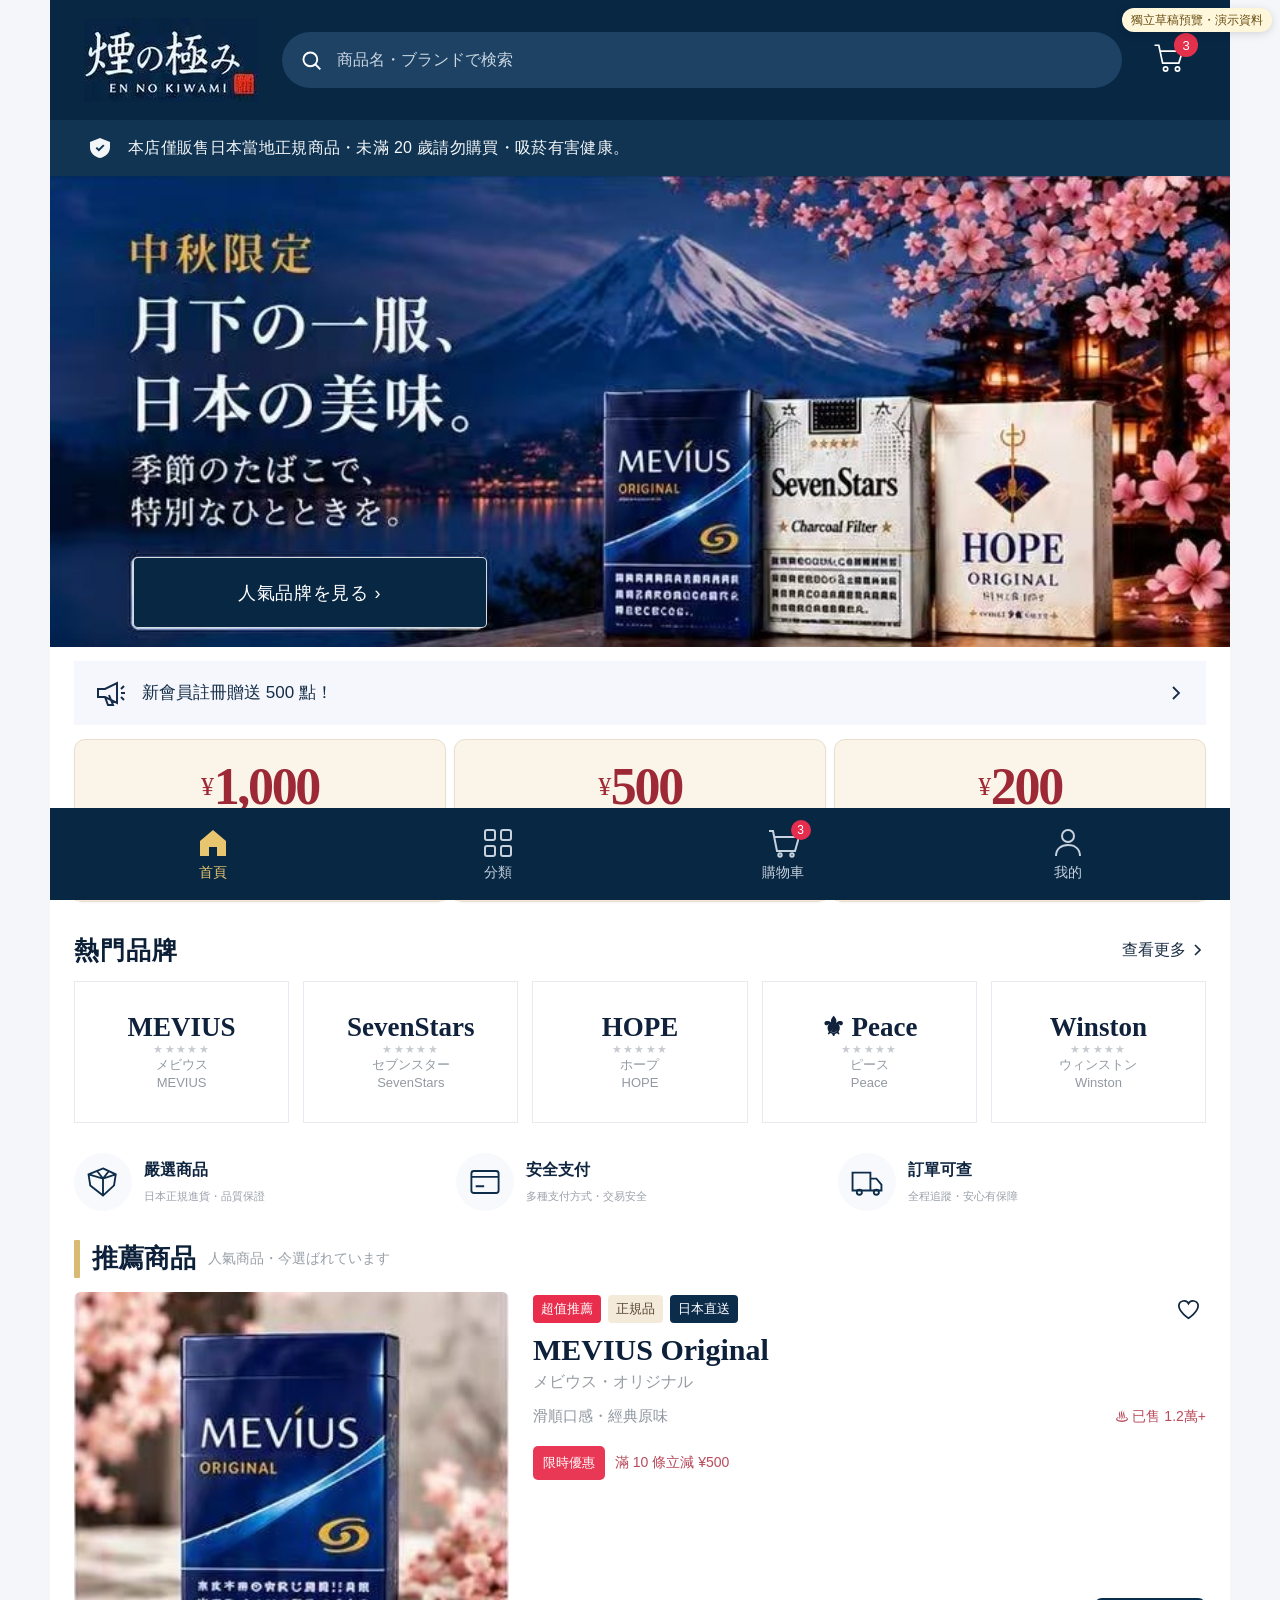
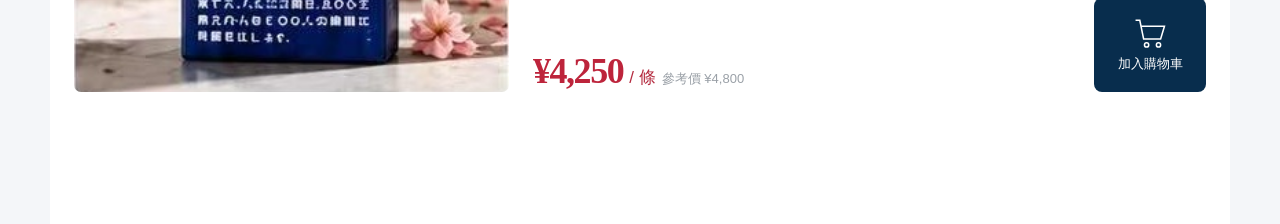
<file: previews/longyin-home-smoke-20261016/index.html>
<!doctype html>
<html lang="zh-Hant">
<head>
<meta charset="utf-8">
<meta name="viewport" content="width=device-width, initial-scale=1, viewport-fit=cover">
<meta name="theme-color" content="#082743">
<title>煙の極み｜TabakoJP｜草稿預覽</title>
<style>
:root{--navy:#082743;--navy2:#123a5e;--ink:#10253d;--muted:#89919b;--gold:#d9ba72;--red:#c91e3c;--paper:#fff;--line:#edf0f4;--coupon:#fbf4e8;--coupon-foot:#f6e6d8}
*{box-sizing:border-box}html{scroll-behavior:smooth}body{margin:0;background:#f4f6f9;color:var(--ink);font-family:-apple-system,BlinkMacSystemFont,"Hiragino Sans","Noto Sans TC","PingFang TC",sans-serif;-webkit-font-smoothing:antialiased}button,input{font:inherit}button{cursor:pointer}.store{width:100%;max-width:1180px;margin:0 auto;background:#fff;min-height:100vh;padding-bottom:calc(104px + env(safe-area-inset-bottom))}.topbar{background:var(--navy);padding:12px 24px 15px;display:grid;grid-template-columns:178px minmax(0,1fr) 54px;align-items:center;gap:20px;color:#fff}.logo{display:block;width:174px;height:84px;object-fit:contain}.search{height:56px;border-radius:30px;background:#1d4264;display:flex;align-items:center;padding:0 18px;gap:12px}.search svg{width:23px;height:23px;flex:none}.search input{color:#fff;background:transparent;border:0;outline:0;min-width:0;width:100%;font-size:16px}.search input::placeholder{color:#c9d6e2}.cart-top{position:relative;color:#fff;background:transparent;border:0;padding:8px}.cart-top svg{width:34px;height:34px}.badge{position:absolute;right:-2px;top:0;background:#e3314c;color:#fff;min-width:24px;height:24px;padding:0 6px;border-radius:20px;display:grid;place-items:center;font-size:13px}.notice{background:#103452;color:#f3f6f9;min-height:56px;padding:13px 30px;display:flex;align-items:center;gap:16px;font-size:16px;letter-spacing:.02em}.notice svg{width:24px;height:24px;flex:none}.hero{position:relative;overflow:hidden;background:#082743}.hero img{display:block;width:100%;height:auto;aspect-ratio:852/340;object-fit:cover}.hero-cta{position:absolute;left:7%;bottom:4%;width:30%;height:15%;display:grid;place-items:center;color:#fff;border:1px solid rgba(255,255,255,.84);background:var(--navy);border-radius:5px;padding:0;font-size:clamp(10px,2.6vw,18px);letter-spacing:.04em}.section{padding:16px 24px 0}.announcement{margin:14px 24px 0;min-height:64px;padding:0 20px;background:#f5f7fc;display:flex;align-items:center;gap:16px;color:#152d48;font-size:17px}.announcement svg{width:32px;height:32px;flex:none}.announcement .arrow{margin-left:auto;width:20px}.coupons{display:grid;grid-template-columns:repeat(3,minmax(0,1fr));gap:8px;padding:14px 24px 0}.coupon{position:relative;min-height:139px;border:1px solid #eadfce;border-radius:11px 11px 8px 8px;overflow:visible;background:var(--coupon);display:flex;flex-direction:column;align-items:center;justify-content:flex-start;padding:9px 5px 0;text-align:center;color:#3f3e38;box-shadow:0 1px 3px #21344a0c}.coupon::before,.coupon::after{content:"";position:absolute;z-index:2;top:67%;width:20px;height:20px;border-radius:50%;background:#fff;transform:translateY(-50%)}.coupon::before{left:-11px}.coupon::after{right:-11px}.coupon-amount{height:76px;display:flex;align-items:center;justify-content:center;color:#9d2936;font-family:Georgia,"Times New Roman",serif;font-size:clamp(29px,6vw,52px);font-weight:700;letter-spacing:-.045em;white-space:nowrap}.coupon-amount small{font-size:.5em;margin-right:2px;font-weight:500}.coupon-rule{font-family:Georgia,"Noto Serif TC",serif;font-size:clamp(12px,2.4vw,18px);white-space:nowrap;letter-spacing:.01em}.coupon-action{margin:9px -5px 0;width:calc(100% + 10px);height:43px;display:flex;align-items:center;justify-content:center;gap:8px;background:var(--coupon-foot);color:#a1645f;font-size:clamp(11px,2vw,16px);white-space:nowrap;border:0}.coupon-action svg{width:14px;height:14px}.section-head{display:flex;align-items:center;justify-content:space-between;margin:24px 24px 12px}.section-head h2{font-family:"Noto Serif TC",serif;font-size:25px;letter-spacing:.04em;color:#0b1f37;margin:0;font-weight:800}.more{border:0;background:none;color:#1a2d43;display:flex;align-items:center;gap:4px;padding:8px 0;font-size:16px}.more svg{width:16px}.brands{display:grid;grid-template-columns:repeat(5,minmax(0,1fr));gap:10px;padding:0 24px}.brand{min-height:120px;background:#fff;border:1px solid #e8eaf0;display:flex;flex-direction:column;align-items:center;justify-content:center;padding:10px 4px;color:#10213c}.brand b{font-family:Georgia,"Times New Roman",serif;font-size:clamp(17px,3.3vw,27px);font-weight:700;white-space:nowrap}.brand .stars{color:#c7cbd0;font-size:11px;letter-spacing:.12em;line-height:1.2}.brand span{color:#9299a2;font-size:13px;line-height:1.4;text-align:center}.brand .latin{font-size:13px}.services{display:grid;grid-template-columns:repeat(3,1fr);gap:14px;padding:24px 24px 0}.service{display:flex;align-items:center;gap:12px;min-width:0}.service-icon{width:58px;height:58px;border-radius:50%;background:#f7f9fc;display:grid;place-items:center;color:#0d2c49;flex:none}.service-icon svg{width:34px;height:34px}.service strong{display:block;color:#102640;font-size:16px;margin-bottom:5px;white-space:nowrap}.service small{color:#9aa1aa;font-size:11px;white-space:nowrap}.recommend{padding:0 24px}.rec-title{display:flex;align-items:center;gap:12px;margin:29px 0 14px}.rec-title::before{content:"";width:6px;height:38px;background:var(--gold);border-radius:1px}.rec-title h2{font-family:"Noto Serif TC",serif;font-size:26px;line-height:1;margin:0;color:#0c2039;white-space:nowrap}.rec-title span{color:#9aa0a8;font-size:14px;white-space:nowrap}.product{display:grid;grid-template-columns:minmax(0, .88fr) minmax(0,1.35fr);gap:18px;align-items:stretch;padding-bottom:16px}.product-photo{width:100%;height:100%;min-height:300px;max-height:400px;object-fit:cover;border-radius:7px;background:#f6f6f6}.product-info{min-width:0;display:flex;flex-direction:column}.product-top{display:flex;align-items:center;gap:7px;min-height:34px}.tag{padding:5px 8px;border-radius:4px;color:white;background:#e92e4d;font-size:13px;white-space:nowrap}.tag.cream{background:#f3ead9;color:#564632}.tag.navy{background:#0c2c4b}.heart{margin-left:auto;border:0;background:transparent;color:#10263f;padding:0 4px;display:grid;place-items:center}.heart svg{width:27px;height:27px}.product-name{font-family:Georgia,"Times New Roman","Noto Serif TC",serif;font-weight:700;font-size:25px;color:#0c2039;margin:6px 0 4px;line-height:1.2}.product-jp{font-size:16px;color:#979ca4;margin:0 0 9px}.product-detail{display:flex;align-items:center;justify-content:space-between;gap:8px;color:#8f969f;font-size:15px;min-height:30px}.sold{color:#b94b5b;white-space:nowrap;font-size:14px}.promo{display:flex;align-items:center;gap:10px;margin-top:14px;color:#b74b5b;font-size:14px;white-space:nowrap}.promo b{background:#e93856;color:#fff;padding:8px 10px;border-radius:5px;font-size:13px;font-weight:500}.purchase-row{margin-top:auto;display:grid;grid-template-columns:minmax(0,1fr) 112px;align-items:end;gap:9px;padding-top:15px}.prices{display:flex;align-items:baseline;gap:6px;min-width:0;white-space:nowrap}.price{font-family:Georgia,"Times New Roman",serif;font-size:clamp(25px,4vw,36px);font-weight:700;color:#bd243b;letter-spacing:-.04em}.per{color:#b52c40;font-size:17px}.reference{color:#9aa0a7;font-size:13px}.add-cart{height:94px;border:0;border-radius:8px;background:#082d4d;color:white;display:flex;flex-direction:column;align-items:center;justify-content:center;gap:5px;font-size:13px;white-space:nowrap}.add-cart svg{width:34px;height:34px}.bottom-nav{position:fixed;z-index:10;bottom:0;left:50%;transform:translateX(-50%);width:min(100%,1180px);min-height:88px;padding:12px 20px calc(12px + env(safe-area-inset-bottom));background:var(--navy);display:grid;grid-template-columns:repeat(4,1fr);color:#c7d2df}.nav-item{position:relative;border:0;background:transparent;color:inherit;display:flex;flex-direction:column;align-items:center;justify-content:center;gap:5px;font-size:14px;min-height:64px}.nav-item svg{width:32px;height:32px}.nav-item.active{color:#e7c66f}.nav-badge{position:absolute;top:0;left:calc(50% + 8px);height:20px;min-width:20px;padding:0 5px;background:#e52d4d;color:#fff;border-radius:12px;font-size:12px;display:grid;place-items:center}.toast{position:fixed;z-index:20;left:50%;bottom:calc(112px + env(safe-area-inset-bottom));transform:translate(-50%,12px);padding:11px 18px;border-radius:22px;background:#172a3d;color:#fff;font-size:14px;opacity:0;pointer-events:none;transition:.2s;white-space:nowrap}.toast.show{opacity:1;transform:translate(-50%,0)}.cart-drawer{position:fixed;z-index:30;inset:0;background:#06172860;display:none;align-items:flex-end;justify-content:center}.cart-drawer.open{display:flex}.cart-panel{width:min(100%,600px);background:#fff;border-radius:18px 18px 0 0;padding:24px 24px calc(28px + env(safe-area-inset-bottom));box-shadow:0 -12px 40px #00162b2b}.cart-panel-head{display:flex;justify-content:space-between;align-items:center;font-size:19px;font-weight:700}.cart-panel-head button{border:0;background:none;font-size:25px;color:#667}.cart-panel p{color:#717a85;line-height:1.7;margin:20px 0 0}
@media(min-width:900px){.topbar{padding:18px 34px}.notice{padding-left:38px}.hero img{aspect-ratio:852/340}.section-head{margin-top:30px}.brands{gap:14px}.brand{min-height:142px}.services{padding-top:30px}.product{grid-template-columns: minmax(300px,.84fr) minmax(0,1.3fr);gap:24px}.product-name{font-size:30px}.bottom-nav{min-height:92px}.store{padding-bottom:116px}}
@media(max-width:600px){body{background:#fff}.store{max-width:852px;padding-bottom:calc(92px + env(safe-area-inset-bottom))}.topbar{grid-template-columns:150px minmax(0,1fr) 42px;gap:10px;padding:8px 14px 10px}.logo{width:148px;height:72px}.search{height:46px;padding:0 13px;gap:8px}.search input{font-size:14px}.search svg{width:20px}.cart-top{padding:4px}.cart-top svg{width:31px;height:31px}.badge{min-width:20px;height:20px;font-size:11px}.notice{min-height:48px;padding:10px 18px;gap:11px;font-size:13px}.notice svg{width:21px;height:21px}.hero img{aspect-ratio:852/340}.hero-cta{font-size:clamp(9px,2.6vw,12px);padding:0;bottom:4%}.announcement{margin:12px 12px 0;min-height:52px;padding:0 14px;gap:10px;font-size:14px}.announcement svg{width:26px;height:26px}.coupons{padding:11px 12px 0;gap:6px}.coupon{min-height:107px;padding-top:4px;border-radius:9px 9px 6px 6px}.coupon::before,.coupon::after{width:15px;height:15px;top:67%}.coupon::before{left:-8px}.coupon::after{right:-8px}.coupon-amount{height:58px;font-size:clamp(30px,7.2vw,40px)}.coupon-rule{font-size:clamp(10px,2.9vw,13px)}.coupon-action{height:33px;margin-top:6px;font-size:clamp(10px,2.7vw,13px)}.coupon-action svg{width:12px;height:12px}.section-head{margin:19px 14px 10px}.section-head h2{font-size:22px}.more{font-size:14px}.brands{padding:0 12px;gap:7px}.brand{min-height:86px;padding:7px 2px}.brand b{font-size:clamp(13px,3.7vw,19px)}.brand .stars{font-size:8px}.brand span,.brand .latin{font-size:10px}.services{gap:5px;padding:17px 14px 0}.service{gap:6px}.service-icon{width:42px;height:42px}.service-icon svg{width:27px;height:27px}.service strong{font-size:12px;margin-bottom:3px}.service small{font-size:8px;letter-spacing:-.03em}.recommend{padding:0 12px}.rec-title{gap:8px;margin:22px 0 12px}.rec-title::before{height:31px;width:5px}.rec-title h2{font-size:22px}.rec-title span{font-size:11px}.product{grid-template-columns:minmax(0,.88fr) minmax(0,1.35fr);gap:10px;padding-bottom:12px}.product-photo{min-height:0;aspect-ratio:1/1;align-self:start;object-fit:cover}.product-top{gap:4px;min-height:26px}.tag{font-size:10px;padding:4px 5px}.heart svg{width:22px;height:22px}.product-name{font-size:clamp(16px,4.6vw,21px);margin:5px 0 3px}.product-jp{font-size:12px;margin-bottom:6px}.product-detail{font-size:12px;min-height:24px}.sold{font-size:11px}.promo{gap:6px;margin-top:9px;font-size:11px}.promo b{padding:6px 7px;font-size:10px}.purchase-row{grid-template-columns:minmax(0,1fr) 74px;gap:5px;padding-top:10px}.prices{gap:4px}.price{font-size:clamp(22px,6.7vw,29px)}.per{font-size:13px}.reference{font-size:10px}.add-cart{height:70px;border-radius:6px;font-size:10px;gap:3px}.add-cart svg{width:28px;height:28px}.bottom-nav{min-height:78px;padding:8px 10px calc(9px + env(safe-area-inset-bottom))}.nav-item{min-height:58px;gap:3px;font-size:12px}.nav-item svg{width:27px;height:27px}.nav-badge{top:0;height:17px;min-width:17px;font-size:10px}.toast{bottom:calc(94px + env(safe-area-inset-bottom));font-size:13px}.cart-panel{padding-left:18px;padding-right:18px}}
@media(max-width:360px){.topbar{grid-template-columns:124px minmax(0,1fr) 34px;padding-left:10px;padding-right:10px}.logo{width:124px}.search{height:42px}.search input{font-size:12px}.product{gap:7px}.purchase-row{grid-template-columns:minmax(0,1fr) 66px}.reference{font-size:9px}.price{font-size:21px}.per{font-size:12px}.add-cart{height:65px}}

/* Draft refinement: retain PC styling; reserve real mobile hit areas and price space. */
.cart-label-tail{display:inline}
@media(max-width:600px){
  /* The transparent top border enlarges the real button without moving its visible band. */
  .coupon-action{height:44px;min-height:44px;flex-shrink:0;margin-top:-5px;border-top:11px solid transparent;background-clip:padding-box}
  /* Position the larger target independently of the tag row's visual height. */
  .product-top{position:relative;padding-right:44px}
  .heart{position:absolute;right:0;top:50%;transform:translateY(-50%);margin:0;width:44px;height:44px;min-width:44px;min-height:44px}
  .heart svg{transform:translateX(7px)}
  .prices{flex-wrap:wrap;row-gap:3px}
  .prices>*{flex:none}
}
@media(max-width:450px){
  .purchase-row{grid-template-columns:minmax(0,1fr) 44px}
  .add-cart{min-width:44px;white-space:normal;line-height:1.2}
  .cart-label-tail{display:block}
}

</style>
<meta name="robots" content="noindex"><style>.draft-ribbon{position:fixed;z-index:100;right:8px;top:8px;padding:5px 9px;border-radius:14px;background:#fff7db;color:#684e12;font:12px/1.2 sans-serif;box-shadow:0 2px 8px #0002;pointer-events:none}</style></head>
<body><div class="draft-ribbon">獨立草稿預覽・演示資料</div>
<main class="store" id="home">
<header class="topbar">
  <img class="logo" src="assets/brand-logo.jpg" alt="煙の極み EN NO KIWAMI">
  <form class="search" id="searchForm" role="search">
    <svg viewBox="0 0 24 24" fill="none" stroke="currentColor" stroke-width="2"><circle cx="10.8" cy="10.8" r="7.2"/><path d="m16.2 16.2 5 5"/></svg>
    <input id="searchInput" type="search" placeholder="商品名・ブランドで検索" aria-label="商品名・品牌搜尋">
  </form>
  <button class="cart-top" type="button" data-cart aria-label="購物車">
    <svg viewBox="0 0 40 40" fill="none" stroke="currentColor" stroke-width="2"><path d="M3 5h5l4.5 21h19L36 12H10"/><circle cx="16" cy="33" r="2.5"/><circle cx="30" cy="33" r="2.5"/></svg><span class="badge cart-count">3</span>
  </button>
</header>
<div class="notice"><svg viewBox="0 0 24 24" fill="currentColor"><path d="M12 2 2 6v5c0 6 4.2 9.8 10 11 5.8-1.2 10-5 10-11V6L12 2zm-1.2 13.5-3.2-3.2 1.4-1.4 1.8 1.8 4.3-4.3 1.4 1.4-5.7 5.7z"/></svg><span>本店僅販售日本當地正規商品・未滿 20 歲請勿購買・吸菸有害健康。</span></div>
<section class="hero" aria-label="中秋限定主視覺"><img src="assets/hero-seasonal.jpg" alt="中秋夜色、富士山與人氣品牌商品"><button class="hero-cta" type="button" data-scroll="brands">人氣品牌を見る ›</button></section>
<div class="announcement"><svg viewBox="0 0 32 32" fill="none" stroke="currentColor" stroke-width="2"><path d="M4 12h7l12-6v20l-12-6H4zM11 20l3 8h5l-4-10M27 12l3-3M27 20l3 3M27 16h4"/></svg><span>新會員註冊贈送 500 點！</span><svg class="arrow" viewBox="0 0 20 20" fill="none" stroke="currentColor" stroke-width="1.8"><path d="m7 4 6 6-6 6"/></svg></div>
<section class="coupons" aria-label="優惠券">
  <article class="coupon"><div class="coupon-amount"><small>¥</small>1,000</div><div class="coupon-rule">滿10000日圓可用</div><button class="coupon-action" data-coupon="¥1,000 優惠券">立即領取優惠券 <svg viewBox="0 0 16 16" fill="none" stroke="currentColor" stroke-width="1.7"><path d="m5 3 5 5-5 5"/></svg></button></article>
  <article class="coupon"><div class="coupon-amount"><small>¥</small>500</div><div class="coupon-rule">滿5000日圓可用</div><button class="coupon-action" data-coupon="¥500 優惠券">立即領取優惠券 <svg viewBox="0 0 16 16" fill="none" stroke="currentColor" stroke-width="1.7"><path d="m5 3 5 5-5 5"/></svg></button></article>
  <article class="coupon"><div class="coupon-amount"><small>¥</small>200</div><div class="coupon-rule">滿2000日圓可用</div><button class="coupon-action" data-coupon="¥200 優惠券">立即領取優惠券 <svg viewBox="0 0 16 16" fill="none" stroke="currentColor" stroke-width="1.7"><path d="m5 3 5 5-5 5"/></svg></button></article>
</section>
<section id="brands">
  <div class="section-head"><h2>熱門品牌</h2><button class="more" type="button" data-toast="更多品牌正在整理中">查看更多 <svg viewBox="0 0 16 16" fill="none" stroke="currentColor" stroke-width="1.7"><path d="m5 3 5 5-5 5"/></svg></button></div>
  <div class="brands">
    <button class="brand" type="button" data-brand="MEVIUS"><b>MEVIUS</b><span class="stars">★★★★★</span><span>メビウス</span><span class="latin">MEVIUS</span></button>
    <button class="brand" type="button" data-brand="SevenStars"><b>SevenStars</b><span class="stars">★★★★★</span><span>セブンスター</span><span class="latin">SevenStars</span></button>
    <button class="brand" type="button" data-brand="HOPE"><b>HOPE</b><span class="stars">★★★★★</span><span>ホープ</span><span class="latin">HOPE</span></button>
    <button class="brand" type="button" data-brand="Peace"><b>⚜ Peace</b><span class="stars">★★★★★</span><span>ピース</span><span class="latin">Peace</span></button>
    <button class="brand" type="button" data-brand="Winston"><b>Winston</b><span class="stars">★★★★★</span><span>ウィンストン</span><span class="latin">Winston</span></button>
  </div>
</section>
<section class="services" aria-label="服務承諾">
  <div class="service"><span class="service-icon"><svg viewBox="0 0 40 40" fill="none" stroke="currentColor" stroke-width="2.2"><path d="m20 4 15 7-2 13-13 12L5 24 3 11zM3 11l17 5 15-5M20 16v20M13 7l7 9 7-9"/></svg></span><div><strong>嚴選商品</strong><small>日本正規進貨・品質保證</small></div></div>
  <div class="service"><span class="service-icon"><svg viewBox="0 0 40 40" fill="none" stroke="currentColor" stroke-width="2.2"><rect x="4" y="7" width="32" height="26" rx="3"/><path d="M4 14h32M9 25h10"/></svg></span><div><strong>安全支付</strong><small>多種支付方式・交易安全</small></div></div>
  <div class="service"><span class="service-icon"><svg viewBox="0 0 40 40" fill="none" stroke="currentColor" stroke-width="2.2"><path d="M3 9h21v21H3zM24 16h7l6 7v7H24z"/><circle cx="11" cy="32" r="3"/><circle cx="31" cy="32" r="3"/></svg></span><div><strong>訂單可查</strong><small>全程追蹤・安心有保障</small></div></div>
</section>
<section class="recommend" id="recommend">
  <div class="rec-title"><h2>推薦商品</h2><span>人氣商品・今選ばれています</span></div>
  <article class="product">
    <img class="product-photo" src="assets/mevius-original-product.jpg" alt="MEVIUS Original 商品照片">
    <div class="product-info">
      <div class="product-top"><span class="tag">超值推薦</span><span class="tag cream">正規品</span><span class="tag navy">日本直送</span><button class="heart" type="button" aria-label="加入收藏"><svg viewBox="0 0 28 28" fill="none" stroke="currentColor" stroke-width="1.8"><path d="M14 24s-10-6.2-10-13a5.3 5.3 0 0 1 10-2 5.3 5.3 0 0 1 10 2c0 6.8-10 13-10 13Z"/></svg></button></div>
      <h3 class="product-name">MEVIUS Original</h3><p class="product-jp">メビウス・オリジナル</p>
      <div class="product-detail"><span>滑順口感・經典原味</span><span class="sold">♨ 已售 1.2萬+</span></div>
      <div class="promo"><b>限時優惠</b><span>滿 10 條立減 ¥500</span></div>
      <div class="purchase-row"><div class="prices"><strong class="price">¥4,250</strong><span class="per">/ 條</span><span class="reference">參考價 ¥4,800</span></div><button class="add-cart" type="button"><svg viewBox="0 0 40 40" fill="none" stroke="currentColor" stroke-width="1.8"><path d="M3 5h5l4.5 22h20L37 12H10"/><circle cx="16" cy="34" r="2.5"/><circle cx="30" cy="34" r="2.5"/></svg><span>加入<span class="cart-label-tail">購物車</span></span></button></div>
    </div>
  </article>
</section>
</main>
<nav class="bottom-nav" aria-label="主要導覽">
  <button class="nav-item active" type="button" data-nav="home"><svg viewBox="0 0 32 32" fill="currentColor"><path d="m3 14 13-11 13 11v15h-9v-9h-8v9H3z"/></svg><span>首頁</span></button>
  <button class="nav-item" type="button" data-nav="brands"><svg viewBox="0 0 32 32" fill="none" stroke="currentColor" stroke-width="2"><rect x="3" y="3" width="10" height="10" rx="2"/><rect x="19" y="3" width="10" height="10" rx="2"/><rect x="3" y="19" width="10" height="10" rx="2"/><rect x="19" y="19" width="10" height="10" rx="2"/></svg><span>分類</span></button>
  <button class="nav-item" type="button" data-cart><span class="nav-badge cart-count">3</span><svg viewBox="0 0 32 32" fill="none" stroke="currentColor" stroke-width="2"><path d="M2 4h4l4 20h18l4-14H8"/><circle cx="13" cy="28" r="1.7"/><circle cx="25" cy="28" r="1.7"/></svg><span>購物車</span></button>
  <button class="nav-item" type="button" data-toast="會員中心尚未接入"><svg viewBox="0 0 32 32" fill="none" stroke="currentColor" stroke-width="2"><circle cx="16" cy="9" r="6"/><path d="M4 29c0-7 5-11 12-11s12 4 12 11"/></svg><span>我的</span></button>
</nav>
<div class="toast" id="toast" role="status" aria-live="polite"></div>
<div class="cart-drawer" id="cartDrawer" role="dialog" aria-modal="true" aria-labelledby="cartTitle"><div class="cart-panel"><div class="cart-panel-head"><span id="cartTitle">購物車</span><button type="button" data-close aria-label="關閉">×</button></div><p>購物車內商品 <strong id="cartLineCount">3</strong> 件<br>此原型以演示資料呈現，不會建立真實訂單。</p></div></div>
<script>
(() => {
  let cartCount=3;
  const toast=document.getElementById('toast');
  let toastTimer;
  function showToast(message){toast.textContent=message;toast.classList.add('show');clearTimeout(toastTimer);toastTimer=setTimeout(()=>toast.classList.remove('show'),2100)}
  function setCart(){document.querySelectorAll('.cart-count').forEach(x=>x.textContent=cartCount);document.getElementById('cartLineCount').textContent=cartCount}
  document.querySelectorAll('[data-cart]').forEach(b=>b.addEventListener('click',()=>document.getElementById('cartDrawer').classList.add('open')));
  document.querySelector('[data-close]').addEventListener('click',()=>document.getElementById('cartDrawer').classList.remove('open'));
  document.getElementById('cartDrawer').addEventListener('click',e=>{if(e.target.id==='cartDrawer')e.currentTarget.classList.remove('open')});
  document.querySelector('.add-cart').addEventListener('click',()=>{cartCount++;setCart();showToast('已加入購物車')});
  document.querySelectorAll('[data-coupon]').forEach(b=>b.addEventListener('click',()=>{b.innerHTML='已領取';b.disabled=true;showToast('優惠券已領取') }));
  document.querySelector('.heart').addEventListener('click',e=>{const b=e.currentTarget;b.classList.toggle('saved');b.style.color=b.classList.contains('saved')?'#d72c4b':'';b.querySelector('svg').style.fill=b.classList.contains('saved')?'#d72c4b':'none';showToast(b.classList.contains('saved')?'已加入收藏':'已取消收藏')});
  document.querySelectorAll('[data-brand]').forEach(b=>b.addEventListener('click',()=>{document.getElementById('recommend').scrollIntoView({behavior:'smooth',block:'center'});showToast('已選擇 '+b.dataset.brand)}));
  document.querySelectorAll('[data-scroll]').forEach(b=>b.addEventListener('click',()=>document.getElementById(b.dataset.scroll).scrollIntoView({behavior:'smooth'})));
  document.querySelectorAll('[data-nav]').forEach(b=>b.addEventListener('click',()=>{document.querySelectorAll('[data-nav]').forEach(x=>x.classList.remove('active'));b.classList.add('active');const target=b.dataset.nav==='home'?'home':'brands';document.getElementById(target).scrollIntoView({behavior:'smooth',block:'start'})}));
  document.querySelectorAll('[data-toast]').forEach(b=>b.addEventListener('click',()=>showToast(b.dataset.toast)));
  document.getElementById('searchForm').addEventListener('submit',e=>{e.preventDefault();const q=document.getElementById('searchInput').value.trim();if(!q){showToast('請輸入商品名或品牌');return}document.getElementById('recommend').scrollIntoView({behavior:'smooth',block:'center'});showToast('搜尋：'+q+'（演示資料）')});
  setCart();
})();
</script>
</body>
</html>
</file>
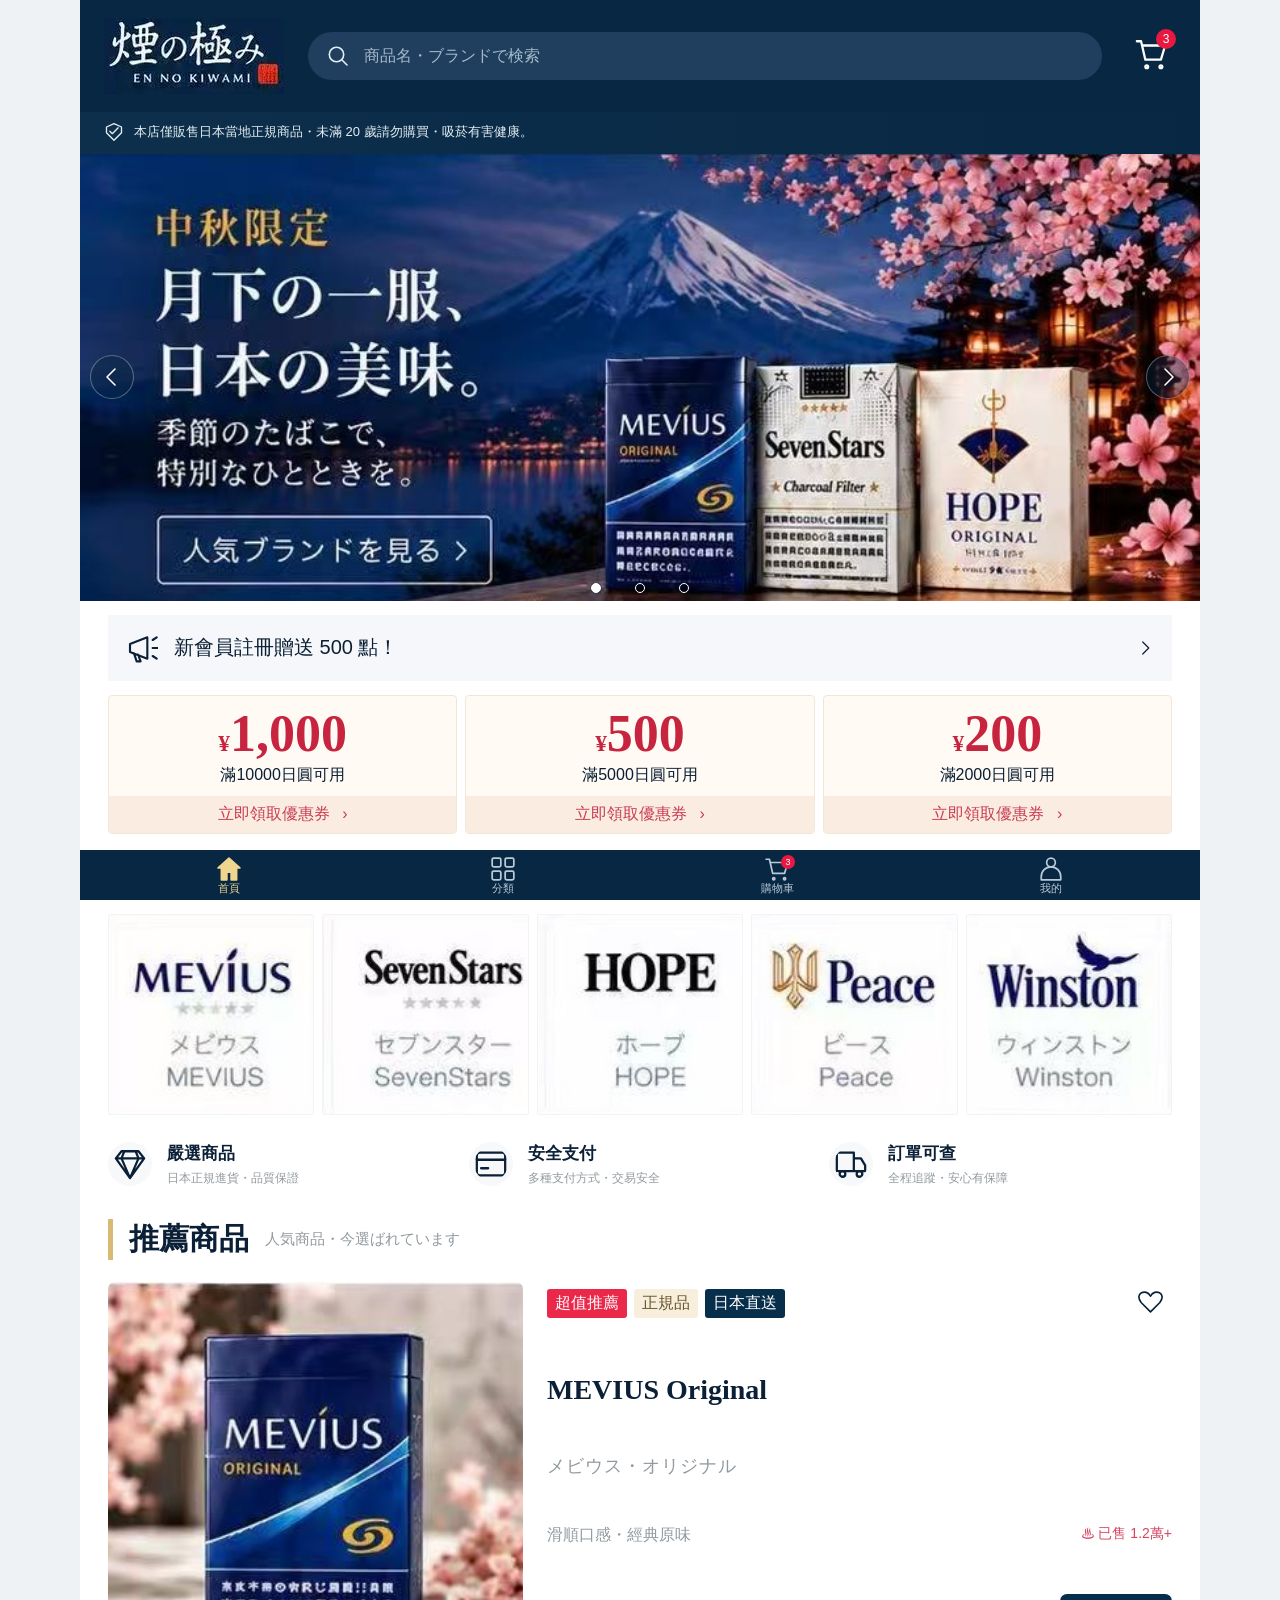
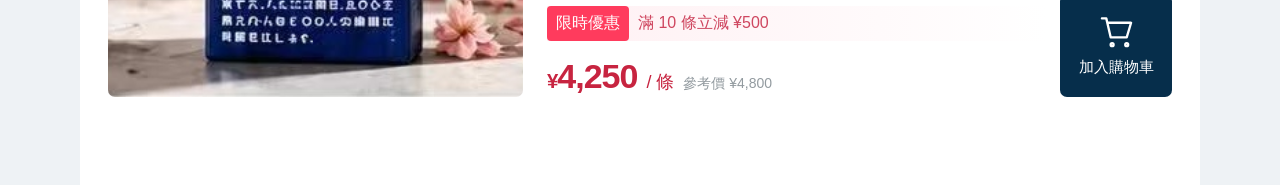
<file: previews/longyin-home-v1-adjustment-20261017-r01/index.html>
<!doctype html><html lang="zh-Hant"><head><meta charset="utf-8"><meta name="viewport" content="width=device-width,initial-scale=1,viewport-fit=cover"><meta name="description" content="煙の極み首頁"><title>煙の極み｜首頁</title><link rel="stylesheet" href="styles.css"><link rel="stylesheet" href="adjustments.css"></head><body>
<svg class="icon-defs" aria-hidden="true" xmlns="http://www.w3.org/2000/svg"><defs>
<symbol id="i-search" viewBox="0 0 24 24"><circle cx="10.5" cy="10.5" r="7.2"/><path d="m16 16 5 5"/></symbol><symbol id="i-cart" viewBox="0 0 24 24"><path d="M2 3h3l3 13h11l3-10H6"/><circle cx="9" cy="21" r="1"/><circle cx="19" cy="21" r="1"/></symbol><symbol id="i-home" viewBox="0 0 24 24"><path d="m2 11 10-9 10 9h-3v11h-5v-7h-4v7H5V11Z"/></symbol><symbol id="i-grid" viewBox="0 0 24 24"><rect x="2" y="2" width="8" height="8" rx="1.5"/><rect x="14" y="2" width="8" height="8" rx="1.5"/><rect x="2" y="14" width="8" height="8" rx="1.5"/><rect x="14" y="14" width="8" height="8" rx="1.5"/></symbol><symbol id="i-user" viewBox="0 0 24 24"><circle cx="12" cy="6" r="4"/><path d="M3 22v-3a9 9 0 0 1 18 0v3Z"/></symbol><symbol id="i-heart" viewBox="0 0 24 24"><path d="M12 21 3 12C-4 3 8-2 12 6c4-8 16-3 9 6Z"/></symbol><symbol id="i-arrow" viewBox="0 0 24 24"><path d="m9 4 8 8-8 8"/></symbol><symbol id="i-shield" viewBox="0 0 24 24"><path d="m12 2 9 4v7l-9 9-9-9V6Z"/><path d="m7 11 3 3 7-7"/></symbol><symbol id="i-sound" viewBox="0 0 24 24"><path d="m3 9 13-5v16L3 15ZM6 16l2 6h3l-2-5M20 6l3-2M20 12h4M20 18l3 2"/></symbol><symbol id="i-gem" viewBox="0 0 24 24"><path d="m2 8 4-5h12l4 5-10 14ZM2 8h20M8 3 6 8l6 14 6-14-2-5"/></symbol><symbol id="i-card" viewBox="0 0 24 24"><rect x="2" y="4" width="20" height="16" rx="2"/><path d="M2 9h20M5 15h5"/></symbol><symbol id="i-truck" viewBox="0 0 24 24"><path d="M2 17V4h12v13M14 8h5l3 5v4h-8M3 17h19"/><circle cx="6" cy="19" r="2"/><circle cx="18" cy="19" r="2"/></symbol></defs></svg>

<div class="site-shell"><header class="site-header"><div class="header-inner"><a class="brand-link" href="#home" aria-label="煙の極み首頁"><img src="assets/brand-logo.jpg" alt="煙の極み EN NO KIWAMI"></a><form id="search-form" class="search-form" role="search"><svg class="icon"><use href="#i-search"/></svg><input id="search-input" type="search" placeholder="商品名・ブランドで検索" aria-label="搜尋商品或品牌"><button type="submit" class="sr-only">搜尋</button></form><button class="header-cart icon-button" data-action="cart" aria-label="查看購物車"><svg class="icon"><use href="#i-cart"/></svg><span class="badge" data-cart-count>3</span></button></div><div class="legal"><svg class="icon"><use href="#i-shield"/></svg><span>本店僅販售日本當地正規商品・未滿 20 歲請勿購買・吸菸有害健康。</span></div></header>
<main id="home"><section class="hero" id="home-carousel" aria-label="首頁廣告" aria-roledescription="輪播" data-active-slide="0">
<div class="hero-track">
<a class="hero-slide" href="#brands" aria-label="中秋限定・查看人氣品牌"><img src="assets/ad-01.jpg" alt="中秋限定，月下の一服、日本の美味。富士山與櫻花，以及 MEVIUS、SevenStars、HOPE。" draggable="false"></a>
<a class="hero-slide" href="#recommendations" aria-label="MEVIUS Original・查看推薦商品" aria-hidden="true" inert><img src="assets/ad-02.svg" alt="MEVIUS Original メビウス・オリジナル" draggable="false"></a>
<a class="hero-slide" href="#brands" aria-label="日本經典品牌" aria-hidden="true" inert><img src="assets/ad-03.svg" alt="日本の定番。人気ブランド。SevenStars 與 HOPE。" draggable="false"></a>
</div>
<button class="carousel-arrow previous" type="button" data-slide-step="-1" aria-label="上一張廣告"><svg class="icon"><use href="#i-arrow"/></svg></button>
<button class="carousel-arrow next" type="button" data-slide-step="1" aria-label="下一張廣告"><svg class="icon"><use href="#i-arrow"/></svg></button>
<div class="carousel-dots" aria-label="選擇廣告"><button class="carousel-dot" type="button" data-slide-to="0" aria-label="廣告 1" aria-pressed="true"></button><button class="carousel-dot" type="button" data-slide-to="1" aria-label="廣告 2" aria-pressed="false"></button><button class="carousel-dot" type="button" data-slide-to="2" aria-label="廣告 3" aria-pressed="false"></button></div>
</section>
<div class="content"><button class="announcement" data-action="register"><svg class="icon"><use href="#i-sound"/></svg><span>新會員註冊贈送 500 點！</span><svg class="icon arrow"><use href="#i-arrow"/></svg></button>
<section class="coupons" aria-label="優惠券"><button class="coupon" data-coupon="1000"><strong><small>¥</small>1,000</strong><span>滿10000日圓可用</span><em>立即領取優惠券 <span>›</span></em></button><button class="coupon" data-coupon="500"><strong><small>¥</small>500</strong><span>滿5000日圓可用</span><em>立即領取優惠券 <span>›</span></em></button><button class="coupon" data-coupon="200"><strong><small>¥</small>200</strong><span>滿2000日圓可用</span><em>立即領取優惠券 <span>›</span></em></button></section>
<section class="brands-section" id="brands"><div class="section-head"><h1>熱門品牌</h1><button data-action="brands">查看更多 <svg class="icon"><use href="#i-arrow"/></svg></button></div><div class="brand-grid">
<button data-brand="MEVIUS" aria-label="MEVIUS 品牌"><img src="assets/brand-mevius.jpg" alt="MEVIUS"></button><button data-brand="SevenStars" aria-label="SevenStars 品牌"><img src="assets/brand-sevenstars.jpg" alt="SevenStars"></button><button data-brand="HOPE" aria-label="HOPE 品牌"><img src="assets/brand-hope.jpg" alt="HOPE"></button><button data-brand="Peace" aria-label="Peace 品牌"><img src="assets/brand-peace.jpg" alt="Peace"></button><button data-brand="Winston" aria-label="Winston 品牌"><img src="assets/brand-winston.jpg" alt="Winston"></button></div></section>
<section class="service-strip" aria-label="服務說明"><div><svg class="icon"><use href="#i-gem"/></svg><p><strong>嚴選商品</strong><small>日本正規進貨・品質保證</small></p></div><div><svg class="icon"><use href="#i-card"/></svg><p><strong>安全支付</strong><small>多種支付方式・交易安全</small></p></div><div><svg class="icon"><use href="#i-truck"/></svg><p><strong>訂單可查</strong><small>全程追蹤・安心有保障</small></p></div></section>
<section class="recommendations" id="recommendations"><div class="recommend-title"><h2>推薦商品</h2><span>人気商品・今選ばれています</span></div><article class="product-card"><button class="product-image" data-action="product" aria-label="查看 MEVIUS Original 詳情"><img src="assets/mevius-original.jpg" alt="MEVIUS Original 藍色包裝，正面展示"></button><div class="product-info"><div class="product-top"><div class="tags"><span class="tag red">超值推薦</span><span class="tag beige">正規品</span><span class="tag navy">日本直送</span></div><button id="favorite" class="favorite icon-button" aria-pressed="false" aria-label="加入收藏"><svg class="icon"><use href="#i-heart"/></svg></button></div><button class="product-name" data-action="product"><h3>MEVIUS Original</h3></button><p class="japanese">メビウス・オリジナル</p><div class="product-description"><span>滑順口感・經典原味</span><span class="sold">♨ 已售 1.2萬+</span></div><div class="buy-row"><div class="offer-price"><div class="offer"><b>限時優惠</b><span>滿 10 條立減 ¥500</span></div><div class="price"><strong><small>¥</small>4,250</strong><span>/ 條</span><del>參考價 ¥4,800</del></div></div><button class="add-to-cart" id="add-to-cart"><svg class="icon"><use href="#i-cart"/></svg><span>加入購物車</span></button></div></div></article></section>
</div></main><nav class="bottom-nav" aria-label="商城導航">
<button class="active" data-nav="home" aria-current="page"><span class="nav-item-square"><span class="nav-icon-wrap"><svg class="icon"><use href="#i-home"/></svg></span><span class="nav-label">首頁</span></span></button>
<button data-nav="categories"><span class="nav-item-square"><span class="nav-icon-wrap"><svg class="icon"><use href="#i-grid"/></svg></span><span class="nav-label">分類</span></span></button>
<button data-nav="cart"><span class="nav-item-square"><span class="nav-icon-wrap"><svg class="icon"><use href="#i-cart"/></svg><span class="badge" data-cart-count>3</span></span><span class="nav-label">購物車</span></span></button>
<button data-nav="account"><span class="nav-item-square"><span class="nav-icon-wrap"><svg class="icon"><use href="#i-user"/></svg></span><span class="nav-label">我的</span></span></button>
</nav></div>
<div class="toast" id="toast" role="status" aria-live="polite" hidden></div><dialog id="demo-dialog" aria-labelledby="dialog-title"><div class="dialog-head"><h2 id="dialog-title"></h2><button id="dialog-close" aria-label="關閉">×</button></div><div id="dialog-body"></div><button id="dialog-done" class="dialog-done">知道了</button></dialog><script src="app.js"></script></body></html>
</file>
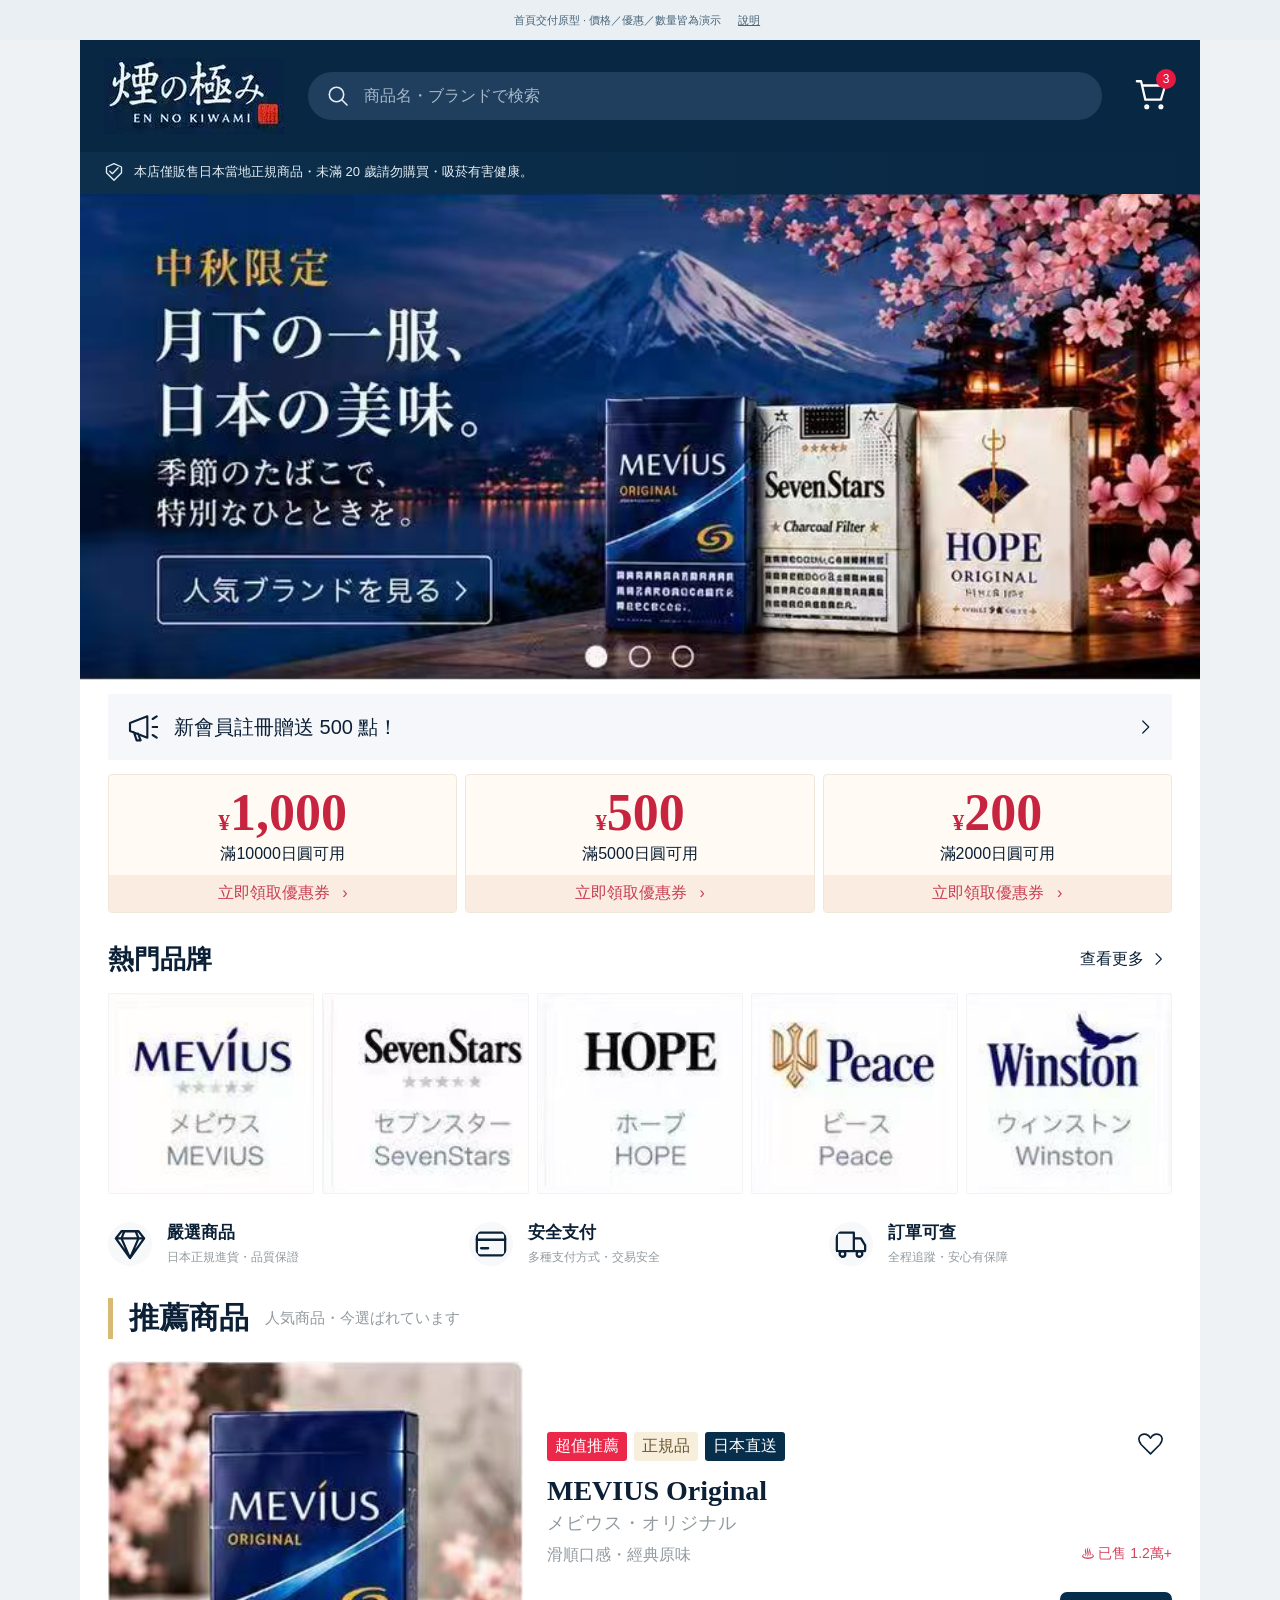
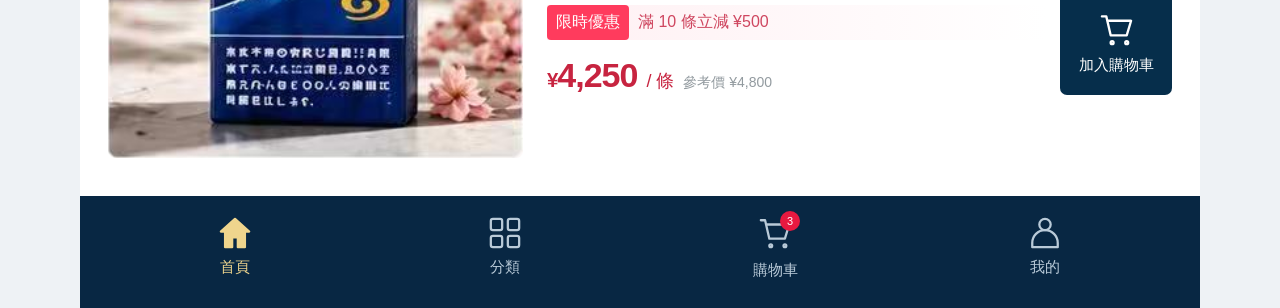
<file: deliveries/TJP-HOME-20261014-master-001/v1.0.0/index.html>
<!doctype html><html lang="zh-Hant"><head><meta charset="utf-8"><meta name="viewport" content="width=device-width,initial-scale=1"><meta name="description" content="煙の極み首頁母版交付原型。演示資料，未接入商城。"><title>煙の極み｜首頁母版原型</title><link rel="stylesheet" href="styles.css"></head><body>
<svg class="icon-defs" aria-hidden="true" xmlns="http://www.w3.org/2000/svg"><defs>
<symbol id="i-search" viewBox="0 0 24 24"><circle cx="10.5" cy="10.5" r="7.2"/><path d="m16 16 5 5"/></symbol><symbol id="i-cart" viewBox="0 0 24 24"><path d="M2 3h3l3 13h11l3-10H6"/><circle cx="9" cy="21" r="1"/><circle cx="19" cy="21" r="1"/></symbol><symbol id="i-home" viewBox="0 0 24 24"><path d="m2 11 10-9 10 9h-3v11h-5v-7h-4v7H5V11Z"/></symbol><symbol id="i-grid" viewBox="0 0 24 24"><rect x="2" y="2" width="8" height="8" rx="1.5"/><rect x="14" y="2" width="8" height="8" rx="1.5"/><rect x="2" y="14" width="8" height="8" rx="1.5"/><rect x="14" y="14" width="8" height="8" rx="1.5"/></symbol><symbol id="i-user" viewBox="0 0 24 24"><circle cx="12" cy="6" r="4"/><path d="M3 22v-3a9 9 0 0 1 18 0v3Z"/></symbol><symbol id="i-heart" viewBox="0 0 24 24"><path d="M12 21 3 12C-4 3 8-2 12 6c4-8 16-3 9 6Z"/></symbol><symbol id="i-arrow" viewBox="0 0 24 24"><path d="m9 4 8 8-8 8"/></symbol><symbol id="i-shield" viewBox="0 0 24 24"><path d="m12 2 9 4v7l-9 9-9-9V6Z"/><path d="m7 11 3 3 7-7"/></symbol><symbol id="i-sound" viewBox="0 0 24 24"><path d="m3 9 13-5v16L3 15ZM6 16l2 6h3l-2-5M20 6l3-2M20 12h4M20 18l3 2"/></symbol><symbol id="i-gem" viewBox="0 0 24 24"><path d="m2 8 4-5h12l4 5-10 14ZM2 8h20M8 3 6 8l6 14 6-14-2-5"/></symbol><symbol id="i-card" viewBox="0 0 24 24"><rect x="2" y="4" width="20" height="16" rx="2"/><path d="M2 9h20M5 15h5"/></symbol><symbol id="i-truck" viewBox="0 0 24 24"><path d="M2 17V4h12v13M14 8h5l3 5v4h-8M3 17h19"/><circle cx="6" cy="19" r="2"/><circle cx="18" cy="19" r="2"/></symbol></defs></svg>
<div class="prototype-notice">首頁交付原型 · 價格／優惠／數量皆為演示　<button id="about">說明</button></div>
<div class="site-shell"><header class="site-header"><div class="header-inner"><a class="brand-link" href="#home" aria-label="煙の極み首頁"><svg viewBox="20 74 180 76" role="img" aria-label="煙の極み EN NO KIWAMI"><image href="assets/master.jpeg" width="852" height="1846"/></svg></a><form id="search-form" class="search-form" role="search"><svg class="icon"><use href="#i-search"/></svg><input id="search-input" type="search" placeholder="商品名・ブランドで検索" aria-label="搜尋商品或品牌"><button type="submit" class="sr-only">搜尋</button></form><button class="header-cart icon-button" data-action="cart" aria-label="查看示範購物車"><svg class="icon"><use href="#i-cart"/></svg><span class="badge" data-cart-count>3</span></button></div><div class="legal"><svg class="icon"><use href="#i-shield"/></svg><span>本店僅販售日本當地正規商品・未滿 20 歲請勿購買・吸菸有害健康。</span></div></header>
<main id="home"><section class="hero" aria-label="中秋限定主廣告"><svg viewBox="0 210 852 370" role="img" aria-label="中秋限定，月下の一服、日本の美味。富士山與櫻花，MEVIUS、SevenStars及HOPE包裝。"><image href="assets/master.jpeg" width="852" height="1846"/></svg><button class="hero-hotspot" data-action="brands" aria-label="查看人氣品牌"><span class="sr-only">人氣品牌を見る</span></button></section>
<div class="content"><button class="announcement" data-action="register"><svg class="icon"><use href="#i-sound"/></svg><span>新會員註冊贈送 500 點！</span><svg class="icon arrow"><use href="#i-arrow"/></svg></button>
<section class="coupons" aria-label="優惠券"><button class="coupon" data-coupon="1000"><strong><small>¥</small>1,000</strong><span>滿10000日圓可用</span><em>立即領取優惠券 <span>›</span></em></button><button class="coupon" data-coupon="500"><strong><small>¥</small>500</strong><span>滿5000日圓可用</span><em>立即領取優惠券 <span>›</span></em></button><button class="coupon" data-coupon="200"><strong><small>¥</small>200</strong><span>滿2000日圓可用</span><em>立即領取優惠券 <span>›</span></em></button></section>
<section class="brands-section" id="brands"><div class="section-head"><h1>熱門品牌</h1><button data-action="brands">查看更多 <svg class="icon"><use href="#i-arrow"/></svg></button></div><div class="brand-grid">
<button data-brand="MEVIUS" aria-label="MEVIUS 品牌"><svg viewBox="27 900 149 145" role="img" aria-label="MEVIUS メビウス"><image href="assets/master.jpeg" width="852" height="1846"/></svg></button><button data-brand="SevenStars" aria-label="SevenStars 品牌"><svg viewBox="182 900 149 145" role="img" aria-label="SevenStars セブンスター"><image href="assets/master.jpeg" width="852" height="1846"/></svg></button><button data-brand="HOPE" aria-label="HOPE 品牌"><svg viewBox="348 900 149 145" role="img" aria-label="HOPE ホープ"><image href="assets/master.jpeg" width="852" height="1846"/></svg></button><button data-brand="Peace" aria-label="Peace 品牌"><svg viewBox="515 900 149 145" role="img" aria-label="Peace ピース"><image href="assets/master.jpeg" width="852" height="1846"/></svg></button><button data-brand="Winston" aria-label="Winston 品牌"><svg viewBox="680 900 149 145" role="img" aria-label="Winston ウィンストン"><image href="assets/master.jpeg" width="852" height="1846"/></svg></button></div></section>
<section class="service-strip" aria-label="服務說明"><div><svg class="icon"><use href="#i-gem"/></svg><p><strong>嚴選商品</strong><small>日本正規進貨・品質保證</small></p></div><div><svg class="icon"><use href="#i-card"/></svg><p><strong>安全支付</strong><small>多種支付方式・交易安全</small></p></div><div><svg class="icon"><use href="#i-truck"/></svg><p><strong>訂單可查</strong><small>全程追蹤・安心有保障</small></p></div></section>
<section class="recommendations"><div class="recommend-title"><h2>推薦商品</h2><span>人気商品・今選ばれています</span></div><article class="product-card"><button class="product-image" data-action="product" aria-label="查看 MEVIUS Original 示範詳情"><svg viewBox="28 1272 316 302" role="img" aria-label="MEVIUS Original 藍色包裝，正面展示"><image href="assets/master.jpeg" width="852" height="1846"/></svg></button><div class="product-info"><div class="product-top"><div class="tags"><span class="tag red">超值推薦</span><span class="tag beige">正規品</span><span class="tag navy">日本直送</span></div><button id="favorite" class="favorite icon-button" aria-pressed="false" aria-label="收藏示範商品"><svg class="icon"><use href="#i-heart"/></svg></button></div><button class="product-name" data-action="product"><h3>MEVIUS Original</h3></button><p class="japanese">メビウス・オリジナル</p><div class="product-description"><span>滑順口感・經典原味</span><span class="sold">♨ 已售 1.2萬+</span></div><div class="buy-row"><div class="offer-price"><div class="offer"><b>限時優惠</b><span>滿 10 條立減 ¥500</span></div><div class="price"><strong><small>¥</small>4,250</strong><span>/ 條</span><del>參考價 ¥4,800</del></div></div><button class="add-to-cart" id="add-to-cart"><svg class="icon"><use href="#i-cart"/></svg><span>加入購物車</span></button></div></div></article></section>
</div></main><nav class="bottom-nav" aria-label="商城導航"><button class="active" data-nav="home" aria-current="page"><svg class="icon"><use href="#i-home"/></svg><span>首頁</span></button><button data-nav="categories"><svg class="icon"><use href="#i-grid"/></svg><span>分類</span></button><button data-nav="cart"><span class="nav-icon-wrap"><svg class="icon"><use href="#i-cart"/></svg><span class="badge" data-cart-count>3</span></span><span>購物車</span></button><button data-nav="account"><svg class="icon"><use href="#i-user"/></svg><span>我的</span></button></nav></div>
<div class="toast" id="toast" role="status" aria-live="polite" hidden></div><dialog id="demo-dialog" aria-labelledby="dialog-title"><div class="dialog-head"><h2 id="dialog-title"></h2><button id="dialog-close" aria-label="關閉">×</button></div><div id="dialog-body"></div><p class="dialog-note">此為獨立演示，不連接商城，不提交真實資料。</p><button id="dialog-done" class="dialog-done">知道了</button></dialog><script src="app.js"></script></body></html>
</file>
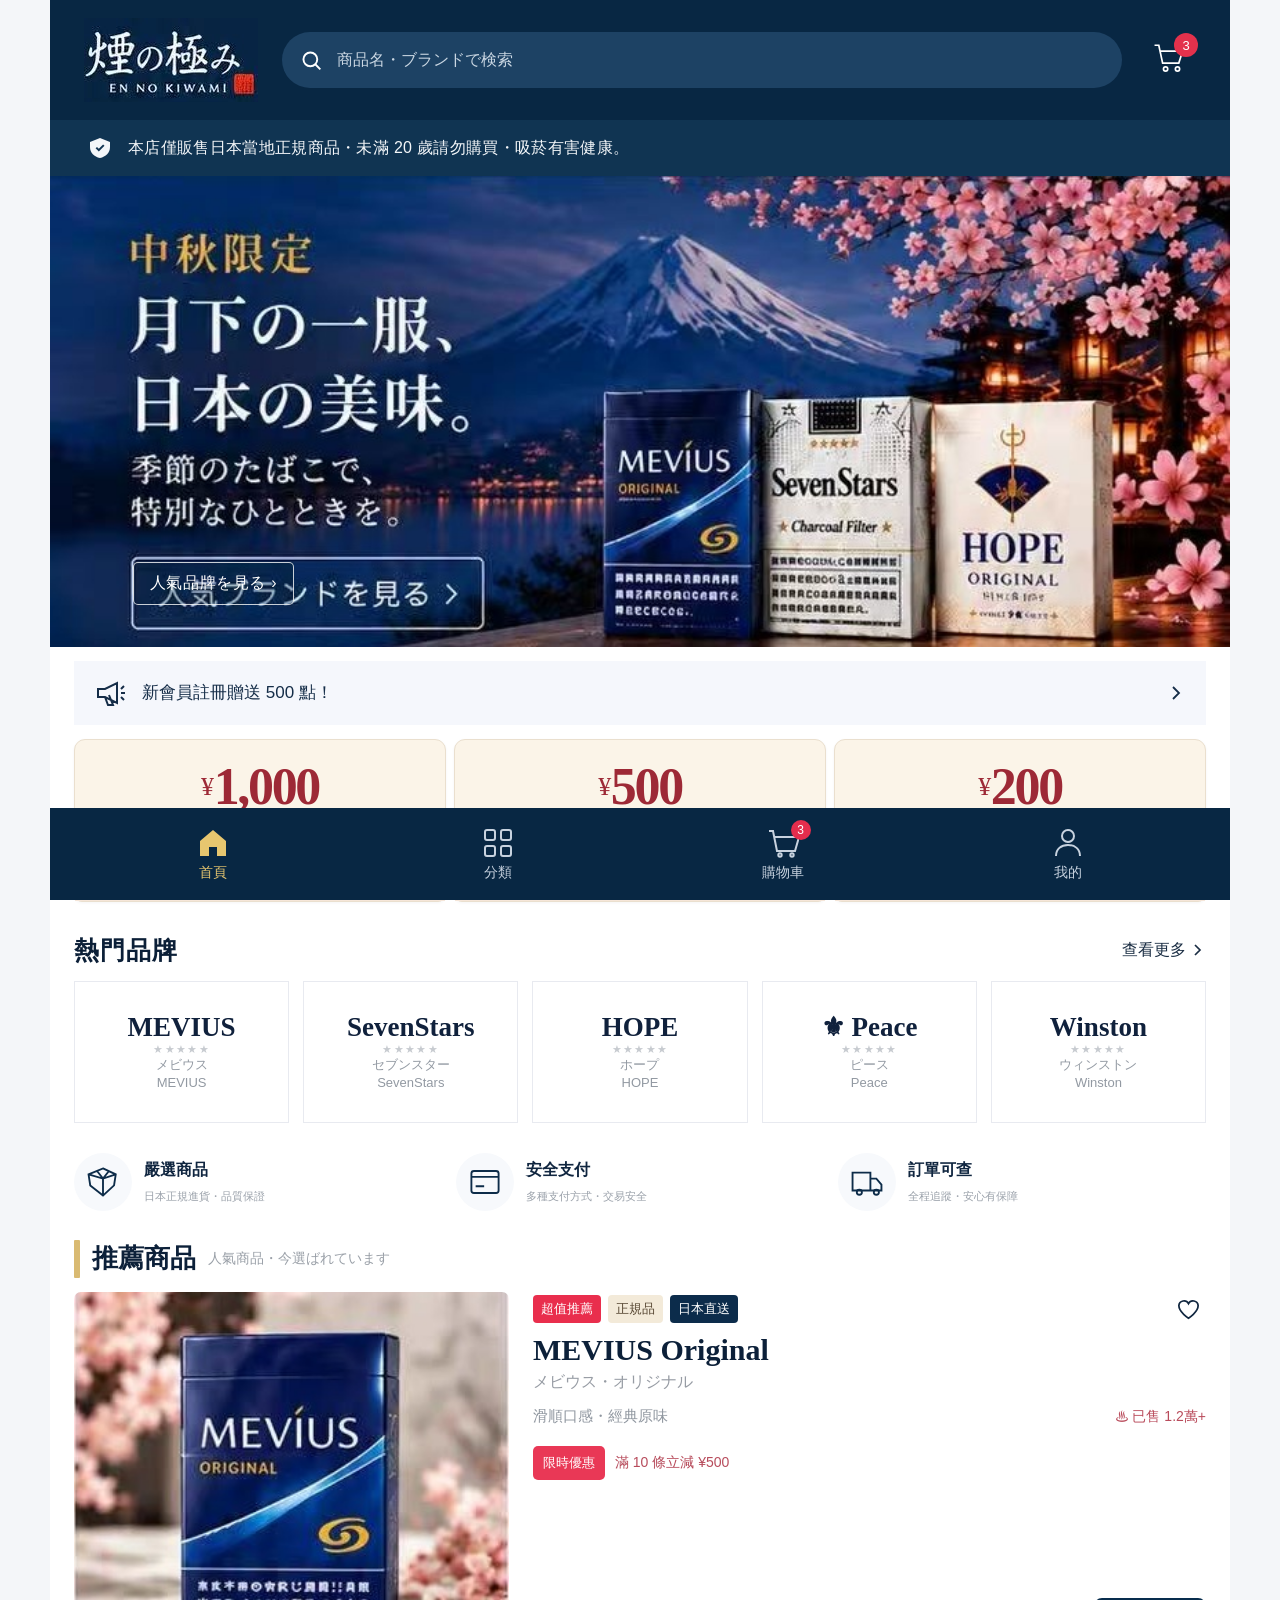
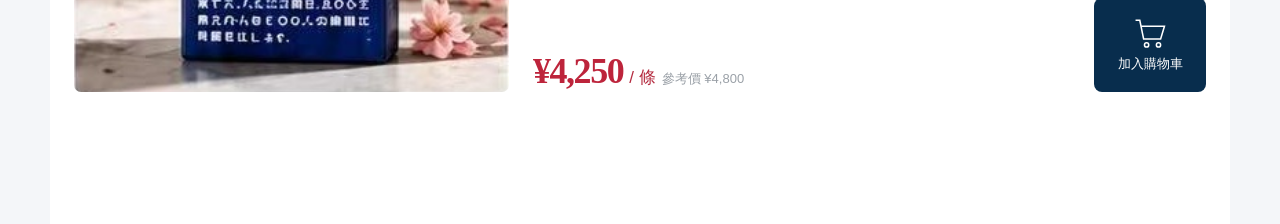
<file: deliveries/TJP-HOME-20261014-master-001/v1.0.1/index.html>
<!doctype html>
<html lang="zh-Hant">
<head>
<meta charset="utf-8">
<meta name="viewport" content="width=device-width, initial-scale=1, viewport-fit=cover">
<meta name="theme-color" content="#082743">
<title>煙の極み｜TabakoJP</title>
<style>
:root{--navy:#082743;--navy2:#123a5e;--ink:#10253d;--muted:#89919b;--gold:#d9ba72;--red:#c91e3c;--paper:#fff;--line:#edf0f4;--coupon:#fbf4e8;--coupon-foot:#f6e6d8}
*{box-sizing:border-box}html{scroll-behavior:smooth}body{margin:0;background:#f4f6f9;color:var(--ink);font-family:-apple-system,BlinkMacSystemFont,"Hiragino Sans","Noto Sans TC","PingFang TC",sans-serif;-webkit-font-smoothing:antialiased}button,input{font:inherit}button{cursor:pointer}.store{width:100%;max-width:1180px;margin:0 auto;background:#fff;min-height:100vh;padding-bottom:calc(104px + env(safe-area-inset-bottom))}.topbar{background:var(--navy);padding:12px 24px 15px;display:grid;grid-template-columns:178px minmax(0,1fr) 54px;align-items:center;gap:20px;color:#fff}.logo{display:block;width:174px;height:84px;object-fit:contain}.search{height:56px;border-radius:30px;background:#1d4264;display:flex;align-items:center;padding:0 18px;gap:12px}.search svg{width:23px;height:23px;flex:none}.search input{color:#fff;background:transparent;border:0;outline:0;min-width:0;width:100%;font-size:16px}.search input::placeholder{color:#c9d6e2}.cart-top{position:relative;color:#fff;background:transparent;border:0;padding:8px}.cart-top svg{width:34px;height:34px}.badge{position:absolute;right:-2px;top:0;background:#e3314c;color:#fff;min-width:24px;height:24px;padding:0 6px;border-radius:20px;display:grid;place-items:center;font-size:13px}.notice{background:#103452;color:#f3f6f9;min-height:56px;padding:13px 30px;display:flex;align-items:center;gap:16px;font-size:16px;letter-spacing:.02em}.notice svg{width:24px;height:24px;flex:none}.hero{position:relative;overflow:hidden;background:#082743}.hero img{display:block;width:100%;height:auto;aspect-ratio:852/340;object-fit:cover}.hero-cta{position:absolute;left:7%;bottom:9%;color:#fff;border:1px solid rgba(255,255,255,.78);background:rgba(5,29,54,.28);border-radius:5px;padding:10px 16px;font-size:16px;letter-spacing:.04em}.section{padding:16px 24px 0}.announcement{margin:14px 24px 0;min-height:64px;padding:0 20px;background:#f5f7fc;display:flex;align-items:center;gap:16px;color:#152d48;font-size:17px}.announcement svg{width:32px;height:32px;flex:none}.announcement .arrow{margin-left:auto;width:20px}.coupons{display:grid;grid-template-columns:repeat(3,minmax(0,1fr));gap:8px;padding:14px 24px 0}.coupon{position:relative;min-height:139px;border:1px solid #eadfce;border-radius:11px 11px 8px 8px;overflow:visible;background:var(--coupon);display:flex;flex-direction:column;align-items:center;justify-content:flex-start;padding:9px 5px 0;text-align:center;color:#3f3e38;box-shadow:0 1px 3px #21344a0c}.coupon::before,.coupon::after{content:"";position:absolute;z-index:2;top:67%;width:20px;height:20px;border-radius:50%;background:#fff;transform:translateY(-50%)}.coupon::before{left:-11px}.coupon::after{right:-11px}.coupon-amount{height:76px;display:flex;align-items:center;justify-content:center;color:#9d2936;font-family:Georgia,"Times New Roman",serif;font-size:clamp(29px,6vw,52px);font-weight:700;letter-spacing:-.045em;white-space:nowrap}.coupon-amount small{font-size:.5em;margin-right:2px;font-weight:500}.coupon-rule{font-family:Georgia,"Noto Serif TC",serif;font-size:clamp(12px,2.4vw,18px);white-space:nowrap;letter-spacing:.01em}.coupon-action{margin:9px -5px 0;width:calc(100% + 10px);height:43px;display:flex;align-items:center;justify-content:center;gap:8px;background:var(--coupon-foot);color:#a1645f;font-size:clamp(11px,2vw,16px);white-space:nowrap;border:0}.coupon-action svg{width:14px;height:14px}.section-head{display:flex;align-items:center;justify-content:space-between;margin:24px 24px 12px}.section-head h2{font-family:"Noto Serif TC",serif;font-size:25px;letter-spacing:.04em;color:#0b1f37;margin:0;font-weight:800}.more{border:0;background:none;color:#1a2d43;display:flex;align-items:center;gap:4px;padding:8px 0;font-size:16px}.more svg{width:16px}.brands{display:grid;grid-template-columns:repeat(5,minmax(0,1fr));gap:10px;padding:0 24px}.brand{min-height:120px;background:#fff;border:1px solid #e8eaf0;display:flex;flex-direction:column;align-items:center;justify-content:center;padding:10px 4px;color:#10213c}.brand b{font-family:Georgia,"Times New Roman",serif;font-size:clamp(17px,3.3vw,27px);font-weight:700;white-space:nowrap}.brand .stars{color:#c7cbd0;font-size:11px;letter-spacing:.12em;line-height:1.2}.brand span{color:#9299a2;font-size:13px;line-height:1.4;text-align:center}.brand .latin{font-size:13px}.services{display:grid;grid-template-columns:repeat(3,1fr);gap:14px;padding:24px 24px 0}.service{display:flex;align-items:center;gap:12px;min-width:0}.service-icon{width:58px;height:58px;border-radius:50%;background:#f7f9fc;display:grid;place-items:center;color:#0d2c49;flex:none}.service-icon svg{width:34px;height:34px}.service strong{display:block;color:#102640;font-size:16px;margin-bottom:5px;white-space:nowrap}.service small{color:#9aa1aa;font-size:11px;white-space:nowrap}.recommend{padding:0 24px}.rec-title{display:flex;align-items:center;gap:12px;margin:29px 0 14px}.rec-title::before{content:"";width:6px;height:38px;background:var(--gold);border-radius:1px}.rec-title h2{font-family:"Noto Serif TC",serif;font-size:26px;line-height:1;margin:0;color:#0c2039;white-space:nowrap}.rec-title span{color:#9aa0a8;font-size:14px;white-space:nowrap}.product{display:grid;grid-template-columns:minmax(0, .88fr) minmax(0,1.35fr);gap:18px;align-items:stretch;padding-bottom:16px}.product-photo{width:100%;height:100%;min-height:300px;max-height:400px;object-fit:cover;border-radius:7px;background:#f6f6f6}.product-info{min-width:0;display:flex;flex-direction:column}.product-top{display:flex;align-items:center;gap:7px;min-height:34px}.tag{padding:5px 8px;border-radius:4px;color:white;background:#e92e4d;font-size:13px;white-space:nowrap}.tag.cream{background:#f3ead9;color:#564632}.tag.navy{background:#0c2c4b}.heart{margin-left:auto;border:0;background:transparent;color:#10263f;padding:0 4px;display:grid;place-items:center}.heart svg{width:27px;height:27px}.product-name{font-family:Georgia,"Times New Roman","Noto Serif TC",serif;font-weight:700;font-size:25px;color:#0c2039;margin:6px 0 4px;line-height:1.2}.product-jp{font-size:16px;color:#979ca4;margin:0 0 9px}.product-detail{display:flex;align-items:center;justify-content:space-between;gap:8px;color:#8f969f;font-size:15px;min-height:30px}.sold{color:#b94b5b;white-space:nowrap;font-size:14px}.promo{display:flex;align-items:center;gap:10px;margin-top:14px;color:#b74b5b;font-size:14px;white-space:nowrap}.promo b{background:#e93856;color:#fff;padding:8px 10px;border-radius:5px;font-size:13px;font-weight:500}.purchase-row{margin-top:auto;display:grid;grid-template-columns:minmax(0,1fr) 112px;align-items:end;gap:9px;padding-top:15px}.prices{display:flex;align-items:baseline;gap:6px;min-width:0;white-space:nowrap}.price{font-family:Georgia,"Times New Roman",serif;font-size:clamp(25px,4vw,36px);font-weight:700;color:#bd243b;letter-spacing:-.04em}.per{color:#b52c40;font-size:17px}.reference{color:#9aa0a7;font-size:13px}.add-cart{height:94px;border:0;border-radius:8px;background:#082d4d;color:white;display:flex;flex-direction:column;align-items:center;justify-content:center;gap:5px;font-size:13px;white-space:nowrap}.add-cart svg{width:34px;height:34px}.bottom-nav{position:fixed;z-index:10;bottom:0;left:50%;transform:translateX(-50%);width:min(100%,1180px);min-height:88px;padding:12px 20px calc(12px + env(safe-area-inset-bottom));background:var(--navy);display:grid;grid-template-columns:repeat(4,1fr);color:#c7d2df}.nav-item{position:relative;border:0;background:transparent;color:inherit;display:flex;flex-direction:column;align-items:center;justify-content:center;gap:5px;font-size:14px;min-height:64px}.nav-item svg{width:32px;height:32px}.nav-item.active{color:#e7c66f}.nav-badge{position:absolute;top:0;left:calc(50% + 8px);height:20px;min-width:20px;padding:0 5px;background:#e52d4d;color:#fff;border-radius:12px;font-size:12px;display:grid;place-items:center}.toast{position:fixed;z-index:20;left:50%;bottom:calc(112px + env(safe-area-inset-bottom));transform:translate(-50%,12px);padding:11px 18px;border-radius:22px;background:#172a3d;color:#fff;font-size:14px;opacity:0;pointer-events:none;transition:.2s;white-space:nowrap}.toast.show{opacity:1;transform:translate(-50%,0)}.cart-drawer{position:fixed;z-index:30;inset:0;background:#06172860;display:none;align-items:flex-end;justify-content:center}.cart-drawer.open{display:flex}.cart-panel{width:min(100%,600px);background:#fff;border-radius:18px 18px 0 0;padding:24px 24px calc(28px + env(safe-area-inset-bottom));box-shadow:0 -12px 40px #00162b2b}.cart-panel-head{display:flex;justify-content:space-between;align-items:center;font-size:19px;font-weight:700}.cart-panel-head button{border:0;background:none;font-size:25px;color:#667}.cart-panel p{color:#717a85;line-height:1.7;margin:20px 0 0}
@media(min-width:900px){.topbar{padding:18px 34px}.notice{padding-left:38px}.hero img{aspect-ratio:852/340}.section-head{margin-top:30px}.brands{gap:14px}.brand{min-height:142px}.services{padding-top:30px}.product{grid-template-columns: minmax(300px,.84fr) minmax(0,1.3fr);gap:24px}.product-name{font-size:30px}.bottom-nav{min-height:92px}.store{padding-bottom:116px}}
@media(max-width:600px){body{background:#fff}.store{max-width:852px;padding-bottom:calc(92px + env(safe-area-inset-bottom))}.topbar{grid-template-columns:150px minmax(0,1fr) 42px;gap:10px;padding:8px 14px 10px}.logo{width:148px;height:72px}.search{height:46px;padding:0 13px;gap:8px}.search input{font-size:14px}.search svg{width:20px}.cart-top{padding:4px}.cart-top svg{width:31px;height:31px}.badge{min-width:20px;height:20px;font-size:11px}.notice{min-height:48px;padding:10px 18px;gap:11px;font-size:13px}.notice svg{width:21px;height:21px}.hero img{aspect-ratio:852/340}.hero-cta{font-size:clamp(12px,3.8vw,16px);padding:7px 11px;bottom:8%}.announcement{margin:12px 12px 0;min-height:52px;padding:0 14px;gap:10px;font-size:14px}.announcement svg{width:26px;height:26px}.coupons{padding:11px 12px 0;gap:6px}.coupon{min-height:107px;padding-top:4px;border-radius:9px 9px 6px 6px}.coupon::before,.coupon::after{width:15px;height:15px;top:67%}.coupon::before{left:-8px}.coupon::after{right:-8px}.coupon-amount{height:58px;font-size:clamp(30px,7.2vw,40px)}.coupon-rule{font-size:clamp(10px,2.9vw,13px)}.coupon-action{height:33px;margin-top:6px;font-size:clamp(10px,2.7vw,13px)}.coupon-action svg{width:12px;height:12px}.section-head{margin:19px 14px 10px}.section-head h2{font-size:22px}.more{font-size:14px}.brands{padding:0 12px;gap:7px}.brand{min-height:86px;padding:7px 2px}.brand b{font-size:clamp(13px,3.7vw,19px)}.brand .stars{font-size:8px}.brand span,.brand .latin{font-size:10px}.services{gap:5px;padding:17px 14px 0}.service{gap:6px}.service-icon{width:42px;height:42px}.service-icon svg{width:27px;height:27px}.service strong{font-size:12px;margin-bottom:3px}.service small{font-size:8px;letter-spacing:-.03em}.recommend{padding:0 12px}.rec-title{gap:8px;margin:22px 0 12px}.rec-title::before{height:31px;width:5px}.rec-title h2{font-size:22px}.rec-title span{font-size:11px}.product{grid-template-columns:minmax(0,.88fr) minmax(0,1.35fr);gap:10px;padding-bottom:12px}.product-photo{min-height:0;aspect-ratio:1/1;align-self:start;object-fit:cover}.product-top{gap:4px;min-height:26px}.tag{font-size:10px;padding:4px 5px}.heart svg{width:22px;height:22px}.product-name{font-size:clamp(16px,4.6vw,21px);margin:5px 0 3px}.product-jp{font-size:12px;margin-bottom:6px}.product-detail{font-size:12px;min-height:24px}.sold{font-size:11px}.promo{gap:6px;margin-top:9px;font-size:11px}.promo b{padding:6px 7px;font-size:10px}.purchase-row{grid-template-columns:minmax(0,1fr) 74px;gap:5px;padding-top:10px}.prices{gap:4px}.price{font-size:clamp(22px,6.7vw,29px)}.per{font-size:13px}.reference{font-size:10px}.add-cart{height:70px;border-radius:6px;font-size:10px;gap:3px}.add-cart svg{width:28px;height:28px}.bottom-nav{min-height:78px;padding:8px 10px calc(9px + env(safe-area-inset-bottom))}.nav-item{min-height:58px;gap:3px;font-size:12px}.nav-item svg{width:27px;height:27px}.nav-badge{top:0;height:17px;min-width:17px;font-size:10px}.toast{bottom:calc(94px + env(safe-area-inset-bottom));font-size:13px}.cart-panel{padding-left:18px;padding-right:18px}}
@media(max-width:360px){.topbar{grid-template-columns:124px minmax(0,1fr) 34px;padding-left:10px;padding-right:10px}.logo{width:124px}.search{height:42px}.search input{font-size:12px}.product{gap:7px}.purchase-row{grid-template-columns:minmax(0,1fr) 66px}.reference{font-size:9px}.price{font-size:21px}.per{font-size:12px}.add-cart{height:65px}}
</style>
</head>
<body>
<main class="store" id="home">
<header class="topbar">
  <img class="logo" src="assets/brand-logo.jpg" alt="煙の極み EN NO KIWAMI">
  <form class="search" id="searchForm" role="search">
    <svg viewBox="0 0 24 24" fill="none" stroke="currentColor" stroke-width="2"><circle cx="10.8" cy="10.8" r="7.2"/><path d="m16.2 16.2 5 5"/></svg>
    <input id="searchInput" type="search" placeholder="商品名・ブランドで検索" aria-label="商品名・品牌搜尋">
  </form>
  <button class="cart-top" type="button" data-cart aria-label="購物車">
    <svg viewBox="0 0 40 40" fill="none" stroke="currentColor" stroke-width="2"><path d="M3 5h5l4.5 21h19L36 12H10"/><circle cx="16" cy="33" r="2.5"/><circle cx="30" cy="33" r="2.5"/></svg><span class="badge cart-count">3</span>
  </button>
</header>
<div class="notice"><svg viewBox="0 0 24 24" fill="currentColor"><path d="M12 2 2 6v5c0 6 4.2 9.8 10 11 5.8-1.2 10-5 10-11V6L12 2zm-1.2 13.5-3.2-3.2 1.4-1.4 1.8 1.8 4.3-4.3 1.4 1.4-5.7 5.7z"/></svg><span>本店僅販售日本當地正規商品・未滿 20 歲請勿購買・吸菸有害健康。</span></div>
<section class="hero" aria-label="中秋限定主視覺"><img src="assets/hero-seasonal.jpg" alt="中秋夜色、富士山與人氣品牌商品"><button class="hero-cta" type="button" data-scroll="brands">人氣品牌を見る ›</button></section>
<div class="announcement"><svg viewBox="0 0 32 32" fill="none" stroke="currentColor" stroke-width="2"><path d="M4 12h7l12-6v20l-12-6H4zM11 20l3 8h5l-4-10M27 12l3-3M27 20l3 3M27 16h4"/></svg><span>新會員註冊贈送 500 點！</span><svg class="arrow" viewBox="0 0 20 20" fill="none" stroke="currentColor" stroke-width="1.8"><path d="m7 4 6 6-6 6"/></svg></div>
<section class="coupons" aria-label="優惠券">
  <article class="coupon"><div class="coupon-amount"><small>¥</small>1,000</div><div class="coupon-rule">滿10000日圓可用</div><button class="coupon-action" data-coupon="¥1,000 優惠券">立即領取優惠券 <svg viewBox="0 0 16 16" fill="none" stroke="currentColor" stroke-width="1.7"><path d="m5 3 5 5-5 5"/></svg></button></article>
  <article class="coupon"><div class="coupon-amount"><small>¥</small>500</div><div class="coupon-rule">滿5000日圓可用</div><button class="coupon-action" data-coupon="¥500 優惠券">立即領取優惠券 <svg viewBox="0 0 16 16" fill="none" stroke="currentColor" stroke-width="1.7"><path d="m5 3 5 5-5 5"/></svg></button></article>
  <article class="coupon"><div class="coupon-amount"><small>¥</small>200</div><div class="coupon-rule">滿2000日圓可用</div><button class="coupon-action" data-coupon="¥200 優惠券">立即領取優惠券 <svg viewBox="0 0 16 16" fill="none" stroke="currentColor" stroke-width="1.7"><path d="m5 3 5 5-5 5"/></svg></button></article>
</section>
<section id="brands">
  <div class="section-head"><h2>熱門品牌</h2><button class="more" type="button" data-toast="更多品牌正在整理中">查看更多 <svg viewBox="0 0 16 16" fill="none" stroke="currentColor" stroke-width="1.7"><path d="m5 3 5 5-5 5"/></svg></button></div>
  <div class="brands">
    <button class="brand" type="button" data-brand="MEVIUS"><b>MEVIUS</b><span class="stars">★★★★★</span><span>メビウス</span><span class="latin">MEVIUS</span></button>
    <button class="brand" type="button" data-brand="SevenStars"><b>SevenStars</b><span class="stars">★★★★★</span><span>セブンスター</span><span class="latin">SevenStars</span></button>
    <button class="brand" type="button" data-brand="HOPE"><b>HOPE</b><span class="stars">★★★★★</span><span>ホープ</span><span class="latin">HOPE</span></button>
    <button class="brand" type="button" data-brand="Peace"><b>⚜ Peace</b><span class="stars">★★★★★</span><span>ピース</span><span class="latin">Peace</span></button>
    <button class="brand" type="button" data-brand="Winston"><b>Winston</b><span class="stars">★★★★★</span><span>ウィンストン</span><span class="latin">Winston</span></button>
  </div>
</section>
<section class="services" aria-label="服務承諾">
  <div class="service"><span class="service-icon"><svg viewBox="0 0 40 40" fill="none" stroke="currentColor" stroke-width="2.2"><path d="m20 4 15 7-2 13-13 12L5 24 3 11zM3 11l17 5 15-5M20 16v20M13 7l7 9 7-9"/></svg></span><div><strong>嚴選商品</strong><small>日本正規進貨・品質保證</small></div></div>
  <div class="service"><span class="service-icon"><svg viewBox="0 0 40 40" fill="none" stroke="currentColor" stroke-width="2.2"><rect x="4" y="7" width="32" height="26" rx="3"/><path d="M4 14h32M9 25h10"/></svg></span><div><strong>安全支付</strong><small>多種支付方式・交易安全</small></div></div>
  <div class="service"><span class="service-icon"><svg viewBox="0 0 40 40" fill="none" stroke="currentColor" stroke-width="2.2"><path d="M3 9h21v21H3zM24 16h7l6 7v7H24z"/><circle cx="11" cy="32" r="3"/><circle cx="31" cy="32" r="3"/></svg></span><div><strong>訂單可查</strong><small>全程追蹤・安心有保障</small></div></div>
</section>
<section class="recommend" id="recommend">
  <div class="rec-title"><h2>推薦商品</h2><span>人氣商品・今選ばれています</span></div>
  <article class="product">
    <img class="product-photo" src="assets/mevius-original-product.jpg" alt="MEVIUS Original 商品照片">
    <div class="product-info">
      <div class="product-top"><span class="tag">超值推薦</span><span class="tag cream">正規品</span><span class="tag navy">日本直送</span><button class="heart" type="button" aria-label="加入收藏"><svg viewBox="0 0 28 28" fill="none" stroke="currentColor" stroke-width="1.8"><path d="M14 24s-10-6.2-10-13a5.3 5.3 0 0 1 10-2 5.3 5.3 0 0 1 10 2c0 6.8-10 13-10 13Z"/></svg></button></div>
      <h3 class="product-name">MEVIUS Original</h3><p class="product-jp">メビウス・オリジナル</p>
      <div class="product-detail"><span>滑順口感・經典原味</span><span class="sold">♨ 已售 1.2萬+</span></div>
      <div class="promo"><b>限時優惠</b><span>滿 10 條立減 ¥500</span></div>
      <div class="purchase-row"><div class="prices"><strong class="price">¥4,250</strong><span class="per">/ 條</span><span class="reference">參考價 ¥4,800</span></div><button class="add-cart" type="button"><svg viewBox="0 0 40 40" fill="none" stroke="currentColor" stroke-width="1.8"><path d="M3 5h5l4.5 22h20L37 12H10"/><circle cx="16" cy="34" r="2.5"/><circle cx="30" cy="34" r="2.5"/></svg><span>加入購物車</span></button></div>
    </div>
  </article>
</section>
</main>
<nav class="bottom-nav" aria-label="主要導覽">
  <button class="nav-item active" type="button" data-nav="home"><svg viewBox="0 0 32 32" fill="currentColor"><path d="m3 14 13-11 13 11v15h-9v-9h-8v9H3z"/></svg><span>首頁</span></button>
  <button class="nav-item" type="button" data-nav="brands"><svg viewBox="0 0 32 32" fill="none" stroke="currentColor" stroke-width="2"><rect x="3" y="3" width="10" height="10" rx="2"/><rect x="19" y="3" width="10" height="10" rx="2"/><rect x="3" y="19" width="10" height="10" rx="2"/><rect x="19" y="19" width="10" height="10" rx="2"/></svg><span>分類</span></button>
  <button class="nav-item" type="button" data-cart><span class="nav-badge cart-count">3</span><svg viewBox="0 0 32 32" fill="none" stroke="currentColor" stroke-width="2"><path d="M2 4h4l4 20h18l4-14H8"/><circle cx="13" cy="28" r="1.7"/><circle cx="25" cy="28" r="1.7"/></svg><span>購物車</span></button>
  <button class="nav-item" type="button" data-toast="會員中心尚未接入"><svg viewBox="0 0 32 32" fill="none" stroke="currentColor" stroke-width="2"><circle cx="16" cy="9" r="6"/><path d="M4 29c0-7 5-11 12-11s12 4 12 11"/></svg><span>我的</span></button>
</nav>
<div class="toast" id="toast" role="status" aria-live="polite"></div>
<div class="cart-drawer" id="cartDrawer" role="dialog" aria-modal="true" aria-labelledby="cartTitle"><div class="cart-panel"><div class="cart-panel-head"><span id="cartTitle">購物車</span><button type="button" data-close aria-label="關閉">×</button></div><p>購物車內商品 <strong id="cartLineCount">3</strong> 件<br>此原型以演示資料呈現，不會建立真實訂單。</p></div></div>
<script>
(() => {
  let cartCount=3;
  const toast=document.getElementById('toast');
  let toastTimer;
  function showToast(message){toast.textContent=message;toast.classList.add('show');clearTimeout(toastTimer);toastTimer=setTimeout(()=>toast.classList.remove('show'),2100)}
  function setCart(){document.querySelectorAll('.cart-count').forEach(x=>x.textContent=cartCount);document.getElementById('cartLineCount').textContent=cartCount}
  document.querySelectorAll('[data-cart]').forEach(b=>b.addEventListener('click',()=>document.getElementById('cartDrawer').classList.add('open')));
  document.querySelector('[data-close]').addEventListener('click',()=>document.getElementById('cartDrawer').classList.remove('open'));
  document.getElementById('cartDrawer').addEventListener('click',e=>{if(e.target.id==='cartDrawer')e.currentTarget.classList.remove('open')});
  document.querySelector('.add-cart').addEventListener('click',()=>{cartCount++;setCart();showToast('已加入購物車')});
  document.querySelectorAll('[data-coupon]').forEach(b=>b.addEventListener('click',()=>{b.innerHTML='已領取';b.disabled=true;showToast('優惠券已領取') }));
  document.querySelector('.heart').addEventListener('click',e=>{const b=e.currentTarget;b.classList.toggle('saved');b.style.color=b.classList.contains('saved')?'#d72c4b':'';b.querySelector('svg').style.fill=b.classList.contains('saved')?'#d72c4b':'none';showToast(b.classList.contains('saved')?'已加入收藏':'已取消收藏')});
  document.querySelectorAll('[data-brand]').forEach(b=>b.addEventListener('click',()=>{document.getElementById('recommend').scrollIntoView({behavior:'smooth',block:'center'});showToast('已選擇 '+b.dataset.brand)}));
  document.querySelectorAll('[data-scroll]').forEach(b=>b.addEventListener('click',()=>document.getElementById(b.dataset.scroll).scrollIntoView({behavior:'smooth'})));
  document.querySelectorAll('[data-nav]').forEach(b=>b.addEventListener('click',()=>{document.querySelectorAll('[data-nav]').forEach(x=>x.classList.remove('active'));b.classList.add('active');const target=b.dataset.nav==='home'?'home':'brands';document.getElementById(target).scrollIntoView({behavior:'smooth',block:'start'})}));
  document.querySelectorAll('[data-toast]').forEach(b=>b.addEventListener('click',()=>showToast(b.dataset.toast)));
  document.getElementById('searchForm').addEventListener('submit',e=>{e.preventDefault();const q=document.getElementById('searchInput').value.trim();if(!q){showToast('請輸入商品名或品牌');return}document.getElementById('recommend').scrollIntoView({behavior:'smooth',block:'center'});showToast('搜尋：'+q+'（演示資料）')});
  setCart();
})();
</script>
</body>
</html>
</file>
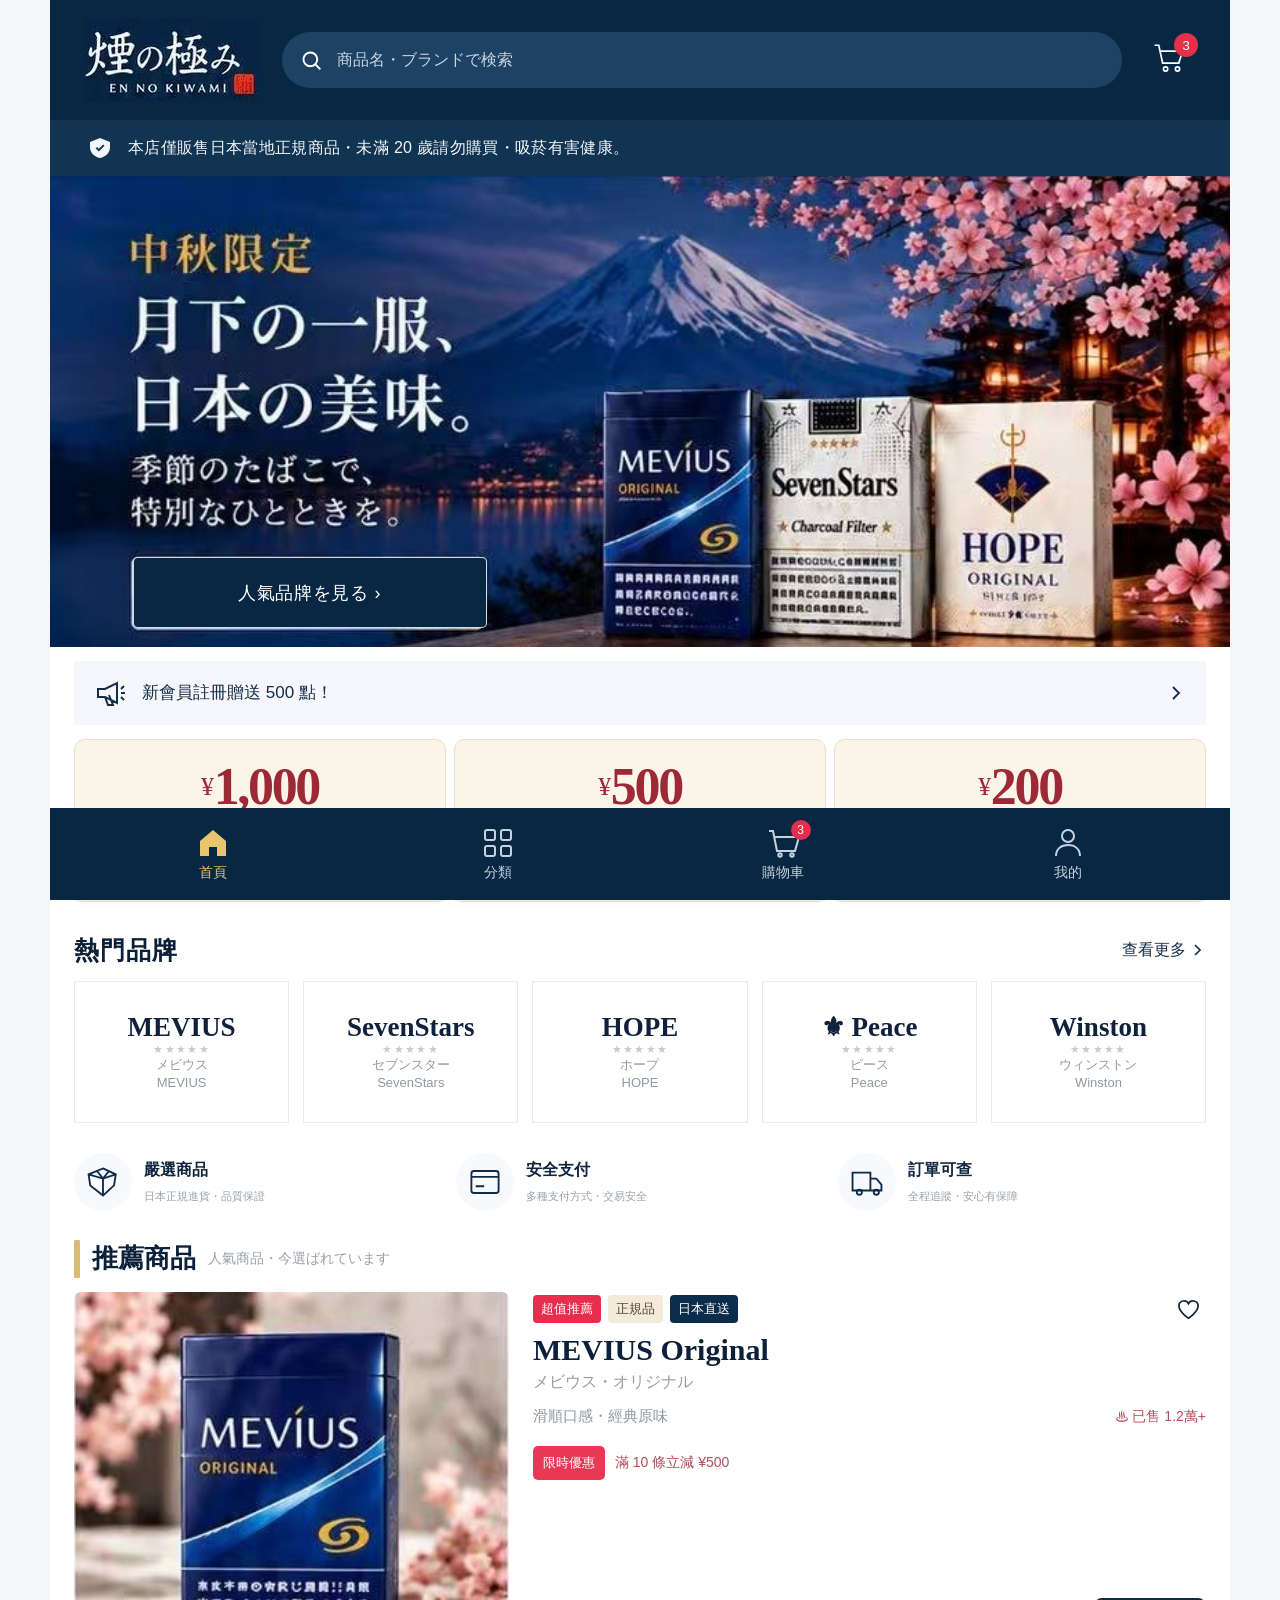
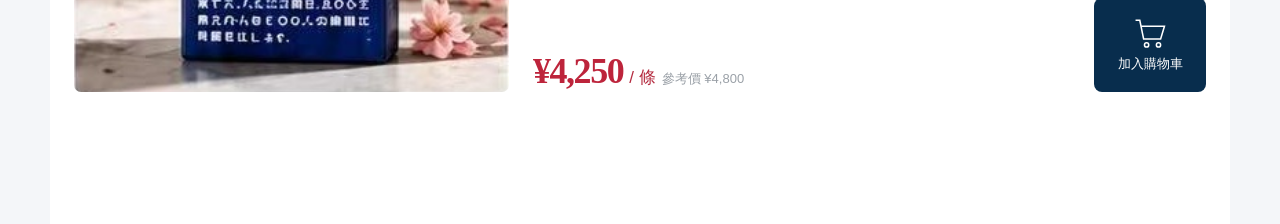
<file: deliveries/TJP-HOME-20261014-master-001/v1.0.2/index.html>
<!doctype html>
<html lang="zh-Hant">
<head>
<meta charset="utf-8">
<meta name="viewport" content="width=device-width, initial-scale=1, viewport-fit=cover">
<meta name="theme-color" content="#082743">
<title>煙の極み｜TabakoJP</title>
<style>
:root{--navy:#082743;--navy2:#123a5e;--ink:#10253d;--muted:#89919b;--gold:#d9ba72;--red:#c91e3c;--paper:#fff;--line:#edf0f4;--coupon:#fbf4e8;--coupon-foot:#f6e6d8}
*{box-sizing:border-box}html{scroll-behavior:smooth}body{margin:0;background:#f4f6f9;color:var(--ink);font-family:-apple-system,BlinkMacSystemFont,"Hiragino Sans","Noto Sans TC","PingFang TC",sans-serif;-webkit-font-smoothing:antialiased}button,input{font:inherit}button{cursor:pointer}.store{width:100%;max-width:1180px;margin:0 auto;background:#fff;min-height:100vh;padding-bottom:calc(104px + env(safe-area-inset-bottom))}.topbar{background:var(--navy);padding:12px 24px 15px;display:grid;grid-template-columns:178px minmax(0,1fr) 54px;align-items:center;gap:20px;color:#fff}.logo{display:block;width:174px;height:84px;object-fit:contain}.search{height:56px;border-radius:30px;background:#1d4264;display:flex;align-items:center;padding:0 18px;gap:12px}.search svg{width:23px;height:23px;flex:none}.search input{color:#fff;background:transparent;border:0;outline:0;min-width:0;width:100%;font-size:16px}.search input::placeholder{color:#c9d6e2}.cart-top{position:relative;color:#fff;background:transparent;border:0;padding:8px}.cart-top svg{width:34px;height:34px}.badge{position:absolute;right:-2px;top:0;background:#e3314c;color:#fff;min-width:24px;height:24px;padding:0 6px;border-radius:20px;display:grid;place-items:center;font-size:13px}.notice{background:#103452;color:#f3f6f9;min-height:56px;padding:13px 30px;display:flex;align-items:center;gap:16px;font-size:16px;letter-spacing:.02em}.notice svg{width:24px;height:24px;flex:none}.hero{position:relative;overflow:hidden;background:#082743}.hero img{display:block;width:100%;height:auto;aspect-ratio:852/340;object-fit:cover}.hero-cta{position:absolute;left:7%;bottom:4%;width:30%;height:15%;display:grid;place-items:center;color:#fff;border:1px solid rgba(255,255,255,.84);background:var(--navy);border-radius:5px;padding:0;font-size:clamp(10px,2.6vw,18px);letter-spacing:.04em}.section{padding:16px 24px 0}.announcement{margin:14px 24px 0;min-height:64px;padding:0 20px;background:#f5f7fc;display:flex;align-items:center;gap:16px;color:#152d48;font-size:17px}.announcement svg{width:32px;height:32px;flex:none}.announcement .arrow{margin-left:auto;width:20px}.coupons{display:grid;grid-template-columns:repeat(3,minmax(0,1fr));gap:8px;padding:14px 24px 0}.coupon{position:relative;min-height:139px;border:1px solid #eadfce;border-radius:11px 11px 8px 8px;overflow:visible;background:var(--coupon);display:flex;flex-direction:column;align-items:center;justify-content:flex-start;padding:9px 5px 0;text-align:center;color:#3f3e38;box-shadow:0 1px 3px #21344a0c}.coupon::before,.coupon::after{content:"";position:absolute;z-index:2;top:67%;width:20px;height:20px;border-radius:50%;background:#fff;transform:translateY(-50%)}.coupon::before{left:-11px}.coupon::after{right:-11px}.coupon-amount{height:76px;display:flex;align-items:center;justify-content:center;color:#9d2936;font-family:Georgia,"Times New Roman",serif;font-size:clamp(29px,6vw,52px);font-weight:700;letter-spacing:-.045em;white-space:nowrap}.coupon-amount small{font-size:.5em;margin-right:2px;font-weight:500}.coupon-rule{font-family:Georgia,"Noto Serif TC",serif;font-size:clamp(12px,2.4vw,18px);white-space:nowrap;letter-spacing:.01em}.coupon-action{margin:9px -5px 0;width:calc(100% + 10px);height:43px;display:flex;align-items:center;justify-content:center;gap:8px;background:var(--coupon-foot);color:#a1645f;font-size:clamp(11px,2vw,16px);white-space:nowrap;border:0}.coupon-action svg{width:14px;height:14px}.section-head{display:flex;align-items:center;justify-content:space-between;margin:24px 24px 12px}.section-head h2{font-family:"Noto Serif TC",serif;font-size:25px;letter-spacing:.04em;color:#0b1f37;margin:0;font-weight:800}.more{border:0;background:none;color:#1a2d43;display:flex;align-items:center;gap:4px;padding:8px 0;font-size:16px}.more svg{width:16px}.brands{display:grid;grid-template-columns:repeat(5,minmax(0,1fr));gap:10px;padding:0 24px}.brand{min-height:120px;background:#fff;border:1px solid #e8eaf0;display:flex;flex-direction:column;align-items:center;justify-content:center;padding:10px 4px;color:#10213c}.brand b{font-family:Georgia,"Times New Roman",serif;font-size:clamp(17px,3.3vw,27px);font-weight:700;white-space:nowrap}.brand .stars{color:#c7cbd0;font-size:11px;letter-spacing:.12em;line-height:1.2}.brand span{color:#9299a2;font-size:13px;line-height:1.4;text-align:center}.brand .latin{font-size:13px}.services{display:grid;grid-template-columns:repeat(3,1fr);gap:14px;padding:24px 24px 0}.service{display:flex;align-items:center;gap:12px;min-width:0}.service-icon{width:58px;height:58px;border-radius:50%;background:#f7f9fc;display:grid;place-items:center;color:#0d2c49;flex:none}.service-icon svg{width:34px;height:34px}.service strong{display:block;color:#102640;font-size:16px;margin-bottom:5px;white-space:nowrap}.service small{color:#9aa1aa;font-size:11px;white-space:nowrap}.recommend{padding:0 24px}.rec-title{display:flex;align-items:center;gap:12px;margin:29px 0 14px}.rec-title::before{content:"";width:6px;height:38px;background:var(--gold);border-radius:1px}.rec-title h2{font-family:"Noto Serif TC",serif;font-size:26px;line-height:1;margin:0;color:#0c2039;white-space:nowrap}.rec-title span{color:#9aa0a8;font-size:14px;white-space:nowrap}.product{display:grid;grid-template-columns:minmax(0, .88fr) minmax(0,1.35fr);gap:18px;align-items:stretch;padding-bottom:16px}.product-photo{width:100%;height:100%;min-height:300px;max-height:400px;object-fit:cover;border-radius:7px;background:#f6f6f6}.product-info{min-width:0;display:flex;flex-direction:column}.product-top{display:flex;align-items:center;gap:7px;min-height:34px}.tag{padding:5px 8px;border-radius:4px;color:white;background:#e92e4d;font-size:13px;white-space:nowrap}.tag.cream{background:#f3ead9;color:#564632}.tag.navy{background:#0c2c4b}.heart{margin-left:auto;border:0;background:transparent;color:#10263f;padding:0 4px;display:grid;place-items:center}.heart svg{width:27px;height:27px}.product-name{font-family:Georgia,"Times New Roman","Noto Serif TC",serif;font-weight:700;font-size:25px;color:#0c2039;margin:6px 0 4px;line-height:1.2}.product-jp{font-size:16px;color:#979ca4;margin:0 0 9px}.product-detail{display:flex;align-items:center;justify-content:space-between;gap:8px;color:#8f969f;font-size:15px;min-height:30px}.sold{color:#b94b5b;white-space:nowrap;font-size:14px}.promo{display:flex;align-items:center;gap:10px;margin-top:14px;color:#b74b5b;font-size:14px;white-space:nowrap}.promo b{background:#e93856;color:#fff;padding:8px 10px;border-radius:5px;font-size:13px;font-weight:500}.purchase-row{margin-top:auto;display:grid;grid-template-columns:minmax(0,1fr) 112px;align-items:end;gap:9px;padding-top:15px}.prices{display:flex;align-items:baseline;gap:6px;min-width:0;white-space:nowrap}.price{font-family:Georgia,"Times New Roman",serif;font-size:clamp(25px,4vw,36px);font-weight:700;color:#bd243b;letter-spacing:-.04em}.per{color:#b52c40;font-size:17px}.reference{color:#9aa0a7;font-size:13px}.add-cart{height:94px;border:0;border-radius:8px;background:#082d4d;color:white;display:flex;flex-direction:column;align-items:center;justify-content:center;gap:5px;font-size:13px;white-space:nowrap}.add-cart svg{width:34px;height:34px}.bottom-nav{position:fixed;z-index:10;bottom:0;left:50%;transform:translateX(-50%);width:min(100%,1180px);min-height:88px;padding:12px 20px calc(12px + env(safe-area-inset-bottom));background:var(--navy);display:grid;grid-template-columns:repeat(4,1fr);color:#c7d2df}.nav-item{position:relative;border:0;background:transparent;color:inherit;display:flex;flex-direction:column;align-items:center;justify-content:center;gap:5px;font-size:14px;min-height:64px}.nav-item svg{width:32px;height:32px}.nav-item.active{color:#e7c66f}.nav-badge{position:absolute;top:0;left:calc(50% + 8px);height:20px;min-width:20px;padding:0 5px;background:#e52d4d;color:#fff;border-radius:12px;font-size:12px;display:grid;place-items:center}.toast{position:fixed;z-index:20;left:50%;bottom:calc(112px + env(safe-area-inset-bottom));transform:translate(-50%,12px);padding:11px 18px;border-radius:22px;background:#172a3d;color:#fff;font-size:14px;opacity:0;pointer-events:none;transition:.2s;white-space:nowrap}.toast.show{opacity:1;transform:translate(-50%,0)}.cart-drawer{position:fixed;z-index:30;inset:0;background:#06172860;display:none;align-items:flex-end;justify-content:center}.cart-drawer.open{display:flex}.cart-panel{width:min(100%,600px);background:#fff;border-radius:18px 18px 0 0;padding:24px 24px calc(28px + env(safe-area-inset-bottom));box-shadow:0 -12px 40px #00162b2b}.cart-panel-head{display:flex;justify-content:space-between;align-items:center;font-size:19px;font-weight:700}.cart-panel-head button{border:0;background:none;font-size:25px;color:#667}.cart-panel p{color:#717a85;line-height:1.7;margin:20px 0 0}
@media(min-width:900px){.topbar{padding:18px 34px}.notice{padding-left:38px}.hero img{aspect-ratio:852/340}.section-head{margin-top:30px}.brands{gap:14px}.brand{min-height:142px}.services{padding-top:30px}.product{grid-template-columns: minmax(300px,.84fr) minmax(0,1.3fr);gap:24px}.product-name{font-size:30px}.bottom-nav{min-height:92px}.store{padding-bottom:116px}}
@media(max-width:600px){body{background:#fff}.store{max-width:852px;padding-bottom:calc(92px + env(safe-area-inset-bottom))}.topbar{grid-template-columns:150px minmax(0,1fr) 42px;gap:10px;padding:8px 14px 10px}.logo{width:148px;height:72px}.search{height:46px;padding:0 13px;gap:8px}.search input{font-size:14px}.search svg{width:20px}.cart-top{padding:4px}.cart-top svg{width:31px;height:31px}.badge{min-width:20px;height:20px;font-size:11px}.notice{min-height:48px;padding:10px 18px;gap:11px;font-size:13px}.notice svg{width:21px;height:21px}.hero img{aspect-ratio:852/340}.hero-cta{font-size:clamp(9px,2.6vw,12px);padding:0;bottom:4%}.announcement{margin:12px 12px 0;min-height:52px;padding:0 14px;gap:10px;font-size:14px}.announcement svg{width:26px;height:26px}.coupons{padding:11px 12px 0;gap:6px}.coupon{min-height:107px;padding-top:4px;border-radius:9px 9px 6px 6px}.coupon::before,.coupon::after{width:15px;height:15px;top:67%}.coupon::before{left:-8px}.coupon::after{right:-8px}.coupon-amount{height:58px;font-size:clamp(30px,7.2vw,40px)}.coupon-rule{font-size:clamp(10px,2.9vw,13px)}.coupon-action{height:33px;margin-top:6px;font-size:clamp(10px,2.7vw,13px)}.coupon-action svg{width:12px;height:12px}.section-head{margin:19px 14px 10px}.section-head h2{font-size:22px}.more{font-size:14px}.brands{padding:0 12px;gap:7px}.brand{min-height:86px;padding:7px 2px}.brand b{font-size:clamp(13px,3.7vw,19px)}.brand .stars{font-size:8px}.brand span,.brand .latin{font-size:10px}.services{gap:5px;padding:17px 14px 0}.service{gap:6px}.service-icon{width:42px;height:42px}.service-icon svg{width:27px;height:27px}.service strong{font-size:12px;margin-bottom:3px}.service small{font-size:8px;letter-spacing:-.03em}.recommend{padding:0 12px}.rec-title{gap:8px;margin:22px 0 12px}.rec-title::before{height:31px;width:5px}.rec-title h2{font-size:22px}.rec-title span{font-size:11px}.product{grid-template-columns:minmax(0,.88fr) minmax(0,1.35fr);gap:10px;padding-bottom:12px}.product-photo{min-height:0;aspect-ratio:1/1;align-self:start;object-fit:cover}.product-top{gap:4px;min-height:26px}.tag{font-size:10px;padding:4px 5px}.heart svg{width:22px;height:22px}.product-name{font-size:clamp(16px,4.6vw,21px);margin:5px 0 3px}.product-jp{font-size:12px;margin-bottom:6px}.product-detail{font-size:12px;min-height:24px}.sold{font-size:11px}.promo{gap:6px;margin-top:9px;font-size:11px}.promo b{padding:6px 7px;font-size:10px}.purchase-row{grid-template-columns:minmax(0,1fr) 74px;gap:5px;padding-top:10px}.prices{gap:4px}.price{font-size:clamp(22px,6.7vw,29px)}.per{font-size:13px}.reference{font-size:10px}.add-cart{height:70px;border-radius:6px;font-size:10px;gap:3px}.add-cart svg{width:28px;height:28px}.bottom-nav{min-height:78px;padding:8px 10px calc(9px + env(safe-area-inset-bottom))}.nav-item{min-height:58px;gap:3px;font-size:12px}.nav-item svg{width:27px;height:27px}.nav-badge{top:0;height:17px;min-width:17px;font-size:10px}.toast{bottom:calc(94px + env(safe-area-inset-bottom));font-size:13px}.cart-panel{padding-left:18px;padding-right:18px}}
@media(max-width:360px){.topbar{grid-template-columns:124px minmax(0,1fr) 34px;padding-left:10px;padding-right:10px}.logo{width:124px}.search{height:42px}.search input{font-size:12px}.product{gap:7px}.purchase-row{grid-template-columns:minmax(0,1fr) 66px}.reference{font-size:9px}.price{font-size:21px}.per{font-size:12px}.add-cart{height:65px}}
</style>
</head>
<body>
<main class="store" id="home">
<header class="topbar">
  <img class="logo" src="assets/brand-logo.jpg" alt="煙の極み EN NO KIWAMI">
  <form class="search" id="searchForm" role="search">
    <svg viewBox="0 0 24 24" fill="none" stroke="currentColor" stroke-width="2"><circle cx="10.8" cy="10.8" r="7.2"/><path d="m16.2 16.2 5 5"/></svg>
    <input id="searchInput" type="search" placeholder="商品名・ブランドで検索" aria-label="商品名・品牌搜尋">
  </form>
  <button class="cart-top" type="button" data-cart aria-label="購物車">
    <svg viewBox="0 0 40 40" fill="none" stroke="currentColor" stroke-width="2"><path d="M3 5h5l4.5 21h19L36 12H10"/><circle cx="16" cy="33" r="2.5"/><circle cx="30" cy="33" r="2.5"/></svg><span class="badge cart-count">3</span>
  </button>
</header>
<div class="notice"><svg viewBox="0 0 24 24" fill="currentColor"><path d="M12 2 2 6v5c0 6 4.2 9.8 10 11 5.8-1.2 10-5 10-11V6L12 2zm-1.2 13.5-3.2-3.2 1.4-1.4 1.8 1.8 4.3-4.3 1.4 1.4-5.7 5.7z"/></svg><span>本店僅販售日本當地正規商品・未滿 20 歲請勿購買・吸菸有害健康。</span></div>
<section class="hero" aria-label="中秋限定主視覺"><img src="assets/hero-seasonal.jpg" alt="中秋夜色、富士山與人氣品牌商品"><button class="hero-cta" type="button" data-scroll="brands">人氣品牌を見る ›</button></section>
<div class="announcement"><svg viewBox="0 0 32 32" fill="none" stroke="currentColor" stroke-width="2"><path d="M4 12h7l12-6v20l-12-6H4zM11 20l3 8h5l-4-10M27 12l3-3M27 20l3 3M27 16h4"/></svg><span>新會員註冊贈送 500 點！</span><svg class="arrow" viewBox="0 0 20 20" fill="none" stroke="currentColor" stroke-width="1.8"><path d="m7 4 6 6-6 6"/></svg></div>
<section class="coupons" aria-label="優惠券">
  <article class="coupon"><div class="coupon-amount"><small>¥</small>1,000</div><div class="coupon-rule">滿10000日圓可用</div><button class="coupon-action" data-coupon="¥1,000 優惠券">立即領取優惠券 <svg viewBox="0 0 16 16" fill="none" stroke="currentColor" stroke-width="1.7"><path d="m5 3 5 5-5 5"/></svg></button></article>
  <article class="coupon"><div class="coupon-amount"><small>¥</small>500</div><div class="coupon-rule">滿5000日圓可用</div><button class="coupon-action" data-coupon="¥500 優惠券">立即領取優惠券 <svg viewBox="0 0 16 16" fill="none" stroke="currentColor" stroke-width="1.7"><path d="m5 3 5 5-5 5"/></svg></button></article>
  <article class="coupon"><div class="coupon-amount"><small>¥</small>200</div><div class="coupon-rule">滿2000日圓可用</div><button class="coupon-action" data-coupon="¥200 優惠券">立即領取優惠券 <svg viewBox="0 0 16 16" fill="none" stroke="currentColor" stroke-width="1.7"><path d="m5 3 5 5-5 5"/></svg></button></article>
</section>
<section id="brands">
  <div class="section-head"><h2>熱門品牌</h2><button class="more" type="button" data-toast="更多品牌正在整理中">查看更多 <svg viewBox="0 0 16 16" fill="none" stroke="currentColor" stroke-width="1.7"><path d="m5 3 5 5-5 5"/></svg></button></div>
  <div class="brands">
    <button class="brand" type="button" data-brand="MEVIUS"><b>MEVIUS</b><span class="stars">★★★★★</span><span>メビウス</span><span class="latin">MEVIUS</span></button>
    <button class="brand" type="button" data-brand="SevenStars"><b>SevenStars</b><span class="stars">★★★★★</span><span>セブンスター</span><span class="latin">SevenStars</span></button>
    <button class="brand" type="button" data-brand="HOPE"><b>HOPE</b><span class="stars">★★★★★</span><span>ホープ</span><span class="latin">HOPE</span></button>
    <button class="brand" type="button" data-brand="Peace"><b>⚜ Peace</b><span class="stars">★★★★★</span><span>ピース</span><span class="latin">Peace</span></button>
    <button class="brand" type="button" data-brand="Winston"><b>Winston</b><span class="stars">★★★★★</span><span>ウィンストン</span><span class="latin">Winston</span></button>
  </div>
</section>
<section class="services" aria-label="服務承諾">
  <div class="service"><span class="service-icon"><svg viewBox="0 0 40 40" fill="none" stroke="currentColor" stroke-width="2.2"><path d="m20 4 15 7-2 13-13 12L5 24 3 11zM3 11l17 5 15-5M20 16v20M13 7l7 9 7-9"/></svg></span><div><strong>嚴選商品</strong><small>日本正規進貨・品質保證</small></div></div>
  <div class="service"><span class="service-icon"><svg viewBox="0 0 40 40" fill="none" stroke="currentColor" stroke-width="2.2"><rect x="4" y="7" width="32" height="26" rx="3"/><path d="M4 14h32M9 25h10"/></svg></span><div><strong>安全支付</strong><small>多種支付方式・交易安全</small></div></div>
  <div class="service"><span class="service-icon"><svg viewBox="0 0 40 40" fill="none" stroke="currentColor" stroke-width="2.2"><path d="M3 9h21v21H3zM24 16h7l6 7v7H24z"/><circle cx="11" cy="32" r="3"/><circle cx="31" cy="32" r="3"/></svg></span><div><strong>訂單可查</strong><small>全程追蹤・安心有保障</small></div></div>
</section>
<section class="recommend" id="recommend">
  <div class="rec-title"><h2>推薦商品</h2><span>人氣商品・今選ばれています</span></div>
  <article class="product">
    <img class="product-photo" src="assets/mevius-original-product.jpg" alt="MEVIUS Original 商品照片">
    <div class="product-info">
      <div class="product-top"><span class="tag">超值推薦</span><span class="tag cream">正規品</span><span class="tag navy">日本直送</span><button class="heart" type="button" aria-label="加入收藏"><svg viewBox="0 0 28 28" fill="none" stroke="currentColor" stroke-width="1.8"><path d="M14 24s-10-6.2-10-13a5.3 5.3 0 0 1 10-2 5.3 5.3 0 0 1 10 2c0 6.8-10 13-10 13Z"/></svg></button></div>
      <h3 class="product-name">MEVIUS Original</h3><p class="product-jp">メビウス・オリジナル</p>
      <div class="product-detail"><span>滑順口感・經典原味</span><span class="sold">♨ 已售 1.2萬+</span></div>
      <div class="promo"><b>限時優惠</b><span>滿 10 條立減 ¥500</span></div>
      <div class="purchase-row"><div class="prices"><strong class="price">¥4,250</strong><span class="per">/ 條</span><span class="reference">參考價 ¥4,800</span></div><button class="add-cart" type="button"><svg viewBox="0 0 40 40" fill="none" stroke="currentColor" stroke-width="1.8"><path d="M3 5h5l4.5 22h20L37 12H10"/><circle cx="16" cy="34" r="2.5"/><circle cx="30" cy="34" r="2.5"/></svg><span>加入購物車</span></button></div>
    </div>
  </article>
</section>
</main>
<nav class="bottom-nav" aria-label="主要導覽">
  <button class="nav-item active" type="button" data-nav="home"><svg viewBox="0 0 32 32" fill="currentColor"><path d="m3 14 13-11 13 11v15h-9v-9h-8v9H3z"/></svg><span>首頁</span></button>
  <button class="nav-item" type="button" data-nav="brands"><svg viewBox="0 0 32 32" fill="none" stroke="currentColor" stroke-width="2"><rect x="3" y="3" width="10" height="10" rx="2"/><rect x="19" y="3" width="10" height="10" rx="2"/><rect x="3" y="19" width="10" height="10" rx="2"/><rect x="19" y="19" width="10" height="10" rx="2"/></svg><span>分類</span></button>
  <button class="nav-item" type="button" data-cart><span class="nav-badge cart-count">3</span><svg viewBox="0 0 32 32" fill="none" stroke="currentColor" stroke-width="2"><path d="M2 4h4l4 20h18l4-14H8"/><circle cx="13" cy="28" r="1.7"/><circle cx="25" cy="28" r="1.7"/></svg><span>購物車</span></button>
  <button class="nav-item" type="button" data-toast="會員中心尚未接入"><svg viewBox="0 0 32 32" fill="none" stroke="currentColor" stroke-width="2"><circle cx="16" cy="9" r="6"/><path d="M4 29c0-7 5-11 12-11s12 4 12 11"/></svg><span>我的</span></button>
</nav>
<div class="toast" id="toast" role="status" aria-live="polite"></div>
<div class="cart-drawer" id="cartDrawer" role="dialog" aria-modal="true" aria-labelledby="cartTitle"><div class="cart-panel"><div class="cart-panel-head"><span id="cartTitle">購物車</span><button type="button" data-close aria-label="關閉">×</button></div><p>購物車內商品 <strong id="cartLineCount">3</strong> 件<br>此原型以演示資料呈現，不會建立真實訂單。</p></div></div>
<script>
(() => {
  let cartCount=3;
  const toast=document.getElementById('toast');
  let toastTimer;
  function showToast(message){toast.textContent=message;toast.classList.add('show');clearTimeout(toastTimer);toastTimer=setTimeout(()=>toast.classList.remove('show'),2100)}
  function setCart(){document.querySelectorAll('.cart-count').forEach(x=>x.textContent=cartCount);document.getElementById('cartLineCount').textContent=cartCount}
  document.querySelectorAll('[data-cart]').forEach(b=>b.addEventListener('click',()=>document.getElementById('cartDrawer').classList.add('open')));
  document.querySelector('[data-close]').addEventListener('click',()=>document.getElementById('cartDrawer').classList.remove('open'));
  document.getElementById('cartDrawer').addEventListener('click',e=>{if(e.target.id==='cartDrawer')e.currentTarget.classList.remove('open')});
  document.querySelector('.add-cart').addEventListener('click',()=>{cartCount++;setCart();showToast('已加入購物車')});
  document.querySelectorAll('[data-coupon]').forEach(b=>b.addEventListener('click',()=>{b.innerHTML='已領取';b.disabled=true;showToast('優惠券已領取') }));
  document.querySelector('.heart').addEventListener('click',e=>{const b=e.currentTarget;b.classList.toggle('saved');b.style.color=b.classList.contains('saved')?'#d72c4b':'';b.querySelector('svg').style.fill=b.classList.contains('saved')?'#d72c4b':'none';showToast(b.classList.contains('saved')?'已加入收藏':'已取消收藏')});
  document.querySelectorAll('[data-brand]').forEach(b=>b.addEventListener('click',()=>{document.getElementById('recommend').scrollIntoView({behavior:'smooth',block:'center'});showToast('已選擇 '+b.dataset.brand)}));
  document.querySelectorAll('[data-scroll]').forEach(b=>b.addEventListener('click',()=>document.getElementById(b.dataset.scroll).scrollIntoView({behavior:'smooth'})));
  document.querySelectorAll('[data-nav]').forEach(b=>b.addEventListener('click',()=>{document.querySelectorAll('[data-nav]').forEach(x=>x.classList.remove('active'));b.classList.add('active');const target=b.dataset.nav==='home'?'home':'brands';document.getElementById(target).scrollIntoView({behavior:'smooth',block:'start'})}));
  document.querySelectorAll('[data-toast]').forEach(b=>b.addEventListener('click',()=>showToast(b.dataset.toast)));
  document.getElementById('searchForm').addEventListener('submit',e=>{e.preventDefault();const q=document.getElementById('searchInput').value.trim();if(!q){showToast('請輸入商品名或品牌');return}document.getElementById('recommend').scrollIntoView({behavior:'smooth',block:'center'});showToast('搜尋：'+q+'（演示資料）')});
  setCart();
})();
</script>
</body>
</html>
</file>
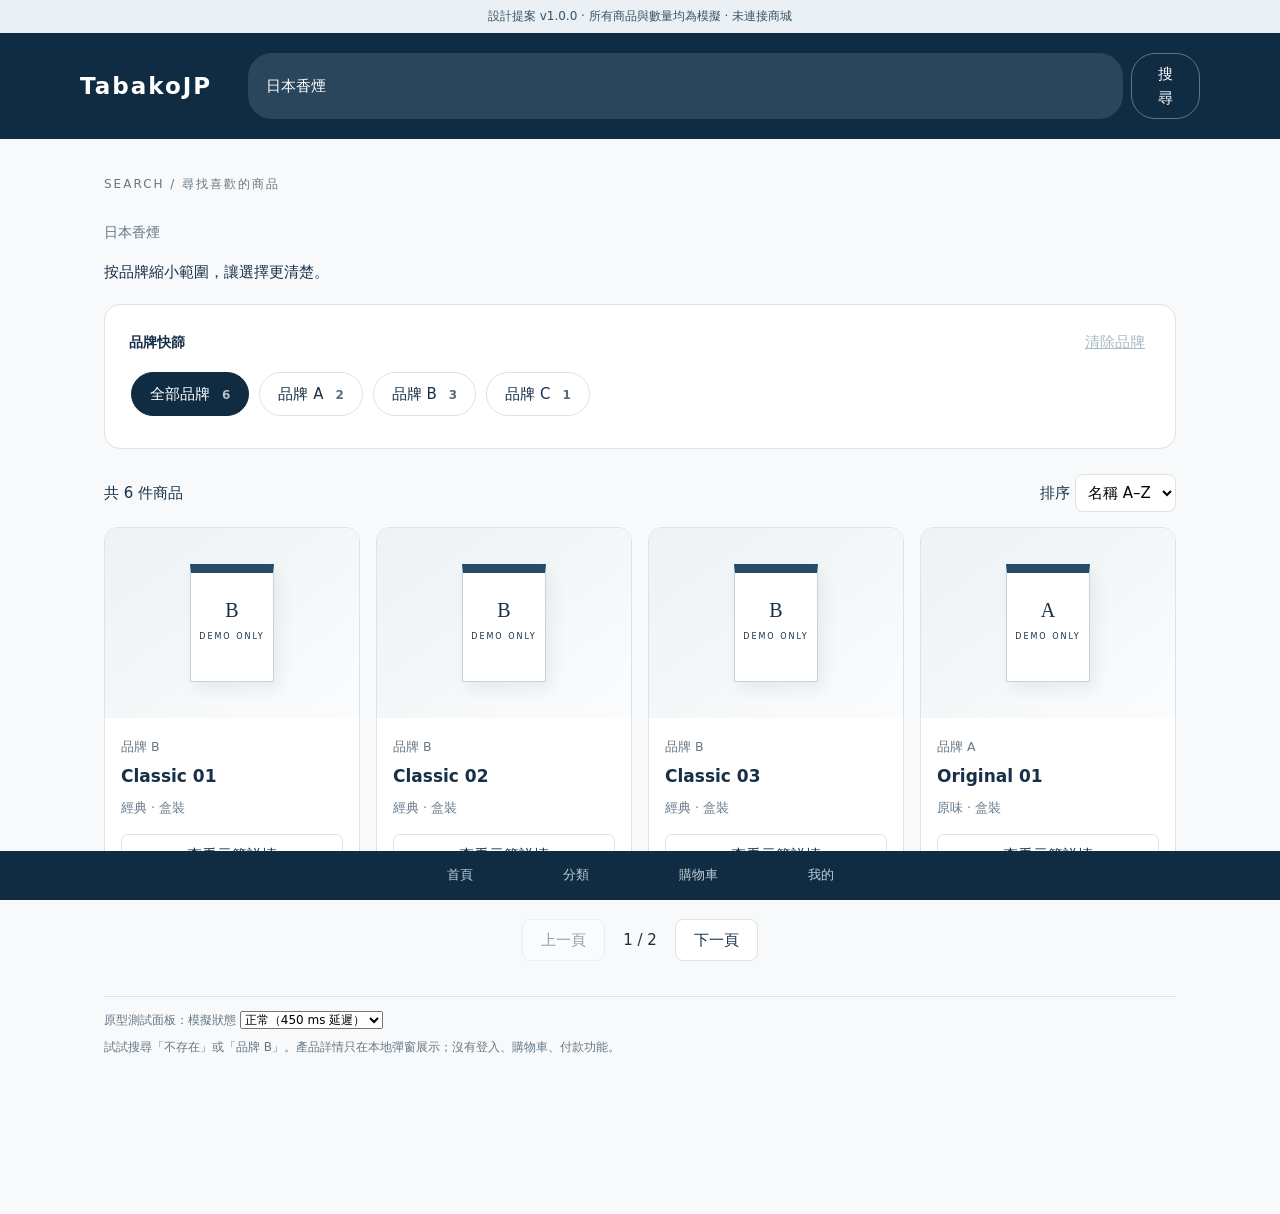
<file: proposals/TJP-DP-20261013-brand-facets-001/v1.0.0/index.html>
<!doctype html><html lang="zh-Hant"><head><meta charset="utf-8"><meta name="viewport" content="width=device-width,initial-scale=1"><title>TabakoJP · 品牌快篩提案</title><style>
:root{--navy:#102c43;--blue:#e9f0f4;--ink:#173047;--muted:#657786;--line:#dbe3e8;--paper:#f7f9fa}*{box-sizing:border-box}body{margin:0;background:var(--paper);color:var(--ink);font:15px/1.6 system-ui,sans-serif}button,input,select{font:inherit}button{cursor:pointer}button:disabled{cursor:default;opacity:.45}button:focus-visible,a:focus-visible,input:focus-visible,select:focus-visible{outline:3px solid #498cba;outline-offset:3px}.demo{padding:7px 20px;background:#eaf0f3;color:#375369;text-align:center;font-size:12px}header{background:var(--navy);color:white;padding:20px max(24px,calc((100% - 1120px)/2));display:flex;align-items:center;gap:36px}header strong{font-size:23px;white-space:nowrap;letter-spacing:2px}form{display:flex;gap:8px;width:100%}input{width:100%;border:0;border-radius:24px;background:#29465d;color:white;padding:12px 18px}input::placeholder{color:#d2dce4}form button{border:1px solid #5e7588;border-radius:24px;background:transparent;color:white;padding:8px 20px}main{max-width:1120px;margin:36px auto;padding:0 24px 100px}.eyebrow{color:var(--muted);font-size:12px;letter-spacing:2px}h1{font:32px/1.3 Georgia,serif;margin:12px 0}h1 span{font-size:14px;color:var(--muted);font-family:system-ui}p{margin:8px 0 20px}.panel{padding:24px;background:white;border:1px solid var(--line);border-radius:16px}.label{display:flex;justify-content:space-between;align-items:center;margin-bottom:14px}.label strong{font-size:14px}.label button,.reset{border:0;background:none;color:#426981;text-decoration:underline}.chips{display:flex;gap:10px;overflow:auto;padding:3px 2px 8px}.chip{flex-shrink:0;border:1px solid var(--line);background:white;border-radius:24px;padding:9px 18px;color:var(--ink)}.chip[aria-pressed=true]{background:var(--navy);color:white;border-color:var(--navy)}.chip b{display:inline-block;margin-left:12px;font-size:12px;opacity:.7}.summary{display:flex;justify-content:space-between;align-items:center;margin:25px 0 15px;gap:12px}.summary select{background:white;border:1px solid var(--line);border-radius:8px;padding:8px}.grid{display:grid;grid-template-columns:repeat(4,1fr);gap:16px}.card{background:white;border:1px solid var(--line);border-radius:14px;overflow:hidden}.image{height:190px;display:grid;place-items:center;background:linear-gradient(145deg,#edf2f4,#fbfcfd)}.pack{width:84px;height:118px;border:1px solid #c5d2dc;border-top:9px solid #254b68;background:white;box-shadow:5px 7px 15px #17304712;text-align:center;padding:26px 5px 0;font:20px Georgia}.pack small{display:block;font:8px system-ui;letter-spacing:2px;margin-top:10px}.body{padding:16px}.body small{color:var(--muted)}.body h2{font-size:17px;margin:5px 0}.body button{width:100%;padding:8px;border:1px solid var(--line);border-radius:7px;background:white;color:var(--ink);margin-top:15px}.empty{padding:46px 20px;text-align:center;background:white;border:1px dashed var(--line);border-radius:14px;grid-column:1/-1}.pager{display:flex;justify-content:center;align-items:center;gap:18px;margin-top:26px}.pager button,.retry{background:white;border:1px solid var(--line);border-radius:8px;padding:8px 18px;color:var(--ink)}footer{position:fixed;bottom:0;left:0;right:0;background:var(--navy);color:#becdd7;display:flex;justify-content:center;gap:90px;padding:14px;font-size:13px}.qa{margin-top:35px;color:var(--muted);border-top:1px solid var(--line);padding-top:14px;font-size:12px}.qa select{max-width:100%}dialog{border:1px solid var(--line);border-radius:16px;max-width:calc(100% - 32px);padding:24px}dialog::backdrop{background:#102c4370}[hidden]{display:none!important}@media(max-width:600px){header{padding:16px;gap:12px;flex-wrap:wrap}header strong{font-size:20px}form{gap:6px}input{min-width:0}main{margin:23px auto;padding:0 16px 100px}h1{font-size:27px}.panel{padding:17px 14px}.chips{margin-right:-14px;padding-right:14px}.chip{padding:8px 14px}.grid{grid-template-columns:repeat(2,minmax(0,1fr));gap:12px}.image{height:158px}.body{padding:12px}.body h2{font-size:15px}.summary{font-size:12px}.summary select{max-width:140px}.demo{font-size:11px}footer{justify-content:space-around;gap:0}.pack{transform:scale(.9)} }
</style></head><body><div class="demo">設計提案 v1.0.0 · 所有商品與數量均為模擬 · 未連接商城</div><header><strong>TabakoJP</strong><form id="search"><input id="q" aria-label="搜尋商品或品牌" placeholder="搜尋商品或品牌" value="日本香煙"><button>搜尋</button></form></header><main><div class="eyebrow">SEARCH / 尋找喜歡的商品</div><h1 id="title">日本香煙 <span>搜尋結果</span></h1><p>按品牌縮小範圍，讓選擇更清楚。</p><section class="panel" aria-label="品牌篩選"><div class="label"><strong>品牌快篩</strong><button id="clear">清除品牌</button></div><div class="chips" id="chips"></div></section><div class="summary"><span id="status" role="status" aria-live="polite"></span><label>排序 <select id="sort"><option value="name">名稱 A–Z</option><option value="name-desc">名稱 Z–A</option></select></label></div><div id="error" hidden class="empty" role="alert">暫時無法載入品牌結果　<button class="retry" id="retry">重試</button></div><section class="grid" id="results" aria-label="商品結果"></section><div class="pager"><button id="prev">上一頁</button><span id="page"></span><button id="next">下一頁</button></div><div class="qa">原型測試面板：<label>模擬狀態 <select id="mode"><option value="normal">正常（450 ms 延遲）</option><option value="slow">慢速（1.8 秒）</option><option value="error">接口失敗</option></select></label><p>試試搜尋「不存在」或「品牌 B」。產品詳情只在本地彈窗展示；沒有登入、購物車、付款功能。</p></div></main><footer><span>首頁</span><span>分類</span><span>購物車</span><span>我的</span></footer><dialog id="detail"><h2 id="detailTitle"></h2><p>示範詳情 · 不連接實際商品、不產生交易</p><button id="closeDetail">關閉</button></dialog><script src="model.js"></script><script src="app.js"></script></body></html>
</file>
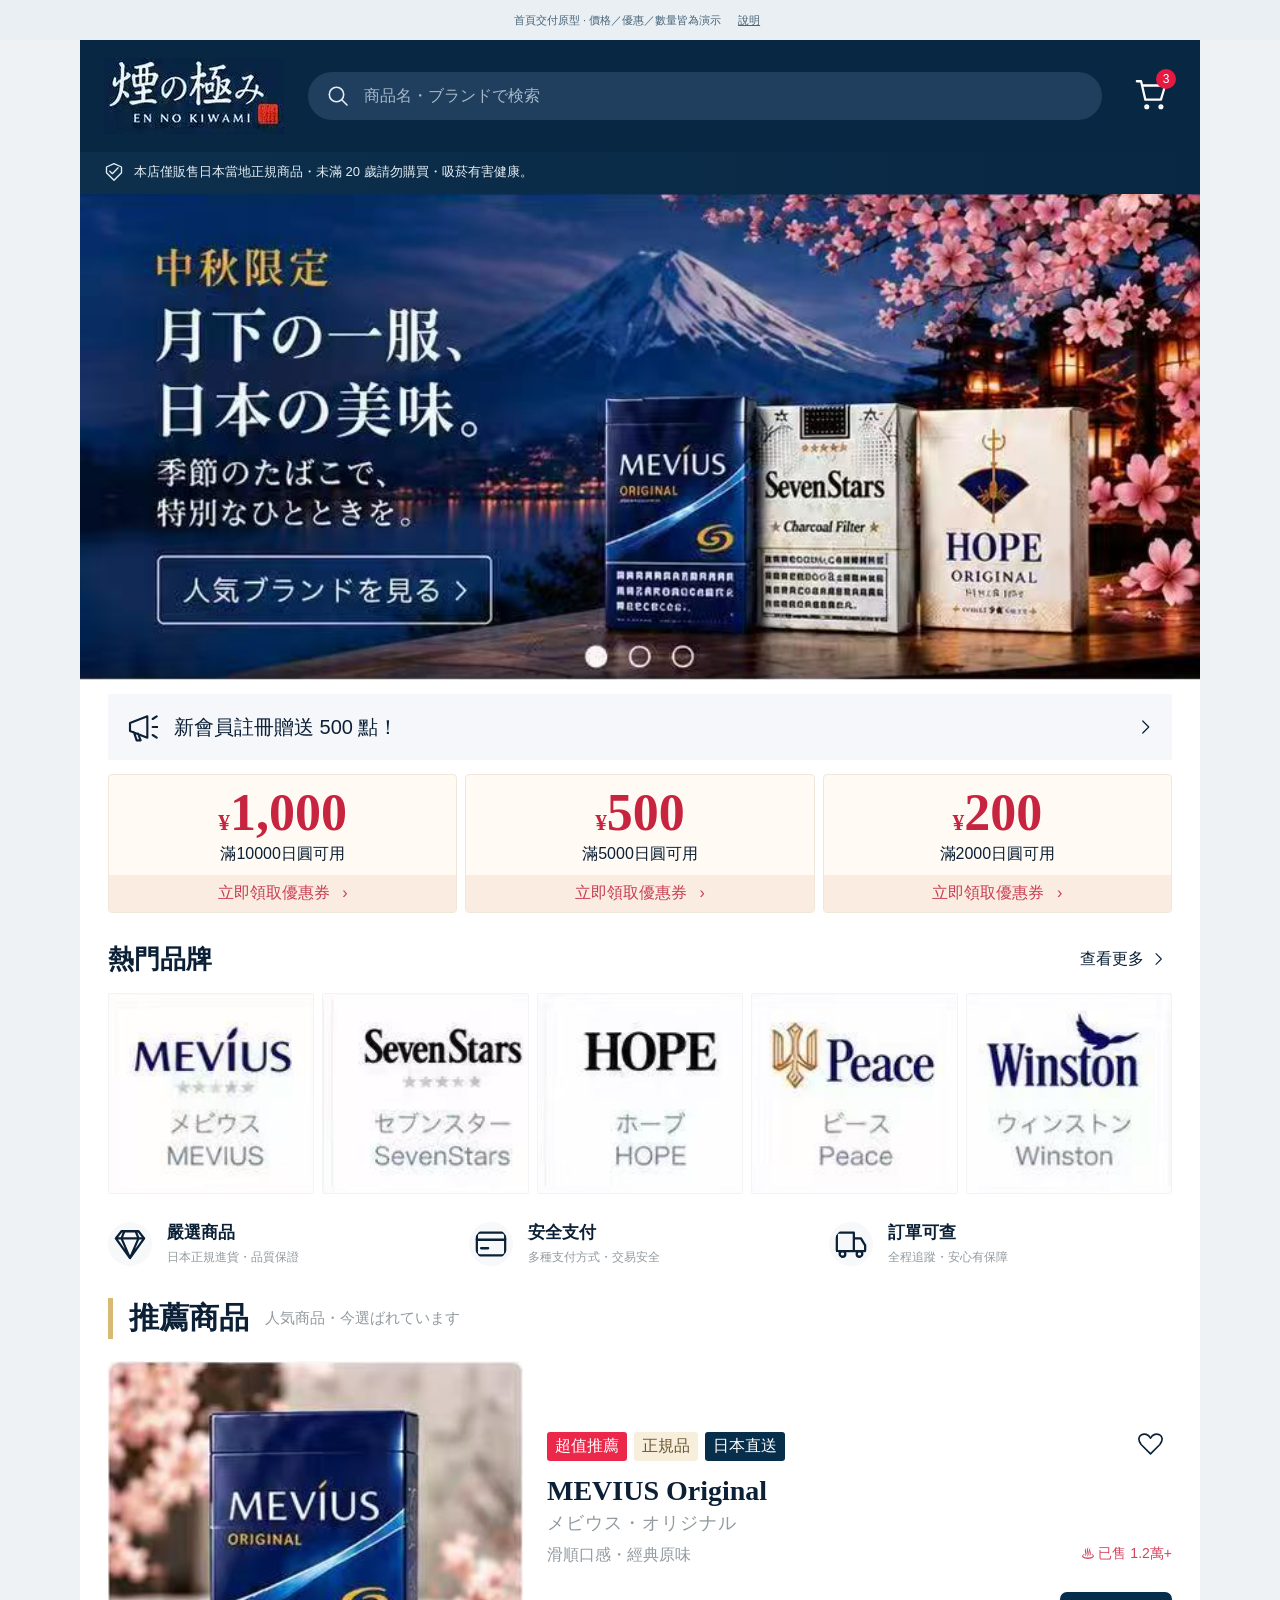
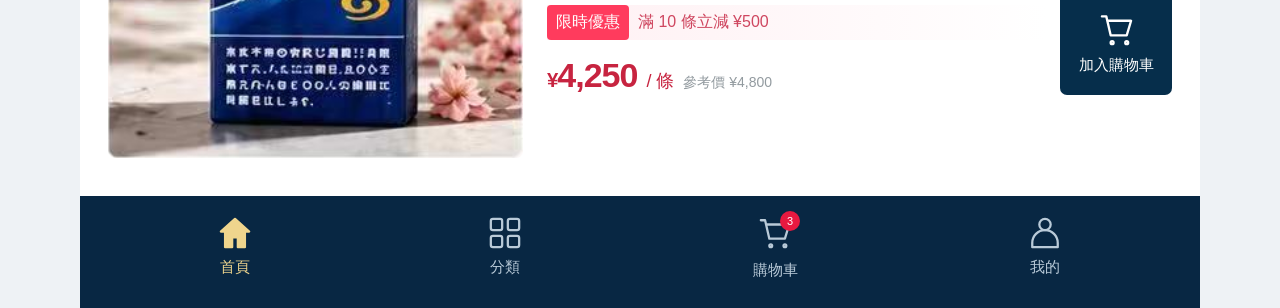
<file: deliveries/TJP-HOME-20261014-master-001/v1.0.0/preview.html>
<!doctype html><html lang="zh-Hant"><head><meta charset="utf-8"><meta name="viewport" content="width=device-width,initial-scale=1"><meta name="description" content="煙の極み首頁母版交付原型。演示資料，未接入商城。"><title>煙の極み｜首頁母版原型</title><style>:root{--navy:#082743;--ink:#0b2036;--blue:#203e5e;--gold:#efd58d;--red:#c72440;--line:#eceff2;--paper:#fff;--muted:#929a9f}*{box-sizing:border-box}html{scroll-behavior:smooth}body{margin:0;background:#eef2f5;color:var(--ink);font-family:"Noto Sans TC","PingFang TC","Microsoft JhengHei",sans-serif}button,input{font:inherit}button{cursor:pointer}button,a,input{-webkit-tap-highlight-color:transparent}button:focus-visible,a:focus-visible,input:focus-visible{outline:3px solid #61a4d0;outline-offset:3px}button{color:inherit}.icon{width:24px;height:24px;fill:none;stroke:currentColor;stroke-width:1.6;stroke-linecap:round;stroke-linejoin:round;flex-shrink:0}.icon-defs{position:absolute;width:0;height:0;overflow:hidden}.sr-only{position:absolute;width:1px;height:1px;padding:0;margin:-1px;overflow:hidden;clip:rect(0,0,0,0);white-space:nowrap;border:0}.prototype-notice{background:#e9eff3;padding:6px 12px;text-align:center;font-size:11px;color:#486378}.prototype-notice button{background:none;border:0;color:inherit;text-decoration:underline;min-height:28px}.site-shell{max-width:1120px;margin:auto;background:white;min-height:100vh;overflow:hidden}.site-header{background:var(--navy);color:#e5eef4}.header-inner{display:flex;align-items:center;gap:24px;padding:18px 24px}.brand-link{display:block;width:180px;flex-shrink:0}.brand-link svg{display:block;width:100%}.search-form{flex:1;display:flex;align-items:center;gap:12px;background:var(--blue);padding:12px 18px;border-radius:30px;min-width:0}.search-form input{border:0;outline:0;background:transparent;color:white;width:100%;min-width:0;font-size:16px}.search-form input::placeholder{color:#a5b9ca}.icon-button{border:0;background:none;padding:8px;min-width:44px;min-height:44px;position:relative}.header-cart{color:white}.header-cart .icon{width:34px;height:34px}.badge{position:absolute;right:0;top:0;border-radius:50%;background:#e71940;color:white;min-width:20px;height:20px;display:grid;place-items:center;font-size:12px;padding:0 4px}.legal{display:flex;gap:10px;align-items:center;padding:10px 24px 12px;background:linear-gradient(90deg,#163e5a60,transparent);font-size:13px}.legal .icon{width:20px;height:20px}.hero{position:relative;background:var(--navy)}.hero>svg{display:block;width:100%;height:auto}.hero-hotspot{position:absolute;left:6.8%;top:74.3%;width:30%;height:14.3%;border:0;background:transparent;border-radius:2px}.hero-hotspot:hover{box-shadow:inset 0 0 0 2px #fff9}.content{padding:14px 28px 38px}.announcement{display:flex;align-items:center;gap:16px;width:100%;padding:17px 18px;background:#f6f7fb;border:0;text-align:left;font-size:20px}.announcement .icon{width:32px;height:32px}.announcement .arrow{width:18px;height:18px;margin-left:auto}.coupons{display:grid;grid-template-columns:repeat(3,minmax(0,1fr));gap:8px;margin:14px 0 24px}.coupon{border:1px solid #f0e7da;background:#fffaf3;border-radius:4px;padding:0;overflow:hidden;text-align:center;display:flex;flex-direction:column;align-items:stretch}.coupon>strong{font:700 52px/1.15 Georgia,serif;color:var(--red);padding:8px 0 0}.coupon strong small{font-size:.45em}.coupon>span{font-size:16px;padding:1px 0 10px}.coupon em{font-style:normal;font-size:16px;padding:8px 0;background:#fbece2;color:#c83d51}.coupon em span{padding-left:8px}.coupon.is-claimed em{color:#526f83;background:#e9f0f4}.section-head{display:flex;justify-content:space-between;align-items:center;margin:0 0 12px}.section-head h1{font-size:26px;margin:0;font-weight:800}.section-head>button{display:flex;align-items:center;background:none;border:0;gap:6px;font-size:16px;min-height:44px}.section-head .icon{width:16px;height:16px}.brand-grid{display:grid;grid-template-columns:repeat(5,minmax(0,1fr));gap:8px}.brand-grid button{padding:0;background:white;border:1px solid #f2f3f4;border-radius:2px;min-width:0;overflow:hidden}.brand-grid button:hover{border-color:#aabccb}.brand-grid svg{display:block;width:100%;height:auto}.service-strip{display:grid;grid-template-columns:repeat(3,minmax(0,1fr));gap:18px;margin:27px 0 32px}.service-strip>div{display:flex;gap:15px;align-items:center;min-width:0}.service-strip .icon{width:44px;height:44px;padding:5px;background:#f7f8fa;border-radius:50%}.service-strip p{margin:0;min-width:0}.service-strip strong{font-size:17px;display:block}.service-strip small{display:block;color:var(--muted);font-size:12px;white-space:nowrap;margin-top:5px}.recommend-title{display:flex;gap:16px;align-items:center;margin-bottom:22px}.recommend-title h2{margin:0;font-family:Georgia,"Noto Serif TC",serif;font-size:30px;border-left:5px solid #d9ba75;padding-left:16px;white-space:nowrap}.recommend-title>span{color:var(--muted);font-size:15px}.product-card{display:grid;grid-template-columns:39% minmax(0,1fr);gap:24px;align-items:stretch}.product-image{background:none;border:0;padding:0;overflow:hidden;border-radius:7px;align-self:start}.product-image svg{display:block;width:100%;height:auto}.product-info{min-width:0;display:flex;flex-direction:column;justify-content:center}.product-top{display:flex;align-items:center;justify-content:space-between;gap:6px}.tags{display:flex;gap:7px;flex-wrap:wrap}.tag{padding:4px 8px;border-radius:3px;font-size:16px;white-space:nowrap}.tag.red{background:#eb284a;color:white}.tag.beige{background:#f7efdc;color:#6a5630}.tag.navy{background:#072e4b;color:white}.favorite{color:#0a2237;flex-shrink:0}.favorite .icon{width:25px;height:25px}.favorite[aria-pressed=true]{color:#c72440}.favorite[aria-pressed=true] .icon{fill:#c72440}.product-name{display:block;text-align:left;background:none;border:0;padding:0;align-self:start}.product-name h3{margin:5px 0 3px;font:700 28px/1.2 Georgia,serif}.japanese{margin:0;color:var(--muted);font-size:18px;letter-spacing:1px}.product-description{display:flex;justify-content:space-between;gap:10px;flex-wrap:wrap;color:var(--muted);font-size:16px;margin-top:10px}.sold{color:#d44460;font-size:14px;white-space:nowrap}.buy-row{display:flex;align-items:flex-end;gap:14px;margin-top:26px}.offer-price{min-width:0;flex:1}.offer{display:flex;align-items:center;background:linear-gradient(90deg,#fff0f3,#fff);color:#cf4760;font-size:16px;white-space:nowrap;gap:9px}.offer b{font-weight:400;background:#ff3b5d;color:white;padding:7px 9px;border-radius:4px}.price{display:flex;gap:9px;align-items:baseline;flex-wrap:wrap;margin-top:16px;color:#c72440}.price strong{font-size:34px;line-height:1.15;letter-spacing:-1px}.price strong small{font-size:.6em}.price>span{font-size:18px}.price del{text-decoration:none;color:var(--muted);font-size:14px}.add-to-cart{flex-shrink:0;width:112px;min-height:103px;background:#062e4b;color:white;border:0;border-radius:7px;display:flex;flex-direction:column;align-items:center;justify-content:center;gap:9px;padding:12px 6px}.add-to-cart .icon{width:35px;height:35px}.add-to-cart span{font-size:15px}.bottom-nav{display:flex;background:var(--navy);color:#b9cad8;justify-content:space-around;padding:16px 20px 24px}.bottom-nav button{background:none;border:0;display:flex;flex-direction:column;align-items:center;gap:8px;color:inherit;min-width:60px;min-height:60px;padding:4px}.bottom-nav .icon{width:34px;height:34px}.bottom-nav button.active{color:var(--gold)}.bottom-nav .active .icon{fill:var(--gold);stroke:var(--gold)}.nav-icon-wrap{position:relative}.bottom-nav span{font-size:15px}.bottom-nav .badge{font-size:11px;top:-5px;right:-8px}.toast{position:fixed;bottom:90px;left:50%;transform:translateX(-50%);max-width:calc(100% - 32px);width:max-content;border-radius:8px;background:#082743eb;color:white;padding:12px 16px;font-size:13px;box-shadow:0 5px 20px #0002;z-index:4}dialog{border:1px solid #d6e1e8;border-radius:16px;padding:22px;width:440px;max-width:calc(100% - 28px);color:var(--ink)}dialog::backdrop{background:#06233b99}.dialog-head{display:flex;align-items:center;justify-content:space-between;gap:12px}.dialog-head h2{margin:0;font-size:20px}.dialog-head button{border:0;background:none;font-size:28px;min-width:44px;min-height:44px}#dialog-body{line-height:1.7;margin:14px 0}.dialog-note{color:#6e8291;font-size:12px}.dialog-done{background:var(--navy);color:white;border:0;border-radius:8px;width:100%;padding:12px}.demo-cart-row{border-bottom:1px solid var(--line);padding:12px 0;display:flex;justify-content:space-between;align-items:center}.demo-cart-row button{min-width:44px;min-height:44px;border:1px solid var(--line);background:white;border-radius:6px}.demo-cart-row span{padding:0 10px}[hidden]{display:none!important}
@media(max-width:600px){body{background:white}.prototype-notice{font-size:10px;padding:2px 8px}.header-inner{gap:10px;padding:12px 11px 7px}.brand-link{width:82px}.search-form{padding:8px 10px;gap:6px}.search-form .icon{width:18px;height:18px}.search-form input{font-size:11px}.header-cart{min-width:32px;padding:4px}.header-cart .icon{width:25px;height:25px}.header-cart .badge{font-size:10px;min-width:16px;height:16px}.legal{padding:8px 15px;font-size:9px;gap:8px;line-height:1.5}.legal .icon{width:15px;height:15px}.content{padding:8px 11px 28px}.announcement{padding:8px 9px;gap:9px;font-size:12px;min-height:40px}.announcement .icon{width:24px;height:24px}.announcement .arrow{width:13px;height:13px}.coupons{gap:5px;margin:9px 0 10px}.coupon>strong{font-size:31px;padding-top:5px}.coupon>span{font-size:10px;padding-bottom:5px}.coupon em{font-size:10px;padding:5px 0}.section-head{margin:0 0 3px}.section-head h1{font-size:18px}.section-head>button{font-size:12px;gap:2px}.section-head .icon{width:12px;height:12px}.brand-grid{gap:5px}.service-strip{gap:8px;margin:16px 0 23px}.service-strip>div{gap:4px}.service-strip .icon{width:30px;height:30px;padding:3px}.service-strip strong{font-size:10px}.service-strip small{font-size:6px;margin-top:4px;letter-spacing:-.1px}.recommend-title{gap:9px;margin-bottom:13px}.recommend-title h2{font-size:21px;border-left-width:4px;padding-left:8px}.recommend-title>span{font-size:9px}.product-card{grid-template-columns:39% minmax(0,1fr);gap:9px}.product-image{border-radius:4px}.product-info{justify-content:flex-start}.tags{gap:4px;flex-wrap:nowrap}.tag{font-size:9px;padding:3px 4px;border-radius:2px}.favorite{min-width:25px;min-height:28px;padding:2px}.favorite .icon{width:17px;height:17px}.product-name h3{font-size:17px;margin-top:4px}.japanese{font-size:11px;letter-spacing:.3px}.product-description{margin-top:6px;gap:3px;font-size:11px}.sold{font-size:10px;margin-left:auto}.buy-row{gap:6px;margin-top:auto;padding-top:13px}.offer{font-size:9px;gap:4px}.offer b{padding:4px 5px}.price{gap:4px;margin-top:10px}.price strong{font-size:23px}.price>span{font-size:11px}.price del{font-size:9px}.add-to-cart{width:54px;min-height:51px;border-radius:5px;gap:5px;padding:6px 3px}.add-to-cart .icon{width:24px;height:24px}.add-to-cart span{font-size:8px;white-space:nowrap}.bottom-nav{padding:12px 15px max(18px,env(safe-area-inset-bottom));position:sticky;bottom:0;z-index:3}.bottom-nav button{min-height:50px;gap:5px}.bottom-nav .icon{width:26px;height:26px}.bottom-nav span{font-size:11px}.bottom-nav .badge{font-size:10px;min-width:16px;height:16px}.toast{bottom:95px}}
@media(max-width:360px){.legal{font-size:8px}.search-form input{font-size:10px}.tags{gap:2px}.tag{font-size:8px;padding:3px}.price strong{font-size:20px}.product-name h3{font-size:15px}.offer{font-size:8px}.service-strip small{font-size:5.5px}}
@media(prefers-reduced-motion:reduce){html{scroll-behavior:auto}}
</style></head><body>
<svg class="icon-defs" aria-hidden="true" xmlns="http://www.w3.org/2000/svg"><defs><image id="master-art" href="[data-uri]" width="852" height="1846"/>
<symbol id="i-search" viewBox="0 0 24 24"><circle cx="10.5" cy="10.5" r="7.2"/><path d="m16 16 5 5"/></symbol><symbol id="i-cart" viewBox="0 0 24 24"><path d="M2 3h3l3 13h11l3-10H6"/><circle cx="9" cy="21" r="1"/><circle cx="19" cy="21" r="1"/></symbol><symbol id="i-home" viewBox="0 0 24 24"><path d="m2 11 10-9 10 9h-3v11h-5v-7h-4v7H5V11Z"/></symbol><symbol id="i-grid" viewBox="0 0 24 24"><rect x="2" y="2" width="8" height="8" rx="1.5"/><rect x="14" y="2" width="8" height="8" rx="1.5"/><rect x="2" y="14" width="8" height="8" rx="1.5"/><rect x="14" y="14" width="8" height="8" rx="1.5"/></symbol><symbol id="i-user" viewBox="0 0 24 24"><circle cx="12" cy="6" r="4"/><path d="M3 22v-3a9 9 0 0 1 18 0v3Z"/></symbol><symbol id="i-heart" viewBox="0 0 24 24"><path d="M12 21 3 12C-4 3 8-2 12 6c4-8 16-3 9 6Z"/></symbol><symbol id="i-arrow" viewBox="0 0 24 24"><path d="m9 4 8 8-8 8"/></symbol><symbol id="i-shield" viewBox="0 0 24 24"><path d="m12 2 9 4v7l-9 9-9-9V6Z"/><path d="m7 11 3 3 7-7"/></symbol><symbol id="i-sound" viewBox="0 0 24 24"><path d="m3 9 13-5v16L3 15ZM6 16l2 6h3l-2-5M20 6l3-2M20 12h4M20 18l3 2"/></symbol><symbol id="i-gem" viewBox="0 0 24 24"><path d="m2 8 4-5h12l4 5-10 14ZM2 8h20M8 3 6 8l6 14 6-14-2-5"/></symbol><symbol id="i-card" viewBox="0 0 24 24"><rect x="2" y="4" width="20" height="16" rx="2"/><path d="M2 9h20M5 15h5"/></symbol><symbol id="i-truck" viewBox="0 0 24 24"><path d="M2 17V4h12v13M14 8h5l3 5v4h-8M3 17h19"/><circle cx="6" cy="19" r="2"/><circle cx="18" cy="19" r="2"/></symbol></defs></svg>
<div class="prototype-notice">首頁交付原型 · 價格／優惠／數量皆為演示　<button id="about">說明</button></div>
<div class="site-shell"><header class="site-header"><div class="header-inner"><a class="brand-link" href="#home" aria-label="煙の極み首頁"><svg viewBox="20 74 180 76" role="img" aria-label="煙の極み EN NO KIWAMI"><use href="#master-art"/></svg></a><form id="search-form" class="search-form" role="search"><svg class="icon"><use href="#i-search"/></svg><input id="search-input" type="search" placeholder="商品名・ブランドで検索" aria-label="搜尋商品或品牌"><button type="submit" class="sr-only">搜尋</button></form><button class="header-cart icon-button" data-action="cart" aria-label="查看示範購物車"><svg class="icon"><use href="#i-cart"/></svg><span class="badge" data-cart-count>3</span></button></div><div class="legal"><svg class="icon"><use href="#i-shield"/></svg><span>本店僅販售日本當地正規商品・未滿 20 歲請勿購買・吸菸有害健康。</span></div></header>
<main id="home"><section class="hero" aria-label="中秋限定主廣告"><svg viewBox="0 210 852 370" role="img" aria-label="中秋限定，月下の一服、日本の美味。富士山與櫻花，MEVIUS、SevenStars及HOPE包裝。"><use href="#master-art"/></svg><button class="hero-hotspot" data-action="brands" aria-label="查看人氣品牌"><span class="sr-only">人氣品牌を見る</span></button></section>
<div class="content"><button class="announcement" data-action="register"><svg class="icon"><use href="#i-sound"/></svg><span>新會員註冊贈送 500 點！</span><svg class="icon arrow"><use href="#i-arrow"/></svg></button>
<section class="coupons" aria-label="優惠券"><button class="coupon" data-coupon="1000"><strong><small>¥</small>1,000</strong><span>滿10000日圓可用</span><em>立即領取優惠券 <span>›</span></em></button><button class="coupon" data-coupon="500"><strong><small>¥</small>500</strong><span>滿5000日圓可用</span><em>立即領取優惠券 <span>›</span></em></button><button class="coupon" data-coupon="200"><strong><small>¥</small>200</strong><span>滿2000日圓可用</span><em>立即領取優惠券 <span>›</span></em></button></section>
<section class="brands-section" id="brands"><div class="section-head"><h1>熱門品牌</h1><button data-action="brands">查看更多 <svg class="icon"><use href="#i-arrow"/></svg></button></div><div class="brand-grid">
<button data-brand="MEVIUS" aria-label="MEVIUS 品牌"><svg viewBox="27 900 149 145" role="img" aria-label="MEVIUS メビウス"><use href="#master-art"/></svg></button><button data-brand="SevenStars" aria-label="SevenStars 品牌"><svg viewBox="182 900 149 145" role="img" aria-label="SevenStars セブンスター"><use href="#master-art"/></svg></button><button data-brand="HOPE" aria-label="HOPE 品牌"><svg viewBox="348 900 149 145" role="img" aria-label="HOPE ホープ"><use href="#master-art"/></svg></button><button data-brand="Peace" aria-label="Peace 品牌"><svg viewBox="515 900 149 145" role="img" aria-label="Peace ピース"><use href="#master-art"/></svg></button><button data-brand="Winston" aria-label="Winston 品牌"><svg viewBox="680 900 149 145" role="img" aria-label="Winston ウィンストン"><use href="#master-art"/></svg></button></div></section>
<section class="service-strip" aria-label="服務說明"><div><svg class="icon"><use href="#i-gem"/></svg><p><strong>嚴選商品</strong><small>日本正規進貨・品質保證</small></p></div><div><svg class="icon"><use href="#i-card"/></svg><p><strong>安全支付</strong><small>多種支付方式・交易安全</small></p></div><div><svg class="icon"><use href="#i-truck"/></svg><p><strong>訂單可查</strong><small>全程追蹤・安心有保障</small></p></div></section>
<section class="recommendations"><div class="recommend-title"><h2>推薦商品</h2><span>人気商品・今選ばれています</span></div><article class="product-card"><button class="product-image" data-action="product" aria-label="查看 MEVIUS Original 示範詳情"><svg viewBox="28 1272 316 302" role="img" aria-label="MEVIUS Original 藍色包裝，正面展示"><use href="#master-art"/></svg></button><div class="product-info"><div class="product-top"><div class="tags"><span class="tag red">超值推薦</span><span class="tag beige">正規品</span><span class="tag navy">日本直送</span></div><button id="favorite" class="favorite icon-button" aria-pressed="false" aria-label="收藏示範商品"><svg class="icon"><use href="#i-heart"/></svg></button></div><button class="product-name" data-action="product"><h3>MEVIUS Original</h3></button><p class="japanese">メビウス・オリジナル</p><div class="product-description"><span>滑順口感・經典原味</span><span class="sold">♨ 已售 1.2萬+</span></div><div class="buy-row"><div class="offer-price"><div class="offer"><b>限時優惠</b><span>滿 10 條立減 ¥500</span></div><div class="price"><strong><small>¥</small>4,250</strong><span>/ 條</span><del>參考價 ¥4,800</del></div></div><button class="add-to-cart" id="add-to-cart"><svg class="icon"><use href="#i-cart"/></svg><span>加入購物車</span></button></div></div></article></section>
</div></main><nav class="bottom-nav" aria-label="商城導航"><button class="active" data-nav="home" aria-current="page"><svg class="icon"><use href="#i-home"/></svg><span>首頁</span></button><button data-nav="categories"><svg class="icon"><use href="#i-grid"/></svg><span>分類</span></button><button data-nav="cart"><span class="nav-icon-wrap"><svg class="icon"><use href="#i-cart"/></svg><span class="badge" data-cart-count>3</span></span><span>購物車</span></button><button data-nav="account"><svg class="icon"><use href="#i-user"/></svg><span>我的</span></button></nav></div>
<div class="toast" id="toast" role="status" aria-live="polite" hidden></div><dialog id="demo-dialog" aria-labelledby="dialog-title"><div class="dialog-head"><h2 id="dialog-title"></h2><button id="dialog-close" aria-label="關閉">×</button></div><div id="dialog-body"></div><p class="dialog-note">此為獨立演示，不連接商城，不提交真實資料。</p><button id="dialog-done" class="dialog-done">知道了</button></dialog><script>/* Local demonstration only. No fetch, cookies, credentials, localStorage or live requests. */
const HomeDemo={cartCount:3,claimed:new Set(),favorite:false};
const $=id=>document.getElementById(id);const dialog=$('demo-dialog');let toastTimer,lastFocus;
function openDemo(title,body){lastFocus=document.activeElement;$('dialog-title').textContent=title;$('dialog-body').replaceChildren();if(typeof body==='string')$('dialog-body').textContent=body;else $('dialog-body').append(body);dialog.showModal()}
function closeDemo(){dialog.close();lastFocus?.focus()}
function toast(message){clearTimeout(toastTimer);$('toast').textContent=message;$('toast').hidden=false;toastTimer=setTimeout(()=>$('toast').hidden=true,2800)}
function renderCount(){document.querySelectorAll('[data-cart-count]').forEach(n=>n.textContent=HomeDemo.cartCount)}
function cart(){const section=document.createElement('div');const note=document.createElement('p');note.textContent='示範購物車：初始 3 件為母版演示數量，可在此測試增減。';section.append(note);const row=document.createElement('div');row.className='demo-cart-row';row.append(document.createTextNode('示範商品'));const controls=document.createElement('div');const minus=document.createElement('button');minus.textContent='−';minus.setAttribute('aria-label','減少示範数量');const count=document.createElement('span');count.textContent=HomeDemo.cartCount;const plus=document.createElement('button');plus.textContent='+';plus.setAttribute('aria-label','增加示範数量');function sync(){count.textContent=HomeDemo.cartCount;minus.disabled=HomeDemo.cartCount===0;renderCount()}minus.onclick=()=>{HomeDemo.cartCount=Math.max(0,HomeDemo.cartCount-1);sync()};plus.onclick=()=>{HomeDemo.cartCount++;sync()};controls.append(minus,count,plus);row.append(controls);section.append(row);sync();openDemo('示範購物車',section)}
function action(name){if(name==='cart'){cart();return}if(name==='brands'){document.getElementById('brands').scrollIntoView({behavior:matchMedia('(prefers-reduced-motion: reduce)').matches?'auto':'smooth'});return}if(name==='product'){openDemo('MEVIUS Original','母版演示商品：¥4,250／條。真實名稱、規格、售價、優惠、庫存及詳情地址由正式商城接口提供。');return}if(name==='register'){openDemo('新會員註冊','母版展示「贈送500點」。正式活動條件尚未接入；本原型不建立帳號、不收集個人資料。');return}openDemo(name==='categories'?'商品分類':name==='account'?'會員中心':'原型說明','此入口展示互動位置。正式頁面需由協調員核實既有路由後接入；目前不跳轉或登入商城。')}
document.querySelectorAll('[data-action]').forEach(b=>b.onclick=()=>action(b.dataset.action));document.querySelectorAll('[data-nav]').forEach(b=>b.onclick=()=>b.dataset.nav==='home'?window.scrollTo({top:0,behavior:'smooth'}):action(b.dataset.nav));
document.querySelectorAll('[data-coupon]').forEach(b=>b.onclick=()=>{const value=b.dataset.coupon;if(HomeDemo.claimed.has(value)){toast('此演示優惠券已領取');return}HomeDemo.claimed.add(value);b.classList.add('is-claimed');b.querySelector('em').textContent='已領取（演示）';toast('演示領取成功 · 沒有發放真實優惠券')});
document.querySelectorAll('[data-brand]').forEach(b=>b.onclick=()=>openDemo(b.dataset.brand+' 品牌','正式商品列表地址由現有 manufacturer_id 對應確認。本原型只展示品牌入口，不推測實際品牌編號。'));
$('favorite').onclick=()=>{HomeDemo.favorite=!HomeDemo.favorite;$('favorite').setAttribute('aria-pressed',String(HomeDemo.favorite));$('favorite').setAttribute('aria-label',HomeDemo.favorite?'取消收藏示範商品':'收藏示範商品');toast(HomeDemo.favorite?'已收藏（演示）':'已取消收藏（演示）')};$('add-to-cart').onclick=()=>{HomeDemo.cartCount++;renderCount();toast('已加入示範購物車 · 沒有改動商城')};
$('search-form').onsubmit=e=>{e.preventDefault();const q=$('search-input').value.trim();if(!q){$('search-input').focus();toast('請輸入商品或品牌');return}openDemo('搜尋：'+q,'搜尋入口已就位。此原型未發出網絡请求；正式搜尋沿用商城既有路由與服務端結果。')};$('about').onclick=()=>openDemo('交付原型說明','依據19534.jpeg母版重建可操作首頁。素材為母版原圖的SVG視窗引用。所有價格、優惠、銷量、會員點數和購物車數量均為演示，不代表已批准業務規則。');$('dialog-close').onclick=closeDemo;$('dialog-done').onclick=closeDemo;dialog.addEventListener('close',()=>lastFocus?.focus());renderCount();
</script></body></html>
</file>
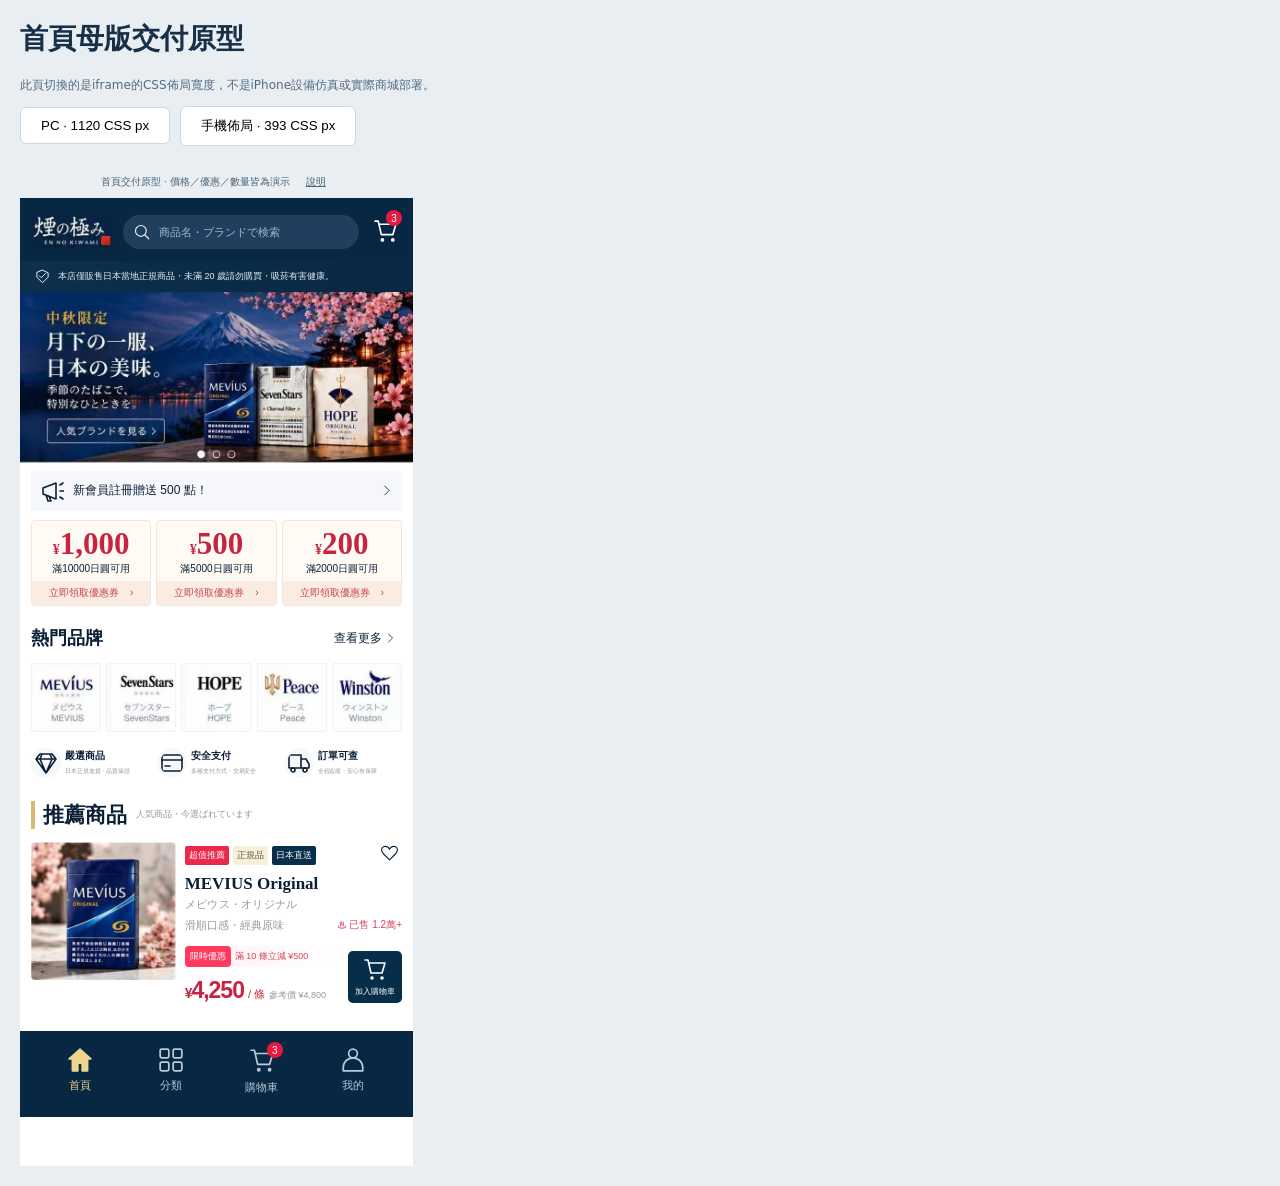
<file: deliveries/TJP-HOME-20261014-master-001/v1.0.0/review.html>
<!doctype html><html lang="zh-Hant"><head><meta charset="utf-8"><meta name="viewport" content="width=device-width,initial-scale=1"><title>首頁原型雙寬度審閱</title><style>body{background:#e9eef2;color:#173047;font:14px system-ui;margin:20px}button{padding:10px 20px;margin-right:10px;border:1px solid #ccd8e0;border-radius:6px;background:white}section{overflow:auto;margin-top:20px}iframe{height:1000px;border:0;background:white;display:block}p{font-size:12px;color:#526b80}</style></head><body><h1>首頁母版交付原型</h1><p>此頁切換的是iframe的CSS佈局寬度，不是iPhone設備仿真或實際商城部署。</p><button onclick="document.getElementById('frame').style.width='1120px'">PC · 1120 CSS px</button><button onclick="document.getElementById('frame').style.width='393px'">手機佈局 · 393 CSS px</button><section><iframe id="frame" title="首頁原型佈局預覽" src="index.html" style="width:393px"></iframe></section></body></html>
</file>
<file: previews/longyin-home-v1-adjustment-20261017-r01/styles.css>
:root{--navy:#082743;--ink:#0b2036;--blue:#203e5e;--gold:#efd58d;--red:#c72440;--line:#eceff2;--paper:#fff;--muted:#929a9f}*{box-sizing:border-box}html{scroll-behavior:smooth}body{margin:0;background:#eef2f5;color:var(--ink);font-family:"Noto Sans TC","PingFang TC","Microsoft JhengHei",sans-serif}button,input{font:inherit}button{cursor:pointer}button,a,input{-webkit-tap-highlight-color:transparent}button:focus-visible,a:focus-visible,input:focus-visible{outline:3px solid #61a4d0;outline-offset:3px}button{color:inherit}.icon{width:24px;height:24px;fill:none;stroke:currentColor;stroke-width:1.6;stroke-linecap:round;stroke-linejoin:round;flex-shrink:0}.icon-defs{position:absolute;width:0;height:0;overflow:hidden}.sr-only{position:absolute;width:1px;height:1px;padding:0;margin:-1px;overflow:hidden;clip:rect(0,0,0,0);white-space:nowrap;border:0}.prototype-notice{background:#e9eff3;padding:6px 12px;text-align:center;font-size:11px;color:#486378}.prototype-notice button{background:none;border:0;color:inherit;text-decoration:underline;min-height:28px}.site-shell{max-width:1120px;margin:auto;background:white;min-height:100vh;overflow:hidden}.site-header{background:var(--navy);color:#e5eef4}.header-inner{display:flex;align-items:center;gap:24px;padding:18px 24px}.brand-link{display:block;width:180px;flex-shrink:0}.brand-link svg{display:block;width:100%}.search-form{flex:1;display:flex;align-items:center;gap:12px;background:var(--blue);padding:12px 18px;border-radius:30px;min-width:0}.search-form input{border:0;outline:0;background:transparent;color:white;width:100%;min-width:0;font-size:16px}.search-form input::placeholder{color:#a5b9ca}.icon-button{border:0;background:none;padding:8px;min-width:44px;min-height:44px;position:relative}.header-cart{color:white}.header-cart .icon{width:34px;height:34px}.badge{position:absolute;right:0;top:0;border-radius:50%;background:#e71940;color:white;min-width:20px;height:20px;display:grid;place-items:center;font-size:12px;padding:0 4px}.legal{display:flex;gap:10px;align-items:center;padding:10px 24px 12px;background:linear-gradient(90deg,#163e5a60,transparent);font-size:13px}.legal .icon{width:20px;height:20px}.hero{position:relative;background:var(--navy)}.hero>svg{display:block;width:100%;height:auto}.hero-hotspot{position:absolute;left:6.8%;top:74.3%;width:30%;height:14.3%;border:0;background:transparent;border-radius:2px}.hero-hotspot:hover{box-shadow:inset 0 0 0 2px #fff9}.content{padding:14px 28px 38px}.announcement{display:flex;align-items:center;gap:16px;width:100%;padding:17px 18px;background:#f6f7fb;border:0;text-align:left;font-size:20px}.announcement .icon{width:32px;height:32px}.announcement .arrow{width:18px;height:18px;margin-left:auto}.coupons{display:grid;grid-template-columns:repeat(3,minmax(0,1fr));gap:8px;margin:14px 0 24px}.coupon{border:1px solid #f0e7da;background:#fffaf3;border-radius:4px;padding:0;overflow:hidden;text-align:center;display:flex;flex-direction:column;align-items:stretch}.coupon>strong{font:700 52px/1.15 Georgia,serif;color:var(--red);padding:8px 0 0}.coupon strong small{font-size:.45em}.coupon>span{font-size:16px;padding:1px 0 10px}.coupon em{font-style:normal;font-size:16px;padding:8px 0;background:#fbece2;color:#c83d51}.coupon em span{padding-left:8px}.coupon.is-claimed em{color:#526f83;background:#e9f0f4}.section-head{display:flex;justify-content:space-between;align-items:center;margin:0 0 12px}.section-head h1{font-size:26px;margin:0;font-weight:800}.section-head>button{display:flex;align-items:center;background:none;border:0;gap:6px;font-size:16px;min-height:44px}.section-head .icon{width:16px;height:16px}.brand-grid{display:grid;grid-template-columns:repeat(5,minmax(0,1fr));gap:8px}.brand-grid button{padding:0;background:white;border:1px solid #f2f3f4;border-radius:2px;min-width:0;overflow:hidden}.brand-grid button:hover{border-color:#aabccb}.brand-grid svg{display:block;width:100%;height:auto}.service-strip{display:grid;grid-template-columns:repeat(3,minmax(0,1fr));gap:18px;margin:27px 0 32px}.service-strip>div{display:flex;gap:15px;align-items:center;min-width:0}.service-strip .icon{width:44px;height:44px;padding:5px;background:#f7f8fa;border-radius:50%}.service-strip p{margin:0;min-width:0}.service-strip strong{font-size:17px;display:block}.service-strip small{display:block;color:var(--muted);font-size:12px;white-space:nowrap;margin-top:5px}.recommend-title{display:flex;gap:16px;align-items:center;margin-bottom:22px}.recommend-title h2{margin:0;font-family:Georgia,"Noto Serif TC",serif;font-size:30px;border-left:5px solid #d9ba75;padding-left:16px;white-space:nowrap}.recommend-title>span{color:var(--muted);font-size:15px}.product-card{display:grid;grid-template-columns:39% minmax(0,1fr);gap:24px;align-items:stretch}.product-image{background:none;border:0;padding:0;overflow:hidden;border-radius:7px;align-self:start}.product-image svg{display:block;width:100%;height:auto}.product-info{min-width:0;display:flex;flex-direction:column;justify-content:center}.product-top{display:flex;align-items:center;justify-content:space-between;gap:6px}.tags{display:flex;gap:7px;flex-wrap:wrap}.tag{padding:4px 8px;border-radius:3px;font-size:16px;white-space:nowrap}.tag.red{background:#eb284a;color:white}.tag.beige{background:#f7efdc;color:#6a5630}.tag.navy{background:#072e4b;color:white}.favorite{color:#0a2237;flex-shrink:0}.favorite .icon{width:25px;height:25px}.favorite[aria-pressed=true]{color:#c72440}.favorite[aria-pressed=true] .icon{fill:#c72440}.product-name{display:block;text-align:left;background:none;border:0;padding:0;align-self:start}.product-name h3{margin:5px 0 3px;font:700 28px/1.2 Georgia,serif}.japanese{margin:0;color:var(--muted);font-size:18px;letter-spacing:1px}.product-description{display:flex;justify-content:space-between;gap:10px;flex-wrap:wrap;color:var(--muted);font-size:16px;margin-top:10px}.sold{color:#d44460;font-size:14px;white-space:nowrap}.buy-row{display:flex;align-items:flex-end;gap:14px;margin-top:26px}.offer-price{min-width:0;flex:1}.offer{display:flex;align-items:center;background:linear-gradient(90deg,#fff0f3,#fff);color:#cf4760;font-size:16px;white-space:nowrap;gap:9px}.offer b{font-weight:400;background:#ff3b5d;color:white;padding:7px 9px;border-radius:4px}.price{display:flex;gap:9px;align-items:baseline;flex-wrap:wrap;margin-top:16px;color:#c72440}.price strong{font-size:34px;line-height:1.15;letter-spacing:-1px}.price strong small{font-size:.6em}.price>span{font-size:18px}.price del{text-decoration:none;color:var(--muted);font-size:14px}.add-to-cart{flex-shrink:0;width:112px;min-height:103px;background:#062e4b;color:white;border:0;border-radius:7px;display:flex;flex-direction:column;align-items:center;justify-content:center;gap:9px;padding:12px 6px}.add-to-cart .icon{width:35px;height:35px}.add-to-cart span{font-size:15px}.bottom-nav{display:flex;background:var(--navy);color:#b9cad8;justify-content:space-around;padding:16px 20px 24px}.bottom-nav button{background:none;border:0;display:flex;flex-direction:column;align-items:center;gap:8px;color:inherit;min-width:60px;min-height:60px;padding:4px}.bottom-nav .icon{width:34px;height:34px}.bottom-nav button.active{color:var(--gold)}.bottom-nav .active .icon{fill:var(--gold);stroke:var(--gold)}.nav-icon-wrap{position:relative}.bottom-nav span{font-size:15px}.bottom-nav .badge{font-size:11px;top:-5px;right:-8px}.toast{position:fixed;bottom:90px;left:50%;transform:translateX(-50%);max-width:calc(100% - 32px);width:max-content;border-radius:8px;background:#082743eb;color:white;padding:12px 16px;font-size:13px;box-shadow:0 5px 20px #0002;z-index:4}dialog{border:1px solid #d6e1e8;border-radius:16px;padding:22px;width:440px;max-width:calc(100% - 28px);color:var(--ink)}dialog::backdrop{background:#06233b99}.dialog-head{display:flex;align-items:center;justify-content:space-between;gap:12px}.dialog-head h2{margin:0;font-size:20px}.dialog-head button{border:0;background:none;font-size:28px;min-width:44px;min-height:44px}#dialog-body{line-height:1.7;margin:14px 0}.dialog-note{color:#6e8291;font-size:12px}.dialog-done{background:var(--navy);color:white;border:0;border-radius:8px;width:100%;padding:12px}.demo-cart-row{border-bottom:1px solid var(--line);padding:12px 0;display:flex;justify-content:space-between;align-items:center}.demo-cart-row button{min-width:44px;min-height:44px;border:1px solid var(--line);background:white;border-radius:6px}.demo-cart-row span{padding:0 10px}[hidden]{display:none!important}
@media(max-width:600px){body{background:white}.prototype-notice{font-size:10px;padding:2px 8px}.header-inner{gap:10px;padding:12px 11px 7px}.brand-link{width:82px}.search-form{padding:8px 10px;gap:6px}.search-form .icon{width:18px;height:18px}.search-form input{font-size:11px}.header-cart{min-width:32px;padding:4px}.header-cart .icon{width:25px;height:25px}.header-cart .badge{font-size:10px;min-width:16px;height:16px}.legal{padding:8px 15px;font-size:9px;gap:8px;line-height:1.5}.legal .icon{width:15px;height:15px}.content{padding:8px 11px 28px}.announcement{padding:8px 9px;gap:9px;font-size:12px;min-height:40px}.announcement .icon{width:24px;height:24px}.announcement .arrow{width:13px;height:13px}.coupons{gap:5px;margin:9px 0 10px}.coupon>strong{font-size:31px;padding-top:5px}.coupon>span{font-size:10px;padding-bottom:5px}.coupon em{font-size:10px;padding:5px 0}.section-head{margin:0 0 3px}.section-head h1{font-size:18px}.section-head>button{font-size:12px;gap:2px}.section-head .icon{width:12px;height:12px}.brand-grid{gap:5px}.service-strip{gap:8px;margin:16px 0 23px}.service-strip>div{gap:4px}.service-strip .icon{width:30px;height:30px;padding:3px}.service-strip strong{font-size:10px}.service-strip small{font-size:6px;margin-top:4px;letter-spacing:-.1px}.recommend-title{gap:9px;margin-bottom:13px}.recommend-title h2{font-size:21px;border-left-width:4px;padding-left:8px}.recommend-title>span{font-size:9px}.product-card{grid-template-columns:39% minmax(0,1fr);gap:9px}.product-image{border-radius:4px}.product-info{justify-content:flex-start}.tags{gap:4px;flex-wrap:nowrap}.tag{font-size:9px;padding:3px 4px;border-radius:2px}.favorite{min-width:25px;min-height:28px;padding:2px}.favorite .icon{width:17px;height:17px}.product-name h3{font-size:17px;margin-top:4px}.japanese{font-size:11px;letter-spacing:.3px}.product-description{margin-top:6px;gap:3px;font-size:11px}.sold{font-size:10px;margin-left:auto}.buy-row{gap:6px;margin-top:auto;padding-top:13px}.offer{font-size:9px;gap:4px}.offer b{padding:4px 5px}.price{gap:4px;margin-top:10px}.price strong{font-size:23px}.price>span{font-size:11px}.price del{font-size:9px}.add-to-cart{width:54px;min-height:51px;border-radius:5px;gap:5px;padding:6px 3px}.add-to-cart .icon{width:24px;height:24px}.add-to-cart span{font-size:8px;white-space:nowrap}.bottom-nav{padding:12px 15px max(18px,env(safe-area-inset-bottom));position:sticky;bottom:0;z-index:3}.bottom-nav button{min-height:50px;gap:5px}.bottom-nav .icon{width:26px;height:26px}.bottom-nav span{font-size:11px}.bottom-nav .badge{font-size:10px;min-width:16px;height:16px}.toast{bottom:95px}}
@media(max-width:360px){.legal{font-size:8px}.search-form input{font-size:10px}.tags{gap:2px}.tag{font-size:8px;padding:3px}.price strong{font-size:20px}.product-name h3{font-size:15px}.offer{font-size:8px}.service-strip small{font-size:5.5px}}
@media(prefers-reduced-motion:reduce){html{scroll-behavior:auto}}
</file>
<file: previews/longyin-home-v1-adjustment-20261017-r01/adjustments.css>
/* Approved local preview adjustments, based on homepage master v1.0.0. */
:root{--nav-body:50px}
.site-shell{padding-bottom:calc(var(--nav-body) + env(safe-area-inset-bottom,0px))}
.brand-link img{display:block;width:100%;height:auto}
.brand-grid img{display:block;width:100%;height:auto;aspect-ratio:149/145;object-fit:contain}
.hero{overflow:hidden;touch-action:pan-y}
.hero-track{display:flex;transition:transform .35s ease;will-change:transform}
.hero-slide{display:block;flex:0 0 100%;min-width:0;line-height:0;color:inherit}
.hero-slide img{display:block;width:100%;height:auto;aspect-ratio:852/340;object-fit:contain;user-select:none;-webkit-user-drag:none}
.carousel-dots{position:absolute;bottom:0;left:50%;transform:translateX(-50%);display:flex;z-index:2}
.carousel-dot{border:0;background:transparent;width:44px;height:44px;padding:0 0 8px;display:flex;justify-content:center;align-items:flex-end}
.carousel-dot::after{content:"";width:8px;height:8px;border:1px solid white;border-radius:50%;box-shadow:0 0 2px #082743}
.carousel-dot[aria-pressed=true]::after{background:white}
.carousel-arrow{position:absolute;top:50%;transform:translateY(-50%);display:grid;place-items:center;width:44px;height:44px;background:#08274366;color:white;border:1px solid #ffffff50;border-radius:50%;z-index:2}
.carousel-arrow.previous{left:10px}.carousel-arrow.next{right:10px}.carousel-arrow.previous .icon{transform:rotate(180deg)}
.product-card{align-items:start}
.product-image{width:100%;aspect-ratio:1/1;align-self:start}
.product-image img{display:block;width:100%;height:100%;aspect-ratio:1/1;object-fit:cover}
.product-info{height:100%;justify-content:space-between;gap:0}
.product-top{position:relative;min-height:44px;padding-right:44px}
.favorite{position:absolute;top:0;right:0;width:44px;height:44px;min-width:44px;min-height:44px}
.product-name h3{margin:0}
.product-description{margin-top:0}
.buy-row{margin-top:0;padding-top:0;align-items:flex-end}
.bottom-nav{position:fixed;z-index:5;bottom:0;left:50%;transform:translateX(-50%);width:min(100%,1120px);height:calc(var(--nav-body) + env(safe-area-inset-bottom,0px));padding:0 12px env(safe-area-inset-bottom,0px);display:grid;grid-template-columns:repeat(4,minmax(0,1fr));align-items:center}
.bottom-nav>button{justify-self:center;display:grid;place-items:center;width:44px;height:44px;min-width:44px;min-height:44px;gap:0;padding:0}
.nav-item-square{width:40px;height:40px;display:grid;grid-template-rows:26px 12px;gap:0;justify-items:center;align-content:center}
.bottom-nav .nav-icon-wrap{width:26px;height:26px;display:grid;place-items:center;position:relative}
.bottom-nav .icon{display:block;width:26px;height:26px}
.bottom-nav .nav-label{height:12px;font-size:11px;line-height:12px;white-space:nowrap;text-align:center}
.bottom-nav .badge{font-size:9px;height:14px;min-width:14px;line-height:14px;top:-1px;right:-5px}
.toast{bottom:calc(var(--nav-body) + env(safe-area-inset-bottom,0px) + 12px)}
#dialog-body{white-space:pre-line}
@media(max-width:600px){
  :root{--nav-body:40px}
  .product-top{min-height:17px;padding-right:34px}
  .favorite{padding:0}
  .favorite .icon{position:absolute;top:0;right:4px;width:17px;height:17px}
  .product-name h3{margin:0;font-size:17px;line-height:1.2}
  .japanese{line-height:1.15}
  .product-description{flex-wrap:nowrap;line-height:1.15}
  .buy-row{gap:4px;padding-top:0;margin-top:0}
  .offer{line-height:1.2;gap:3px}
  .offer b{padding:3px 4px}
  .price{margin-top:4px;gap:3px;flex-wrap:nowrap}
  .price strong{font-size:23px;line-height:1.1}
  .price>span{font-size:11px}
  .price del{font-size:9px;white-space:nowrap}
  .add-to-cart{width:44px;height:44px;min-height:44px;padding:2px;gap:3px}
  .add-to-cart .icon{width:24px;height:24px}
  .add-to-cart span{font-size:8px;line-height:10px;white-space:nowrap}
  .bottom-nav{padding-top:0;padding-left:12px;padding-right:12px}
  .bottom-nav>button{min-height:44px;gap:0}
  .bottom-nav .nav-label{font-size:11px}
  .carousel-arrow{display:none}
  .toast{bottom:calc(var(--nav-body) + env(safe-area-inset-bottom,0px) + 12px)}
}
@media(max-width:360px){
  .product-name h3{font-size:15px}
  .price strong{font-size:20px}
  .product-description{font-size:10px}
  .sold{font-size:9px}
}
@media(prefers-reduced-motion:reduce){.hero-track{transition:none}}
</file>
<file: deliveries/TJP-HOME-20261014-master-001/v1.0.0/styles.css>
:root{--navy:#082743;--ink:#0b2036;--blue:#203e5e;--gold:#efd58d;--red:#c72440;--line:#eceff2;--paper:#fff;--muted:#929a9f}*{box-sizing:border-box}html{scroll-behavior:smooth}body{margin:0;background:#eef2f5;color:var(--ink);font-family:"Noto Sans TC","PingFang TC","Microsoft JhengHei",sans-serif}button,input{font:inherit}button{cursor:pointer}button,a,input{-webkit-tap-highlight-color:transparent}button:focus-visible,a:focus-visible,input:focus-visible{outline:3px solid #61a4d0;outline-offset:3px}button{color:inherit}.icon{width:24px;height:24px;fill:none;stroke:currentColor;stroke-width:1.6;stroke-linecap:round;stroke-linejoin:round;flex-shrink:0}.icon-defs{position:absolute;width:0;height:0;overflow:hidden}.sr-only{position:absolute;width:1px;height:1px;padding:0;margin:-1px;overflow:hidden;clip:rect(0,0,0,0);white-space:nowrap;border:0}.prototype-notice{background:#e9eff3;padding:6px 12px;text-align:center;font-size:11px;color:#486378}.prototype-notice button{background:none;border:0;color:inherit;text-decoration:underline;min-height:28px}.site-shell{max-width:1120px;margin:auto;background:white;min-height:100vh;overflow:hidden}.site-header{background:var(--navy);color:#e5eef4}.header-inner{display:flex;align-items:center;gap:24px;padding:18px 24px}.brand-link{display:block;width:180px;flex-shrink:0}.brand-link svg{display:block;width:100%}.search-form{flex:1;display:flex;align-items:center;gap:12px;background:var(--blue);padding:12px 18px;border-radius:30px;min-width:0}.search-form input{border:0;outline:0;background:transparent;color:white;width:100%;min-width:0;font-size:16px}.search-form input::placeholder{color:#a5b9ca}.icon-button{border:0;background:none;padding:8px;min-width:44px;min-height:44px;position:relative}.header-cart{color:white}.header-cart .icon{width:34px;height:34px}.badge{position:absolute;right:0;top:0;border-radius:50%;background:#e71940;color:white;min-width:20px;height:20px;display:grid;place-items:center;font-size:12px;padding:0 4px}.legal{display:flex;gap:10px;align-items:center;padding:10px 24px 12px;background:linear-gradient(90deg,#163e5a60,transparent);font-size:13px}.legal .icon{width:20px;height:20px}.hero{position:relative;background:var(--navy)}.hero>svg{display:block;width:100%;height:auto}.hero-hotspot{position:absolute;left:6.8%;top:74.3%;width:30%;height:14.3%;border:0;background:transparent;border-radius:2px}.hero-hotspot:hover{box-shadow:inset 0 0 0 2px #fff9}.content{padding:14px 28px 38px}.announcement{display:flex;align-items:center;gap:16px;width:100%;padding:17px 18px;background:#f6f7fb;border:0;text-align:left;font-size:20px}.announcement .icon{width:32px;height:32px}.announcement .arrow{width:18px;height:18px;margin-left:auto}.coupons{display:grid;grid-template-columns:repeat(3,minmax(0,1fr));gap:8px;margin:14px 0 24px}.coupon{border:1px solid #f0e7da;background:#fffaf3;border-radius:4px;padding:0;overflow:hidden;text-align:center;display:flex;flex-direction:column;align-items:stretch}.coupon>strong{font:700 52px/1.15 Georgia,serif;color:var(--red);padding:8px 0 0}.coupon strong small{font-size:.45em}.coupon>span{font-size:16px;padding:1px 0 10px}.coupon em{font-style:normal;font-size:16px;padding:8px 0;background:#fbece2;color:#c83d51}.coupon em span{padding-left:8px}.coupon.is-claimed em{color:#526f83;background:#e9f0f4}.section-head{display:flex;justify-content:space-between;align-items:center;margin:0 0 12px}.section-head h1{font-size:26px;margin:0;font-weight:800}.section-head>button{display:flex;align-items:center;background:none;border:0;gap:6px;font-size:16px;min-height:44px}.section-head .icon{width:16px;height:16px}.brand-grid{display:grid;grid-template-columns:repeat(5,minmax(0,1fr));gap:8px}.brand-grid button{padding:0;background:white;border:1px solid #f2f3f4;border-radius:2px;min-width:0;overflow:hidden}.brand-grid button:hover{border-color:#aabccb}.brand-grid svg{display:block;width:100%;height:auto}.service-strip{display:grid;grid-template-columns:repeat(3,minmax(0,1fr));gap:18px;margin:27px 0 32px}.service-strip>div{display:flex;gap:15px;align-items:center;min-width:0}.service-strip .icon{width:44px;height:44px;padding:5px;background:#f7f8fa;border-radius:50%}.service-strip p{margin:0;min-width:0}.service-strip strong{font-size:17px;display:block}.service-strip small{display:block;color:var(--muted);font-size:12px;white-space:nowrap;margin-top:5px}.recommend-title{display:flex;gap:16px;align-items:center;margin-bottom:22px}.recommend-title h2{margin:0;font-family:Georgia,"Noto Serif TC",serif;font-size:30px;border-left:5px solid #d9ba75;padding-left:16px;white-space:nowrap}.recommend-title>span{color:var(--muted);font-size:15px}.product-card{display:grid;grid-template-columns:39% minmax(0,1fr);gap:24px;align-items:stretch}.product-image{background:none;border:0;padding:0;overflow:hidden;border-radius:7px;align-self:start}.product-image svg{display:block;width:100%;height:auto}.product-info{min-width:0;display:flex;flex-direction:column;justify-content:center}.product-top{display:flex;align-items:center;justify-content:space-between;gap:6px}.tags{display:flex;gap:7px;flex-wrap:wrap}.tag{padding:4px 8px;border-radius:3px;font-size:16px;white-space:nowrap}.tag.red{background:#eb284a;color:white}.tag.beige{background:#f7efdc;color:#6a5630}.tag.navy{background:#072e4b;color:white}.favorite{color:#0a2237;flex-shrink:0}.favorite .icon{width:25px;height:25px}.favorite[aria-pressed=true]{color:#c72440}.favorite[aria-pressed=true] .icon{fill:#c72440}.product-name{display:block;text-align:left;background:none;border:0;padding:0;align-self:start}.product-name h3{margin:5px 0 3px;font:700 28px/1.2 Georgia,serif}.japanese{margin:0;color:var(--muted);font-size:18px;letter-spacing:1px}.product-description{display:flex;justify-content:space-between;gap:10px;flex-wrap:wrap;color:var(--muted);font-size:16px;margin-top:10px}.sold{color:#d44460;font-size:14px;white-space:nowrap}.buy-row{display:flex;align-items:flex-end;gap:14px;margin-top:26px}.offer-price{min-width:0;flex:1}.offer{display:flex;align-items:center;background:linear-gradient(90deg,#fff0f3,#fff);color:#cf4760;font-size:16px;white-space:nowrap;gap:9px}.offer b{font-weight:400;background:#ff3b5d;color:white;padding:7px 9px;border-radius:4px}.price{display:flex;gap:9px;align-items:baseline;flex-wrap:wrap;margin-top:16px;color:#c72440}.price strong{font-size:34px;line-height:1.15;letter-spacing:-1px}.price strong small{font-size:.6em}.price>span{font-size:18px}.price del{text-decoration:none;color:var(--muted);font-size:14px}.add-to-cart{flex-shrink:0;width:112px;min-height:103px;background:#062e4b;color:white;border:0;border-radius:7px;display:flex;flex-direction:column;align-items:center;justify-content:center;gap:9px;padding:12px 6px}.add-to-cart .icon{width:35px;height:35px}.add-to-cart span{font-size:15px}.bottom-nav{display:flex;background:var(--navy);color:#b9cad8;justify-content:space-around;padding:16px 20px 24px}.bottom-nav button{background:none;border:0;display:flex;flex-direction:column;align-items:center;gap:8px;color:inherit;min-width:60px;min-height:60px;padding:4px}.bottom-nav .icon{width:34px;height:34px}.bottom-nav button.active{color:var(--gold)}.bottom-nav .active .icon{fill:var(--gold);stroke:var(--gold)}.nav-icon-wrap{position:relative}.bottom-nav span{font-size:15px}.bottom-nav .badge{font-size:11px;top:-5px;right:-8px}.toast{position:fixed;bottom:90px;left:50%;transform:translateX(-50%);max-width:calc(100% - 32px);width:max-content;border-radius:8px;background:#082743eb;color:white;padding:12px 16px;font-size:13px;box-shadow:0 5px 20px #0002;z-index:4}dialog{border:1px solid #d6e1e8;border-radius:16px;padding:22px;width:440px;max-width:calc(100% - 28px);color:var(--ink)}dialog::backdrop{background:#06233b99}.dialog-head{display:flex;align-items:center;justify-content:space-between;gap:12px}.dialog-head h2{margin:0;font-size:20px}.dialog-head button{border:0;background:none;font-size:28px;min-width:44px;min-height:44px}#dialog-body{line-height:1.7;margin:14px 0}.dialog-note{color:#6e8291;font-size:12px}.dialog-done{background:var(--navy);color:white;border:0;border-radius:8px;width:100%;padding:12px}.demo-cart-row{border-bottom:1px solid var(--line);padding:12px 0;display:flex;justify-content:space-between;align-items:center}.demo-cart-row button{min-width:44px;min-height:44px;border:1px solid var(--line);background:white;border-radius:6px}.demo-cart-row span{padding:0 10px}[hidden]{display:none!important}
@media(max-width:600px){body{background:white}.prototype-notice{font-size:10px;padding:2px 8px}.header-inner{gap:10px;padding:12px 11px 7px}.brand-link{width:82px}.search-form{padding:8px 10px;gap:6px}.search-form .icon{width:18px;height:18px}.search-form input{font-size:11px}.header-cart{min-width:32px;padding:4px}.header-cart .icon{width:25px;height:25px}.header-cart .badge{font-size:10px;min-width:16px;height:16px}.legal{padding:8px 15px;font-size:9px;gap:8px;line-height:1.5}.legal .icon{width:15px;height:15px}.content{padding:8px 11px 28px}.announcement{padding:8px 9px;gap:9px;font-size:12px;min-height:40px}.announcement .icon{width:24px;height:24px}.announcement .arrow{width:13px;height:13px}.coupons{gap:5px;margin:9px 0 10px}.coupon>strong{font-size:31px;padding-top:5px}.coupon>span{font-size:10px;padding-bottom:5px}.coupon em{font-size:10px;padding:5px 0}.section-head{margin:0 0 3px}.section-head h1{font-size:18px}.section-head>button{font-size:12px;gap:2px}.section-head .icon{width:12px;height:12px}.brand-grid{gap:5px}.service-strip{gap:8px;margin:16px 0 23px}.service-strip>div{gap:4px}.service-strip .icon{width:30px;height:30px;padding:3px}.service-strip strong{font-size:10px}.service-strip small{font-size:6px;margin-top:4px;letter-spacing:-.1px}.recommend-title{gap:9px;margin-bottom:13px}.recommend-title h2{font-size:21px;border-left-width:4px;padding-left:8px}.recommend-title>span{font-size:9px}.product-card{grid-template-columns:39% minmax(0,1fr);gap:9px}.product-image{border-radius:4px}.product-info{justify-content:flex-start}.tags{gap:4px;flex-wrap:nowrap}.tag{font-size:9px;padding:3px 4px;border-radius:2px}.favorite{min-width:25px;min-height:28px;padding:2px}.favorite .icon{width:17px;height:17px}.product-name h3{font-size:17px;margin-top:4px}.japanese{font-size:11px;letter-spacing:.3px}.product-description{margin-top:6px;gap:3px;font-size:11px}.sold{font-size:10px;margin-left:auto}.buy-row{gap:6px;margin-top:auto;padding-top:13px}.offer{font-size:9px;gap:4px}.offer b{padding:4px 5px}.price{gap:4px;margin-top:10px}.price strong{font-size:23px}.price>span{font-size:11px}.price del{font-size:9px}.add-to-cart{width:54px;min-height:51px;border-radius:5px;gap:5px;padding:6px 3px}.add-to-cart .icon{width:24px;height:24px}.add-to-cart span{font-size:8px;white-space:nowrap}.bottom-nav{padding:12px 15px max(18px,env(safe-area-inset-bottom));position:sticky;bottom:0;z-index:3}.bottom-nav button{min-height:50px;gap:5px}.bottom-nav .icon{width:26px;height:26px}.bottom-nav span{font-size:11px}.bottom-nav .badge{font-size:10px;min-width:16px;height:16px}.toast{bottom:95px}}
@media(max-width:360px){.legal{font-size:8px}.search-form input{font-size:10px}.tags{gap:2px}.tag{font-size:8px;padding:3px}.price strong{font-size:20px}.product-name h3{font-size:15px}.offer{font-size:8px}.service-strip small{font-size:5.5px}}
@media(prefers-reduced-motion:reduce){html{scroll-behavior:auto}}
</file>
